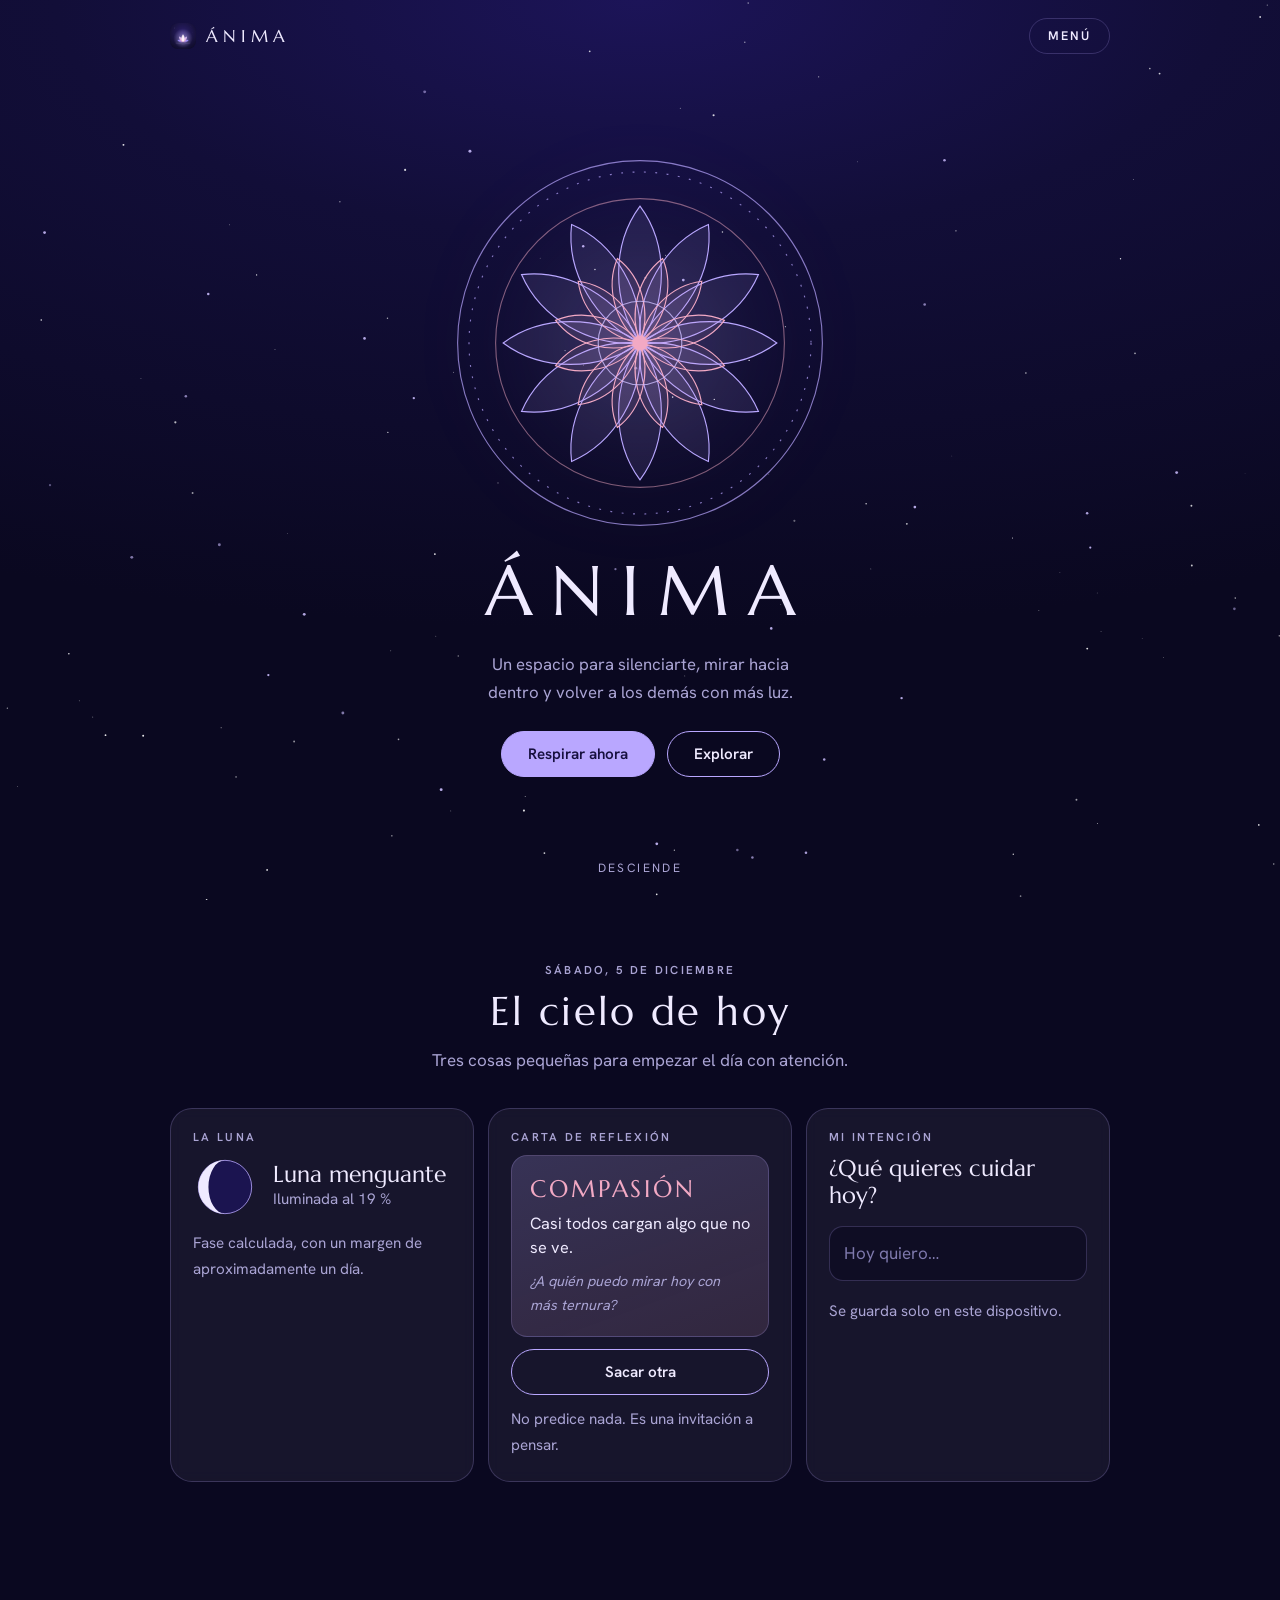
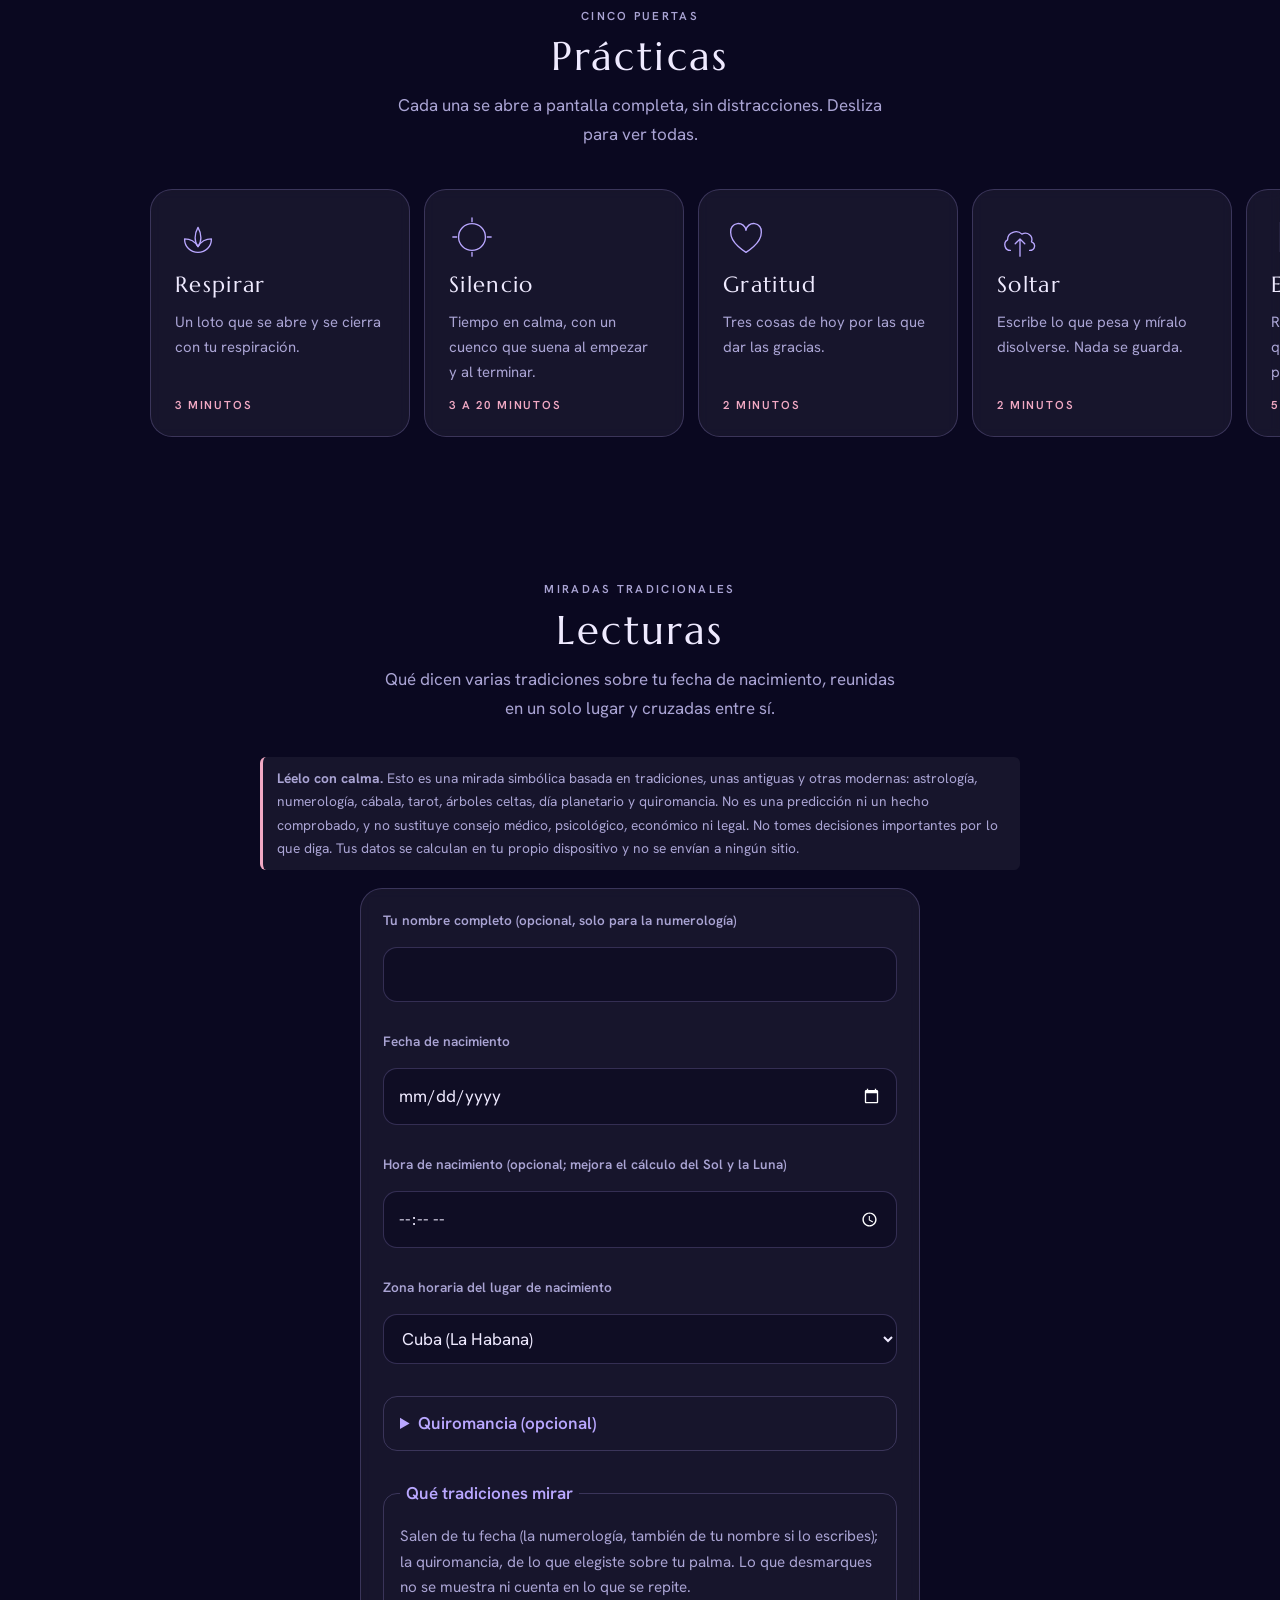
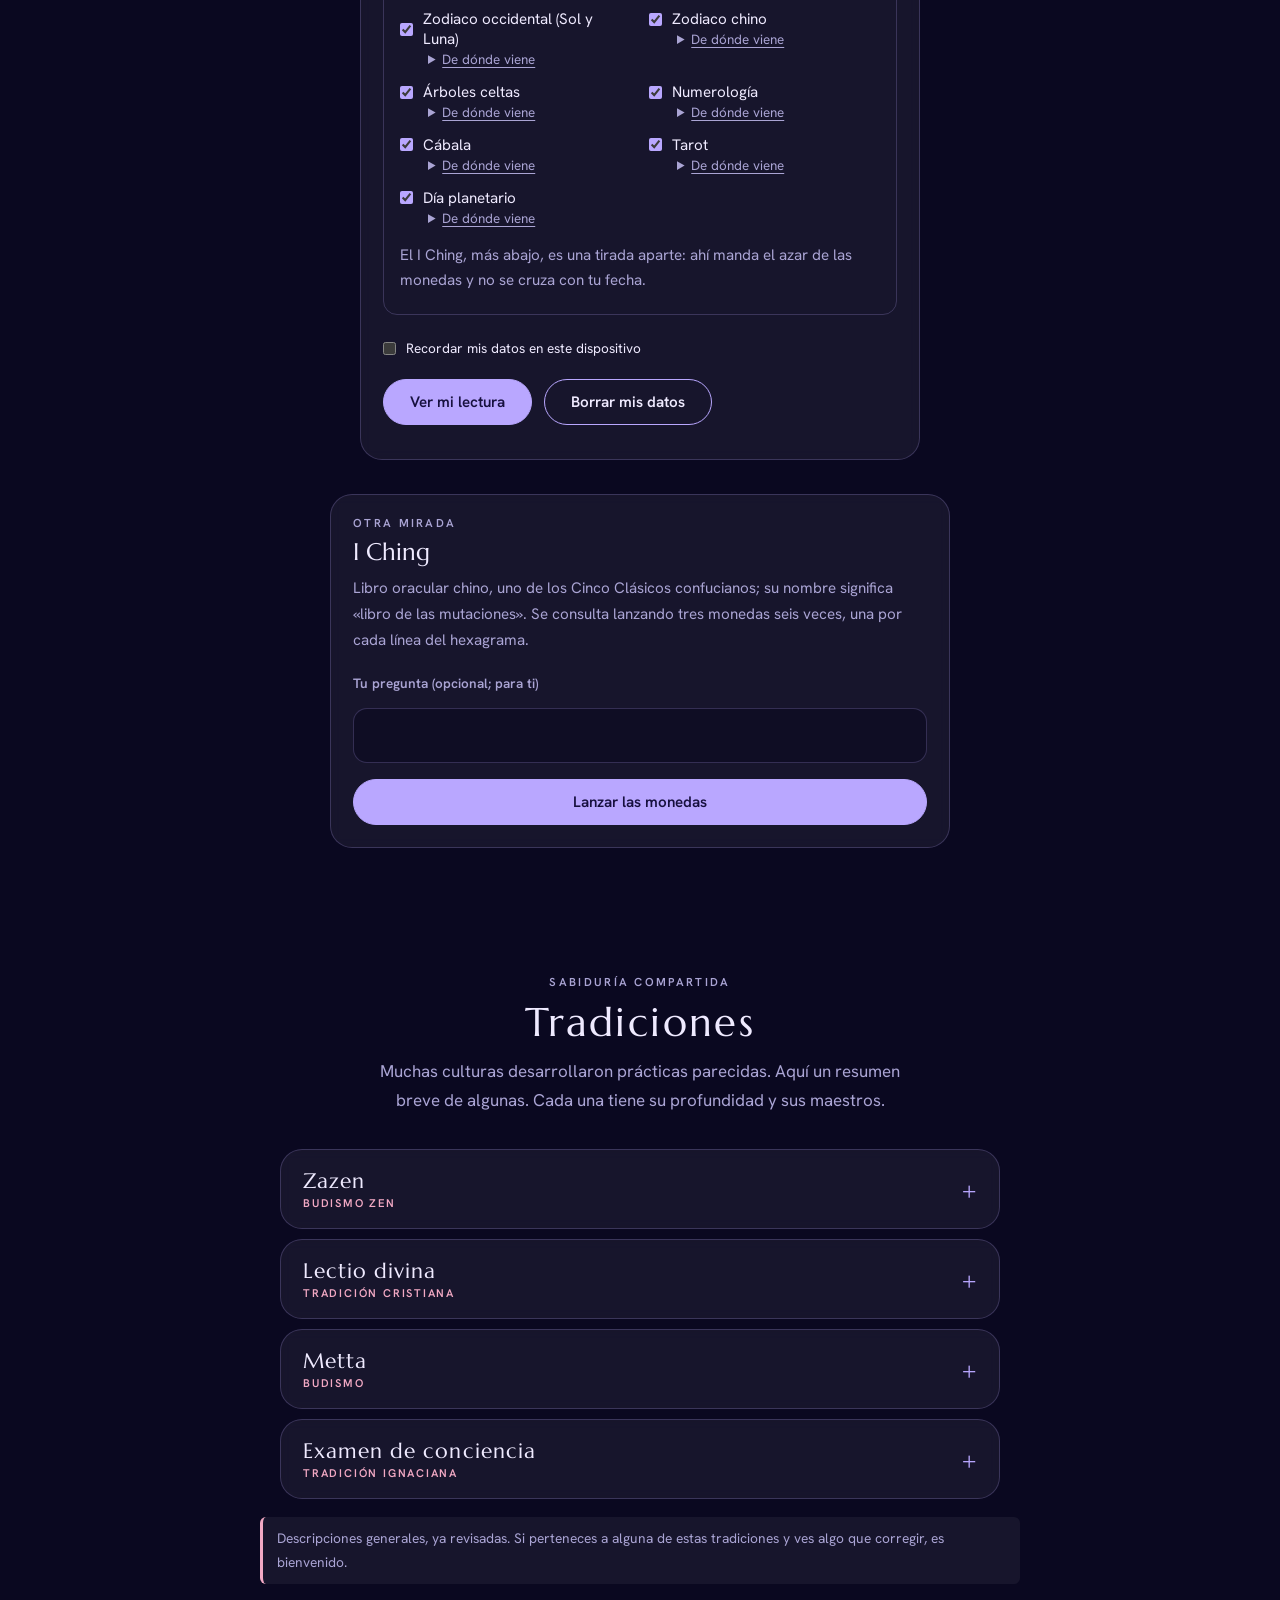
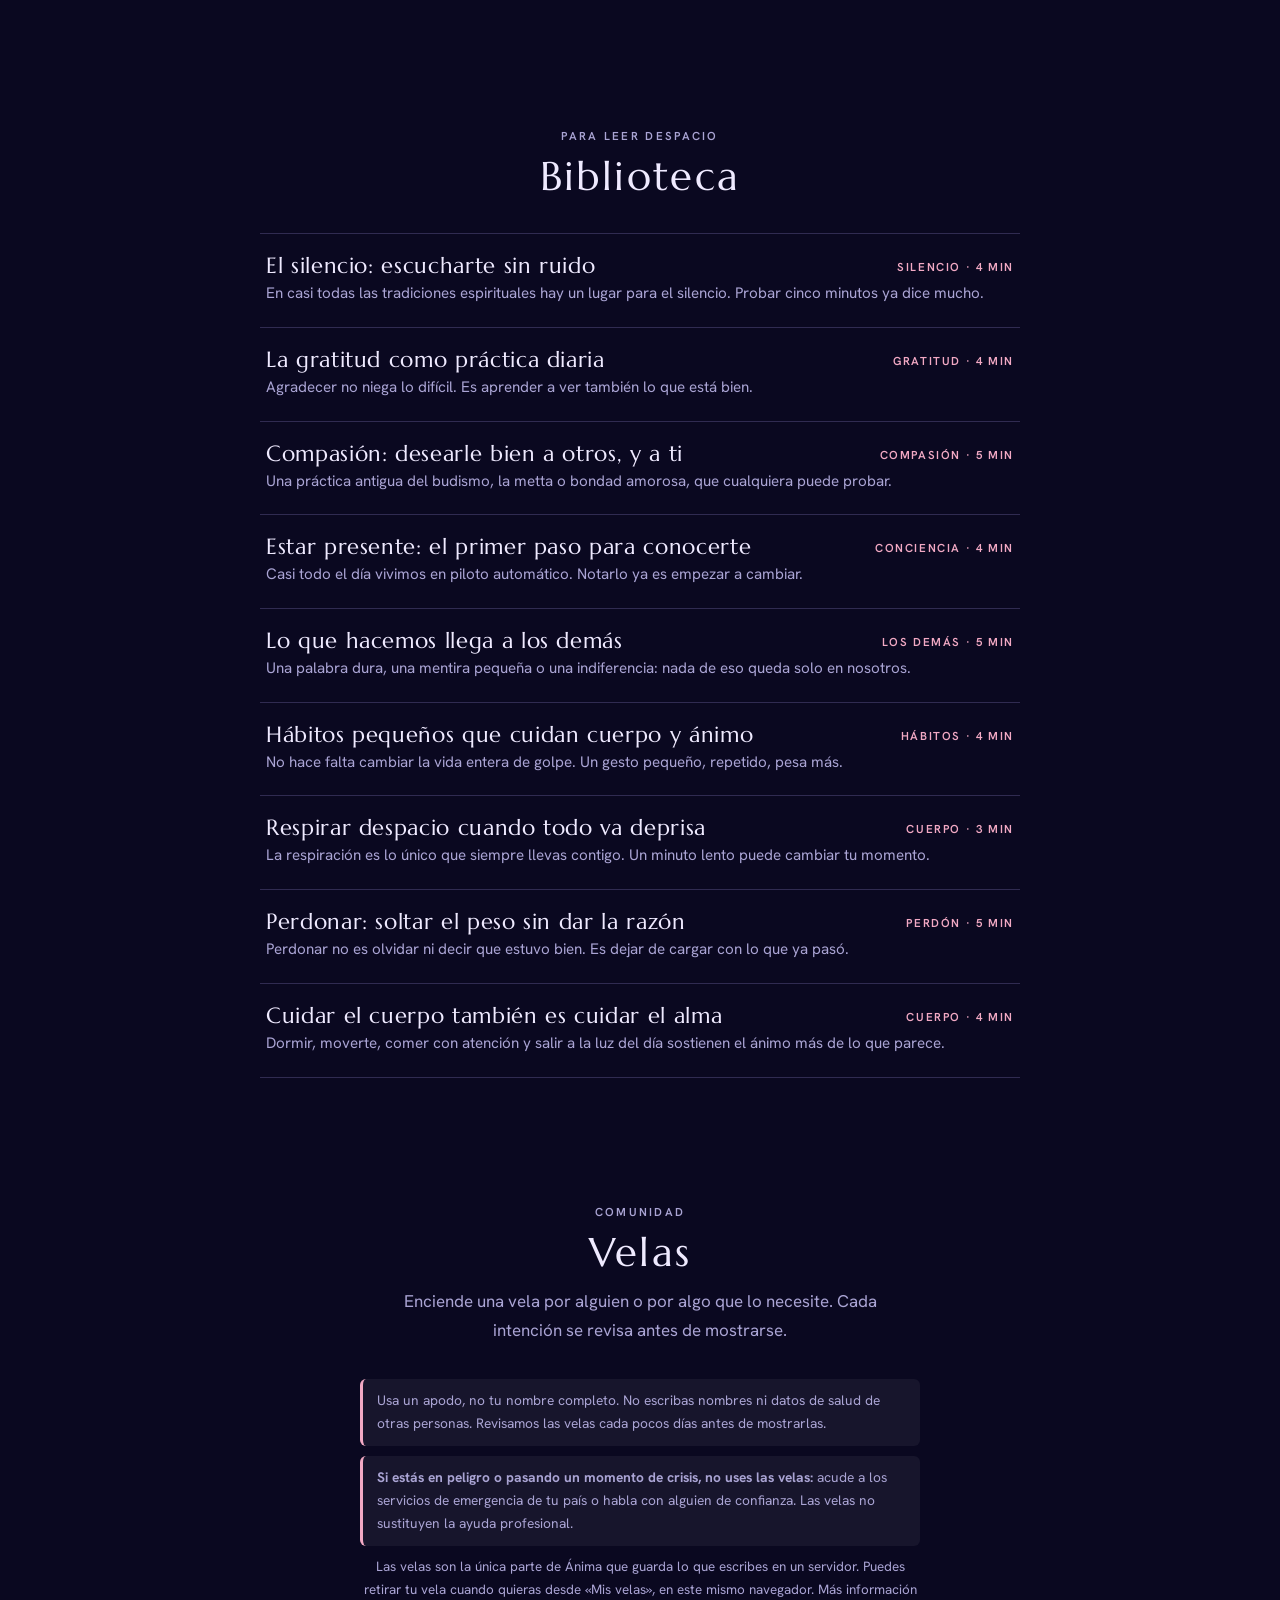
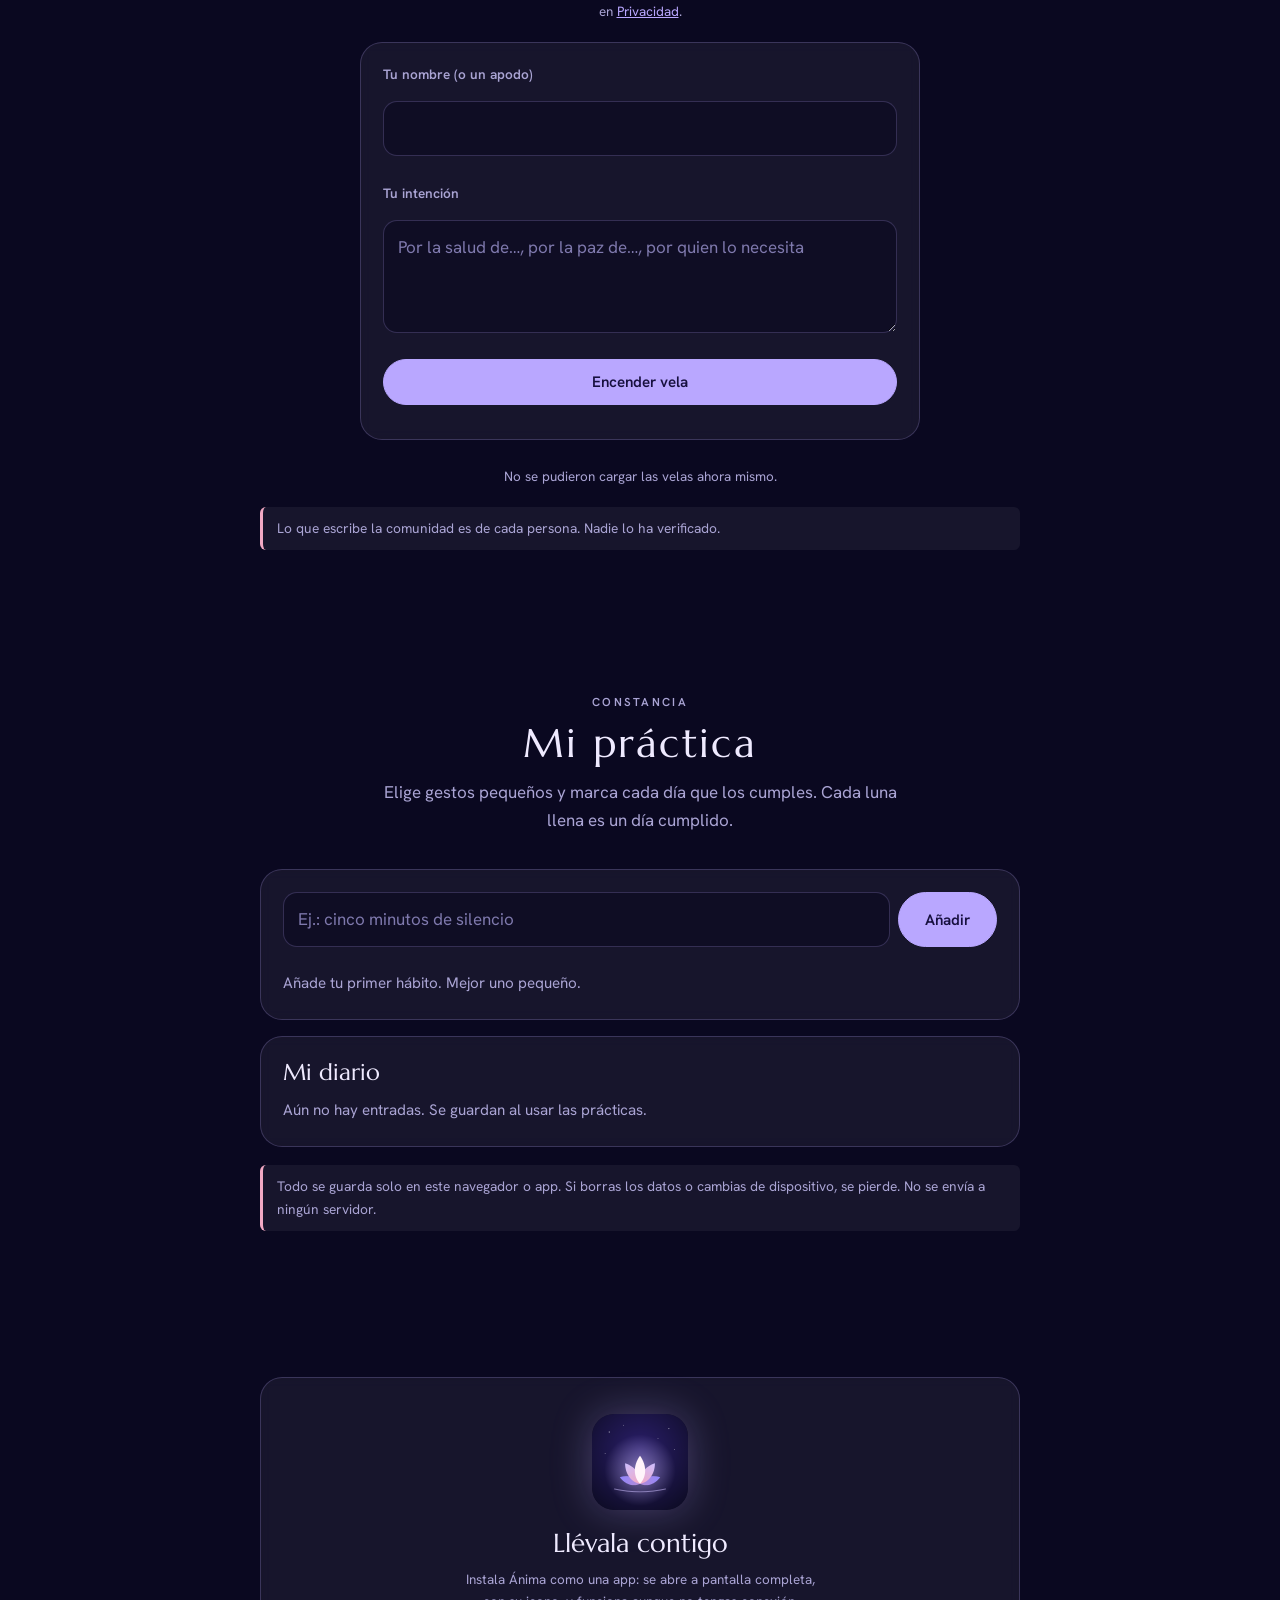
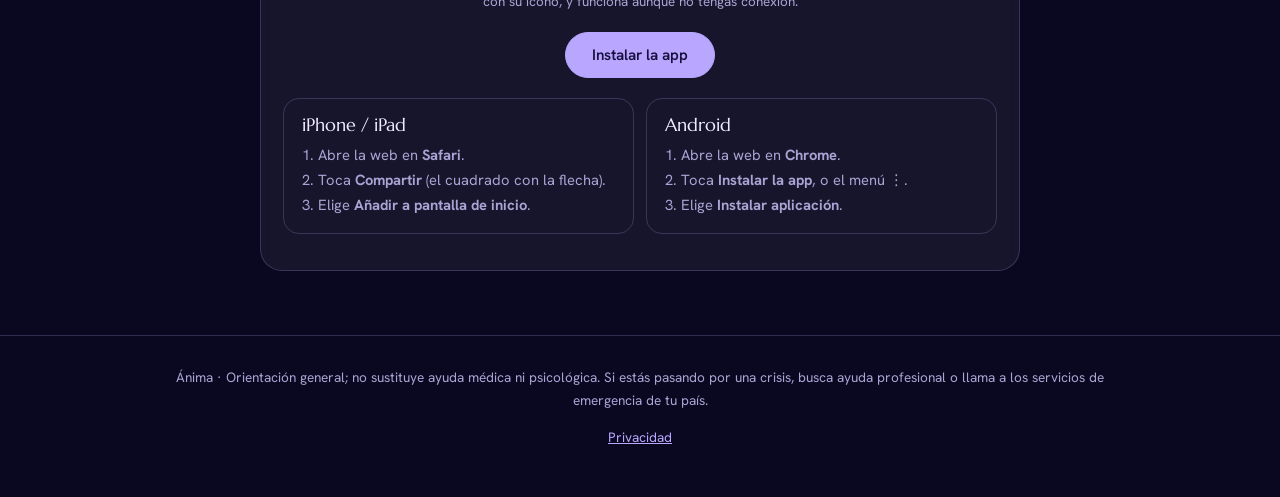
<file: index.html>
<!DOCTYPE html>
<html lang="es">
<head>
<meta charset="utf-8">
<meta name="viewport" content="width=device-width,initial-scale=1,viewport-fit=cover">
<title>Ánima · silencio, conciencia y espíritu</title>
<meta name="description" content="Un espacio para silenciarte, mirar hacia dentro y volver a los demás con más luz: prácticas, lecturas y comunidad.">
<link rel="canonical" href="https://animaquieta.app/">
<meta property="og:title" content="Ánima"><meta property="og:description" content="Un espacio para silenciarte, mirar hacia dentro y volver a los demás con más luz."><meta property="og:type" content="website"><meta property="og:url" content="https://animaquieta.app/"><meta property="og:image" content="https://animaquieta.app/icons/icon-512.png">
<meta name="theme-color" content="#0a0820">
<meta name="apple-mobile-web-app-capable" content="yes"><meta name="mobile-web-app-capable" content="yes">
<meta name="apple-mobile-web-app-title" content="Ánima"><meta name="apple-mobile-web-app-status-bar-style" content="black-translucent">
<link rel="manifest" href="/manifest.webmanifest">
<link rel="icon" type="image/png" href="/icons/favicon-32.png">
<link rel="apple-touch-icon" href="/icons/apple-touch-icon.png">
<link rel="preload" href="/fuentes/Marcellus-400.woff2" as="font" type="font/woff2" crossorigin>
<link rel="stylesheet" href="/estilo.css">
</head>
<body>
<canvas class="estrellas" id="estrellas" aria-hidden="true"></canvas>

<header class="cab"><div class="ancho">
  <a class="marca" href="#inicio"><img src="/icons/favicon-32.png" alt="" width="26" height="26">Ánima</a>
  <button class="btn-menu" id="abrir-menu" type="button" aria-expanded="false" aria-controls="menu">Menú</button>
</div></header>

<div class="vidrio capa-banner oculto" id="capa-banner" role="region" aria-label="Capa Cuba">
  <p>¿Quieres ver la capa de Cuba? Reúne información sobre los orishas, el sincretismo y las formas de adivinación afrocubanas, con la fuente de cada dato.</p>
  <button class="boton lleno" id="capa-si" type="button">Activar</button><button class="boton" id="capa-no" type="button">Ahora no</button>
</div>

<nav class="menu" id="menu" aria-label="Principal" aria-hidden="true">
  <button class="btn-menu cerrar" id="cerrar-menu" type="button">Cerrar</button>
  <a href="#hoy">Hoy</a><a href="#practicas">Prácticas</a><a href="#lecturas">Lecturas</a><a href="#tradiciones">Tradiciones</a><a href="#biblioteca">Biblioteca</a><a href="#velas">Velas</a><a href="#mi-practica">Mi práctica</a><a href="#instalar">Instalar</a><a id="menu-cuba" class="oculto" href="/cuba/">Cuba</a>
  <button class="btn-menu capa-estado" id="capa-toggle" type="button" aria-pressed="false">Capa Cuba: desactivada</button>
</nav>

<main>
<div class="hero" id="inicio">
  <svg class="mandala" id="mandala" viewBox="-100 -100 200 200" aria-hidden="true"></svg>
  <h1>Ánima</h1>
  <p>Un espacio para silenciarte, mirar hacia dentro y volver a los demás con más luz.</p>
  <div class="botones">
    <button class="boton lleno" type="button" data-abrir="resp">Respirar ahora</button>
    <a class="boton" href="#hoy">Explorar</a>
  </div>
  <a class="baja" href="#hoy">Desciende</a>
</div>

<section id="hoy"><div class="ancho">
  <div class="enc aparece"><span class="etq" id="fecha-hoy">Hoy</span><h2>El cielo de hoy</h2><p>Tres cosas pequeñas para empezar el día con atención.</p></div>
  <div class="hoy">
    <div class="vidrio tile aparece">
      <span class="etq">La luna</span>
      <div class="luna-fila"><svg id="luna-svg" viewBox="-24 -24 48 48" aria-hidden="true"></svg><div><h3 id="luna-nombre">…</h3><p id="luna-info"></p></div></div>
      <p class="nota">Fase calculada, con un margen de aproximadamente un día.</p>
    </div>
    <div class="vidrio tile aparece">
      <span class="etq">Carta de reflexión</span>
      <div class="carta"><div class="carta-i" id="carta"></div></div>
      <button class="boton" type="button" id="otra-carta">Sacar otra</button>
      <p class="nota">No predice nada. Es una invitación a pensar.</p>
    </div>
    <div class="vidrio tile aparece">
      <span class="etq">Mi intención</span>
      <h3 id="intencion-titulo">¿Qué quieres cuidar hoy?</h3>
      <input id="intencion" maxlength="120" placeholder="Hoy quiero…" aria-label="Mi intención de hoy" autocomplete="off">
      <p class="nota" id="intencion-nota">Se guarda solo en este dispositivo.</p>
    </div>
  </div>
</div></section>

<section id="practicas"><div class="ancho">
  <div class="enc aparece"><span class="etq">Cinco puertas</span><h2>Prácticas</h2><p>Cada una se abre a pantalla completa, sin distracciones. Desliza para ver todas.</p></div>
</div>
<div class="tiras" tabindex="0" aria-label="Prácticas">
  <button class="vidrio prac" type="button" data-abrir="resp"><svg viewBox="0 0 48 48"><path d="M24 40c-8 0-14-6-14-14 6 0 11 3 14 8 3-5 8-8 14-8 0 8-6 14-14 14Z"/><path d="M24 34c-4-5-4-13 0-20 4 7 4 15 0 20Z"/></svg><h3>Respirar</h3><p>Un loto que se abre y se cierra con tu respiración.</p><span class="dur">3 minutos</span></button>
  <button class="vidrio prac" type="button" data-abrir="silencio"><svg viewBox="0 0 48 48"><circle cx="24" cy="24" r="14"/><path d="M24 4v4M24 40v4M4 24h4M40 24h4"/></svg><h3>Silencio</h3><p>Tiempo en calma, con un cuenco que suena al empezar y al terminar.</p><span class="dur">3 a 20 minutos</span></button>
  <button class="vidrio prac" type="button" data-abrir="gratitud"><svg viewBox="0 0 48 48"><path d="M24 40S8 31 8 19a8 8 0 0 1 16-2 8 8 0 0 1 16 2c0 12-16 21-16 21Z"/></svg><h3>Gratitud</h3><p>Tres cosas de hoy por las que dar las gracias.</p><span class="dur">2 minutos</span></button>
  <button class="vidrio prac" type="button" data-abrir="soltar"><svg viewBox="0 0 48 48"><path d="M14 38c-6 0-8-8-3-11 0-8 10-11 15-6 6-3 12 2 10 8 5 2 4 9-2 9"/><path d="M24 44V26M19 31l5-5 5 5"/></svg><h3>Soltar</h3><p>Escribe lo que pesa y míralo disolverse. Nada se guarda.</p><span class="dur">2 minutos</span></button>
  <button class="vidrio prac" type="button" data-abrir="examen"><svg viewBox="0 0 48 48"><path d="M10 8h28v32H10z"/><path d="M16 17h16M16 24h16M16 31h9"/></svg><h3>Examen del día</h3><p>Repasar con honestidad a quién ayudaste y a quién pudiste herir.</p><span class="dur">5 minutos</span></button>
</div></section>

<section id="lecturas"><div class="ancho">
  <div class="enc aparece"><span class="etq">Miradas tradicionales</span><h2>Lecturas</h2><p>Qué dicen varias tradiciones sobre tu fecha de nacimiento, reunidas en un solo lugar y cruzadas entre sí.</p></div>
  <div class="aviso lec-aviso"><b>Léelo con calma.</b> Esto es una mirada simbólica basada en tradiciones, unas antiguas y otras modernas: astrología, numerología, cábala, tarot, árboles celtas, día planetario y quiromancia. No es una predicción ni un hecho comprobado, y no sustituye consejo médico, psicológico, económico ni legal. No tomes decisiones importantes por lo que diga. Tus datos se calculan en tu propio dispositivo y no se envían a ningún sitio.</div>
  <form class="vidrio tile lec-form" id="lec-form" novalidate>
    <label for="lec-nombre" style="margin-top:0">Tu nombre completo <span class="nota">(opcional, solo para la numerología)</span></label>
    <input id="lec-nombre" maxlength="80" autocomplete="name">
    <label for="lec-fecha">Fecha de nacimiento</label>
    <input id="lec-fecha" type="date" required>
    <label for="lec-hora">Hora de nacimiento <span class="nota">(opcional; mejora el cálculo del Sol y la Luna)</span></label>
    <input id="lec-hora" type="time">
    <label for="lec-tz">Zona horaria del lugar de nacimiento</label>
    <select id="lec-tz"></select>
    <details class="lec-palma"><summary>Quiromancia (opcional)</summary>
      <p class="nota">Mira la palma de tu mano dominante y elige lo que más se parezca. Si no estás seguro, déjalo como está.</p>
      <label for="lec-corazon">Línea del corazón (la de arriba)</label>
      <select id="lec-corazon"><option value="">No lo sé</option><option value="curva">Curva, sube hacia los dedos</option><option value="recta">Recta, casi horizontal</option></select>
      <label for="lec-cabeza">Línea de la cabeza (la del medio)</label>
      <select id="lec-cabeza"><option value="">No lo sé</option><option value="recta">Recta, cruza la palma</option><option value="curva">Curva, baja hacia la muñeca</option></select>
      <label for="lec-vida">Línea de la vida (rodea el pulgar)</label>
      <select id="lec-vida"><option value="">No lo sé</option><option value="amplia">Amplia y curva</option><option value="cerrada">Pegada al pulgar</option></select>
    </details>
    <fieldset class="lec-trads" id="lec-trads">
      <legend id="lec-trads-titulo">Qué tradiciones mirar</legend>
      <p class="nota" id="lec-trads-nota"></p>
      <div class="lec-trads-lista" id="lec-trads-lista"></div>
      <p class="nota" id="lec-trads-iching"></p>
    </fieldset>
    <label class="lec-check"><input type="checkbox" id="lec-recordar"> Recordar mis datos en este dispositivo</label>
    <div class="botones" style="justify-content:flex-start"><button class="boton lleno" type="submit">Ver mi lectura</button><button class="boton" type="button" id="lec-borrar">Borrar mis datos</button></div>
    <p class="nota" id="lec-error" role="alert"></p>
  </form>
  <div id="lec-resultado" hidden>
    <div id="lec-resumen" class="lec-resumen"></div>
    <div class="selector" id="lec-tabs" role="tablist" aria-label="Periodo de la lectura">
      <button class="chip" role="tab" id="lec-tab-nacimiento" aria-controls="lec-panel" data-t="nacimiento" aria-selected="true" tabindex="0" type="button">Tu base</button>
      <button class="chip" role="tab" id="lec-tab-hoy" aria-controls="lec-panel" data-t="hoy" aria-selected="false" tabindex="-1" type="button">Hoy</button>
      <button class="chip" role="tab" id="lec-tab-mes" aria-controls="lec-panel" data-t="mes" aria-selected="false" tabindex="-1" type="button">Este mes</button>
      <button class="chip" role="tab" id="lec-tab-ano" aria-controls="lec-panel" data-t="ano" aria-selected="false" tabindex="-1" type="button">Este año</button>
    </div>
    <div id="lec-panel" role="tabpanel" aria-labelledby="lec-tab-nacimiento">
      <div class="lec-cuerpo" id="lec-cuerpo"></div>
      <section class="vidrio lec-coin" id="lec-repite" aria-labelledby="lec-repite-titulo">
        <h3 id="lec-repite-titulo">Lo que se repite y lo que te dice algo</h3>
        <div id="lec-repite-vivo" aria-live="polite">
          <div class="lec-parte" id="lec-parte-a"></div>
          <div class="lec-parte" id="lec-parte-b"></div>
          <div id="lec-parte-c"></div>
        </div>
        <div id="lec-parte-azar"></div>
      </section>
    </div>
  </div>
  <div class="vidrio tile lec-iching" id="iching">
    <span class="etq">Otra mirada</span><h3>I Ching</h3>
    <p class="nota">Libro oracular chino, uno de los Cinco Clásicos confucianos; su nombre significa «libro de las mutaciones». Se consulta lanzando tres monedas seis veces, una por cada línea del hexagrama.</p>
    <label for="ic-pregunta">Tu pregunta <span class="nota">(opcional; para ti)</span></label>
    <input id="ic-pregunta" maxlength="160" autocomplete="off">
    <button class="boton lleno" id="ic-lanzar" type="button">Lanzar las monedas</button>
    <div id="ic-resultado" hidden></div>
  </div>
</div></section>


<section id="tradiciones"><div class="ancho">
  <div class="enc aparece"><span class="etq">Sabiduría compartida</span><h2>Tradiciones</h2><p>Muchas culturas desarrollaron prácticas parecidas. Aquí un resumen breve de algunas. Cada una tiene su profundidad y sus maestros.</p></div>
  <div class="trad">
    <details class="vidrio"><summary><span>Zazen<small>Budismo zen</small></span></summary><div class="c"><p>Meditación sentada propia del budismo zen. Se practica con la espalda erguida, en silencio, atendiendo a la respiración y dejando pasar los pensamientos sin perseguirlos.</p><p>Puedes acercarte en la <a href="#practicas">sala de silencio</a>.</p></div></details>
    <details class="vidrio"><summary><span>Lectio divina<small>Tradición cristiana</small></span></summary><div class="c"><p>Lectura lenta y orante de un texto sagrado. Se lee despacio, se medita lo que resuena, se responde con la oración y se descansa en silencio.</p></div></details>
    <details class="vidrio"><summary><span>Metta<small>Budismo</small></span></summary><div class="c"><p>«Bondad amorosa». Consiste en repetir en silencio deseos de bienestar, primero hacia uno mismo y luego hacia otras personas, ampliando poco a poco el círculo.</p><p data-articulo="compasion-metta">Hay un <a href="/articulos/compasion-metta/">artículo</a> con una versión sencilla.</p></div></details>
    <details class="vidrio"><summary><span>Examen de conciencia<small>Tradición ignaciana</small></span></summary><div class="c"><p>Un repaso breve del día en la tradición cristiana ignaciana: agradecer, mirar con honestidad lo vivido, pedir perdón y mirar al día siguiente.</p><p>Es la base del <a href="#practicas">examen del día</a> de esta web.</p></div></details>
  </div>
  <p class="aviso">Descripciones generales, ya revisadas. Si perteneces a alguna de estas tradiciones y ves algo que corregir, es bienvenido.</p>
</div></section>

<section id="cuba" class="oculto"><div class="ancho">
  <div class="vidrio cuba-teaser">
    <span class="etq">Capa Cuba</span><h2>Tradiciones afrocubanas</h2>
    <p>Los orishas y sus santos católicos, el sincretismo, y cómo adivinan la Regla de Ocha (caracoles), Ifá (tablero de Orula) y Palo Monte. Cada dato indica de qué fuente sale.</p>
    <a class="boton lleno" href="/cuba/">Entrar a la capa Cuba</a>
    <p class="nota">Información cultural, no una consulta. Contenido revisado por practicantes. Las prácticas y su interpretación varían según la región de Cuba: aquí se recoge una versión general, y hay otras versiones.</p>
  </div>
</div></section>

<section id="biblioteca"><div class="ancho">
  <div class="enc aparece"><span class="etq">Para leer despacio</span><h2>Biblioteca</h2></div>
  <div class="lista" id="lista-articulos"></div>
</div></section>

<section id="velas"><div class="ancho">
  <div class="enc aparece"><span class="etq">Comunidad</span><h2>Velas</h2><p>Enciende una vela por alguien o por algo que lo necesite. Cada intención se revisa antes de mostrarse.</p></div>
  <div class="com-avisos">
    <p class="aviso">Usa un apodo, no tu nombre completo. No escribas nombres ni datos de salud de otras personas. Revisamos las velas cada pocos días antes de mostrarlas.</p>
    <p class="aviso"><b>Si estás en peligro o pasando un momento de crisis, no uses las velas:</b> acude a los servicios de emergencia de tu país o habla con alguien de confianza. Las velas no sustituyen la ayuda profesional.</p>
    <p class="nota">Las velas son la única parte de Ánima que guarda lo que escribes en un servidor. Puedes retirar tu vela cuando quieras desde «Mis velas», en este mismo navegador. Más información en <a href="/privacidad/">Privacidad</a>.</p>
  </div>
  <div class="vidrio tile" id="com-activa" style="max-width:560px;margin:0 auto">
    <label for="com-nombre" style="margin-top:0">Tu nombre (o un apodo)</label><input id="com-nombre" maxlength="40" autocomplete="nickname">
    <label for="com-texto">Tu intención</label><textarea id="com-texto" rows="3" maxlength="300" placeholder="Por la salud de…, por la paz de…, por quien lo necesita"></textarea>
    <button class="boton lleno" id="com-enviar" type="button" style="margin-top:8px">Encender vela</button><span id="com-ok" class="nota" role="status"></span>
  </div>
  <div class="vidrio tile mis-velas oculto" id="mis-velas">
    <h3>Mis velas</h3>
    <p>Las velas que enviaste desde este navegador. Puedes retirarlas cuando quieras: se borran de verdad, estén aprobadas o no.</p>
    <div id="mis-lista"></div>
  </div>
  <p class="nota mis-ok" id="mis-ok" role="status"></p>
  <p class="aviso oculto" id="com-inactiva">Las velas todavía no están conectadas. Cuando se active, podrás encender una y ver las de otras personas.</p>
  <div class="velas" id="com-lista"></div>
  <p class="aviso">Lo que escribe la comunidad es de cada persona. Nadie lo ha verificado.</p>
</div></section>

<section id="mi-practica"><div class="ancho">
  <div class="enc aparece"><span class="etq">Constancia</span><h2>Mi práctica</h2><p>Elige gestos pequeños y marca cada día que los cumples. Cada luna llena es un día cumplido.</p></div>
  <div class="practica">
    <div class="vidrio tile">
      <div class="fila"><input id="nuevo-habito" placeholder="Ej.: cinco minutos de silencio" maxlength="80" aria-label="Nuevo hábito"><button class="boton lleno" id="add-habito" type="button">Añadir</button></div>
      <div id="lista-habitos"></div>
    </div>
    <div class="vidrio tile"><h3>Mi diario</h3><div id="lista-diario"><p class="nota">Aún no hay entradas. Se guardan al usar las prácticas.</p></div></div>
  </div>
  <p class="aviso">Todo se guarda solo en este navegador o app. Si borras los datos o cambias de dispositivo, se pierde. No se envía a ningún servidor.</p>
</div></section>

<section id="instalar"><div class="ancho">
  <div class="vidrio instalar aparece">
    <img src="/icons/icon-192.png" alt="" width="96" height="96">
    <h2>Llévala contigo</h2>
    <p class="nota" style="max-width:46ch;margin:10px auto 18px">Instala Ánima como una app: se abre a pantalla completa, con su icono, y funciona aunque no tengas conexión.</p>
    <button class="boton lleno" id="instalar-btn" type="button" hidden>Instalar la app</button>
    <div class="pasos">
      <div><h3>iPhone / iPad</h3><p>1. Abre la web en <b>Safari</b>.<br>2. Toca <b>Compartir</b> (el cuadrado con la flecha).<br>3. Elige <b>Añadir a pantalla de inicio</b>.</p></div>
      <div><h3>Android</h3><p>1. Abre la web en <b>Chrome</b>.<br>2. Toca <b>Instalar la app</b>, o el menú ⋮.<br>3. Elige <b>Instalar aplicación</b>.</p></div>
    </div>
  </div>
</div></section>
</main>

<footer><div class="ancho">Ánima · Orientación general; no sustituye ayuda médica ni psicológica. Si estás pasando por una crisis, busca ayuda profesional o llama a los servicios de emergencia de tu país.</div><div class="ancho pie-enlaces"><a href="/privacidad/">Privacidad</a></div></footer>

<!-- salas de practica -->
<div class="sala" id="sala" role="dialog" aria-modal="true" aria-label="Práctica" aria-hidden="true">
  <button class="btn-menu cerrar" id="cerrar-sala" type="button">Cerrar</button>

  <div class="panel" id="s-resp" hidden>
    <h2>Respirar</h2>
    <div class="selector"><button class="chip" type="button" data-patron="calma" aria-pressed="true">Calma 4·4·6</button><button class="chip" type="button" data-patron="caja" aria-pressed="false">Caja 4·4·4·4</button></div>
    <div class="loto"><svg id="loto" viewBox="-100 -100 200 200" aria-hidden="true"></svg><b id="loto-texto">Listo</b></div>
    <p id="resp-estado">Siéntate cómodo y sigue la flor.</p>
    <button class="boton lleno" id="resp-inicio" type="button">Comenzar</button>
    <p class="nota">Si te mareas o te incomoda, para y respira con normalidad. Es relajación, no un tratamiento.</p>
  </div>

  <div class="panel" id="s-silencio" hidden>
    <h2>Silencio</h2>
    <label for="med-min" style="text-align:center">Duración</label>
    <select id="med-min" style="max-width:240px"><option value="3">3 minutos</option><option value="5" selected>5 minutos</option><option value="10">10 minutos</option><option value="20">20 minutos</option></select>
    <div class="reloj" id="med-reloj">05:00</div>
    <button class="boton lleno" id="med-inicio" type="button">Comenzar</button>
    <p class="nota">Siéntate, cierra los ojos y observa tu respiración. Cuando la mente se vaya, vuelve con suavidad. Un cuenco suena al empezar y al terminar.</p>
  </div>

  <div class="panel" id="s-gratitud" hidden>
    <h2>Gratitud</h2><p>Hoy estoy agradecido por…</p>
    <label for="gr1">Primera</label><input id="gr1" maxlength="200" autocomplete="off">
    <label for="gr2">Segunda</label><input id="gr2" maxlength="200" autocomplete="off">
    <label for="gr3">Tercera</label><input id="gr3" maxlength="200" autocomplete="off">
    <button class="boton lleno" id="gr-guardar" type="button">Guardar en mi diario</button><span id="gr-ok" class="nota" role="status"></span>
  </div>

  <div class="panel" id="s-soltar" hidden>
    <h2>Soltar</h2><p>Escribe lo que te pesa: un rencor, un miedo, una preocupación. Al soltarlo, se disuelve y no se guarda en ninguna parte.</p>
    <div class="suelta"><textarea id="suelta-txt" rows="5" maxlength="600" aria-label="Lo que quiero soltar" placeholder="Suelto…"></textarea></div>
    <button class="boton lleno" id="suelta-btn" type="button">Soltar</button><span id="suelta-ok" class="nota" role="status"></span>
  </div>

  <div class="panel" id="s-examen" hidden>
    <h2>Examen del día</h2><p>Mira atrás con honestidad y sin juzgarte.</p>
    <label for="ex1">¿A quién ayudé hoy?</label><textarea id="ex1" rows="2" maxlength="500"></textarea>
    <label for="ex2">¿A quién pude haber lastimado? ¿Qué puedo reparar?</label><textarea id="ex2" rows="2" maxlength="500"></textarea>
    <label for="ex3">¿Qué quiero hacer distinto mañana?</label><textarea id="ex3" rows="2" maxlength="500"></textarea>
    <button class="boton lleno" id="ex-guardar" type="button">Guardar en mi diario</button><span id="ex-ok" class="nota" role="status"></span>
  </div>
</div>

<script src="/config.js"></script>
<script src="/articulos.js"></script>
<script src="/app.js"></script>
<script src="/lecturas.js"></script>
<script src="/lecturas-ui.js"></script>
<script src="/iching.js"></script>
<script src="/capas.js"></script>
</body>
</html>
</file>
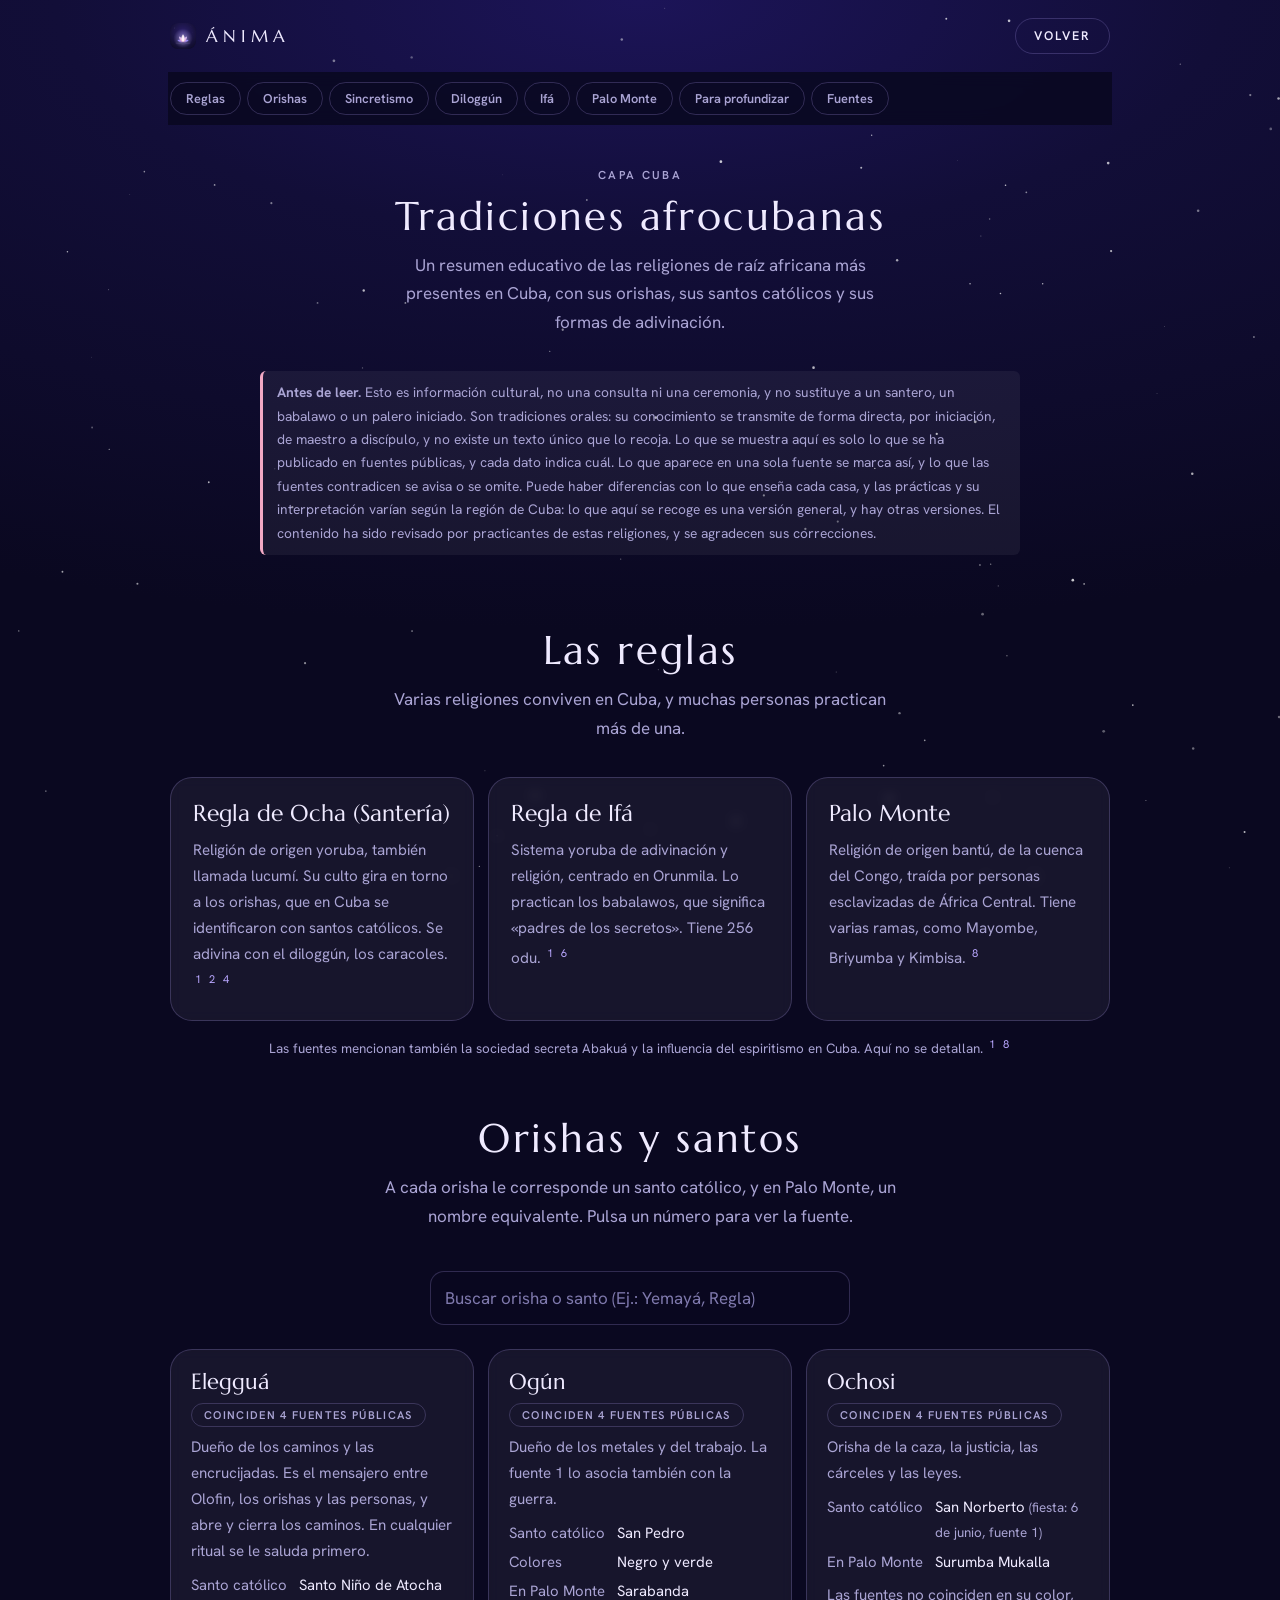
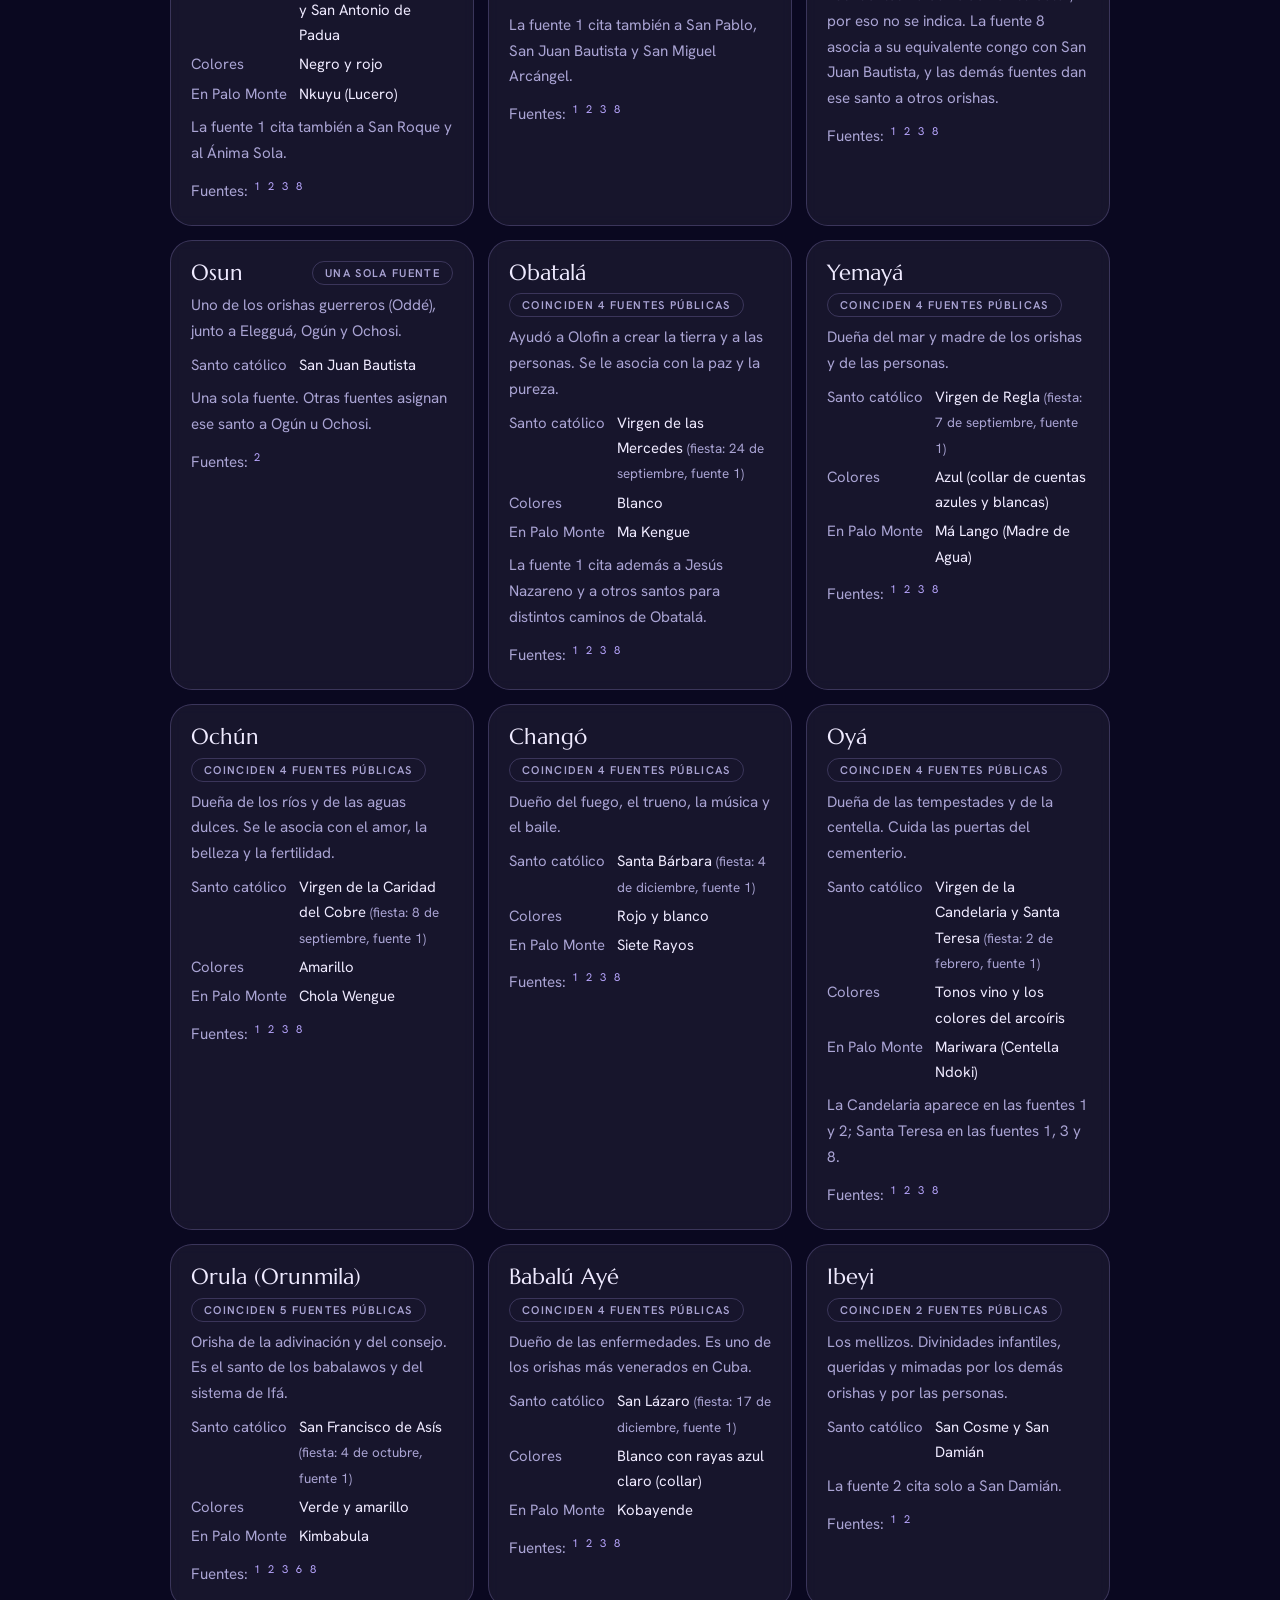
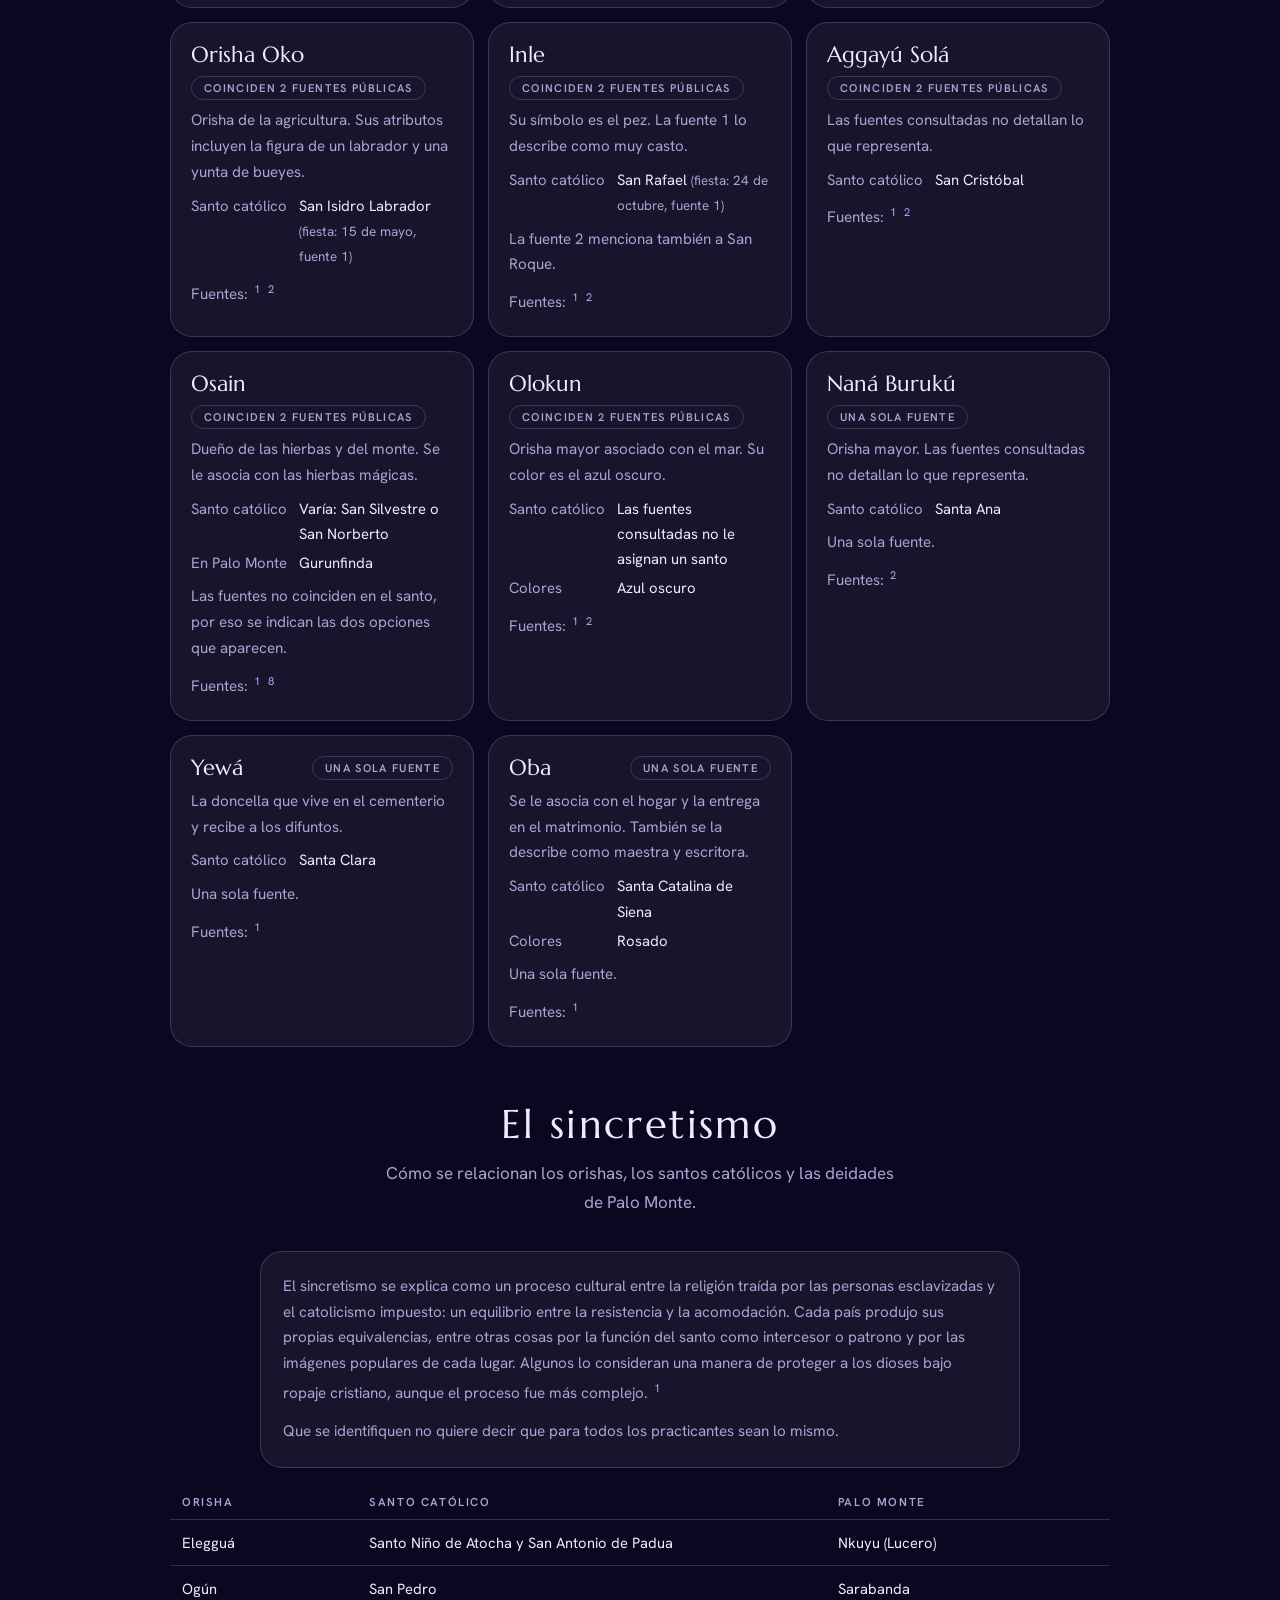
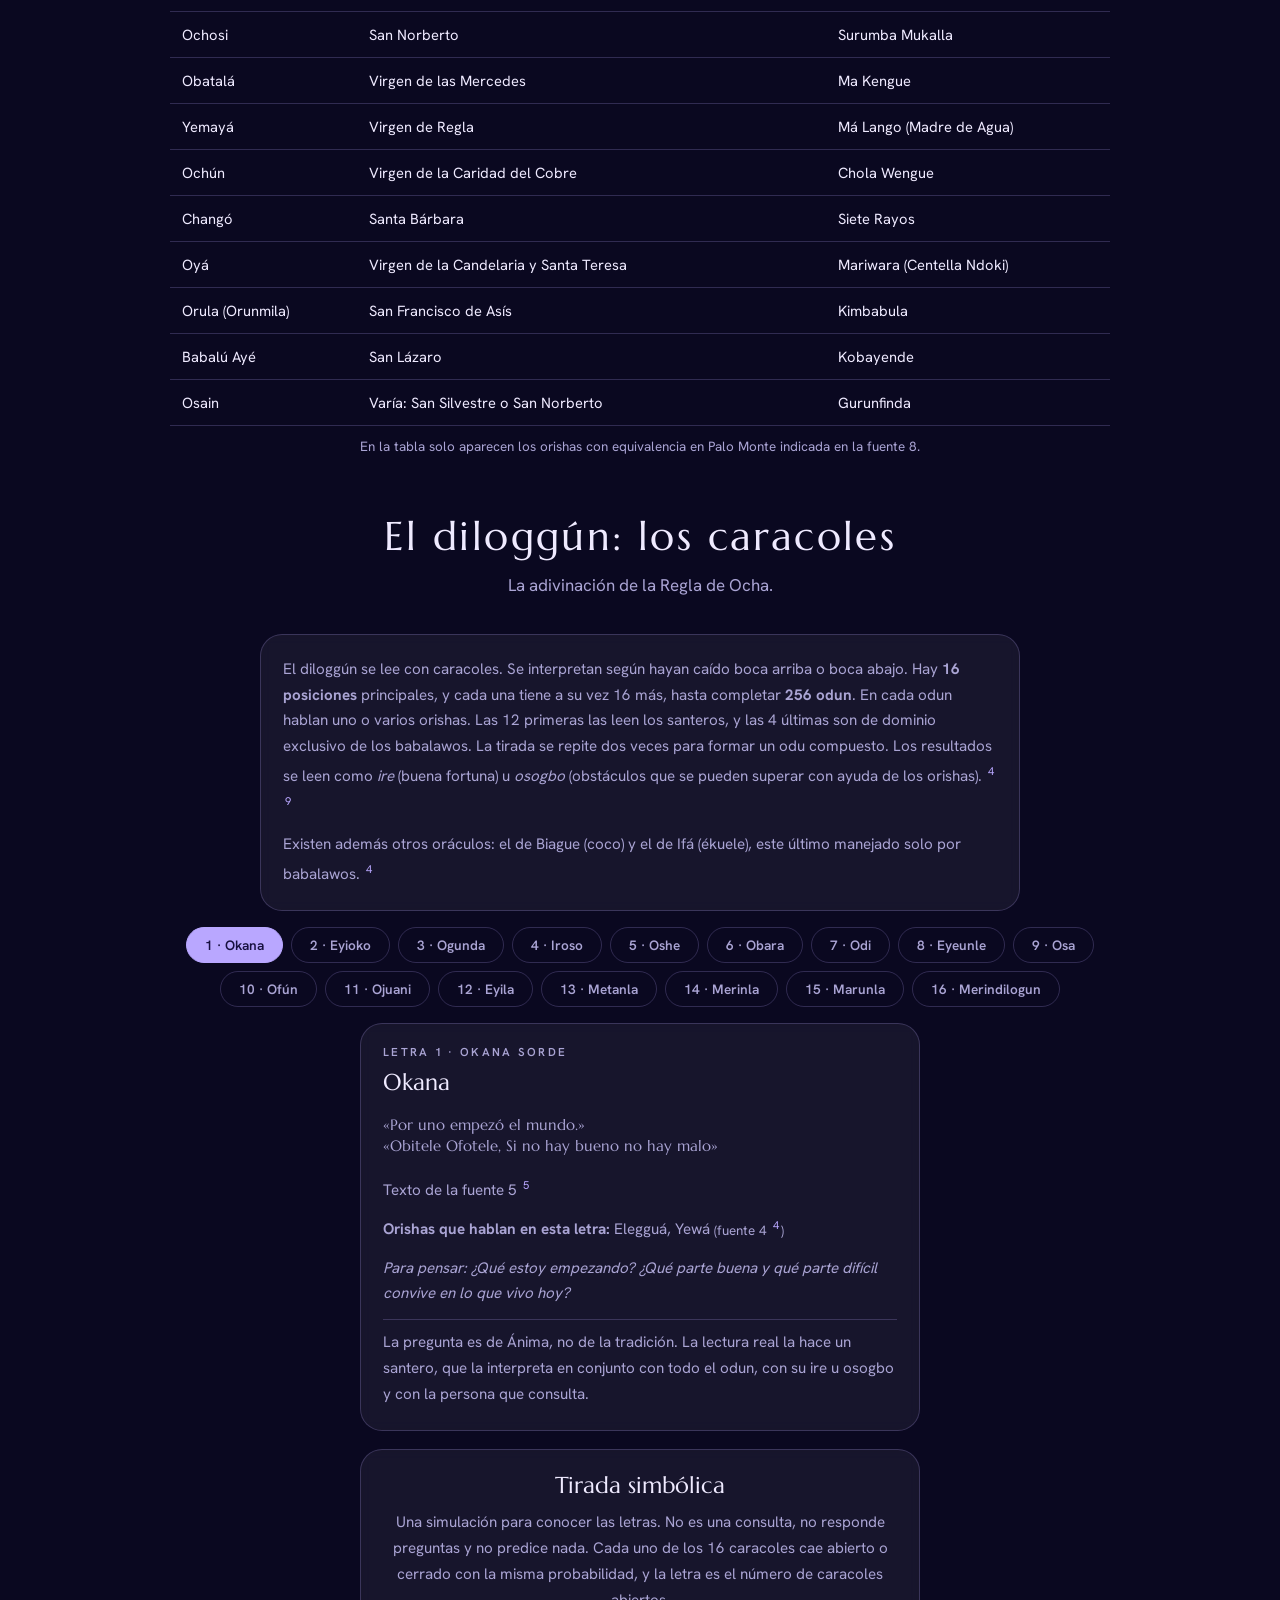
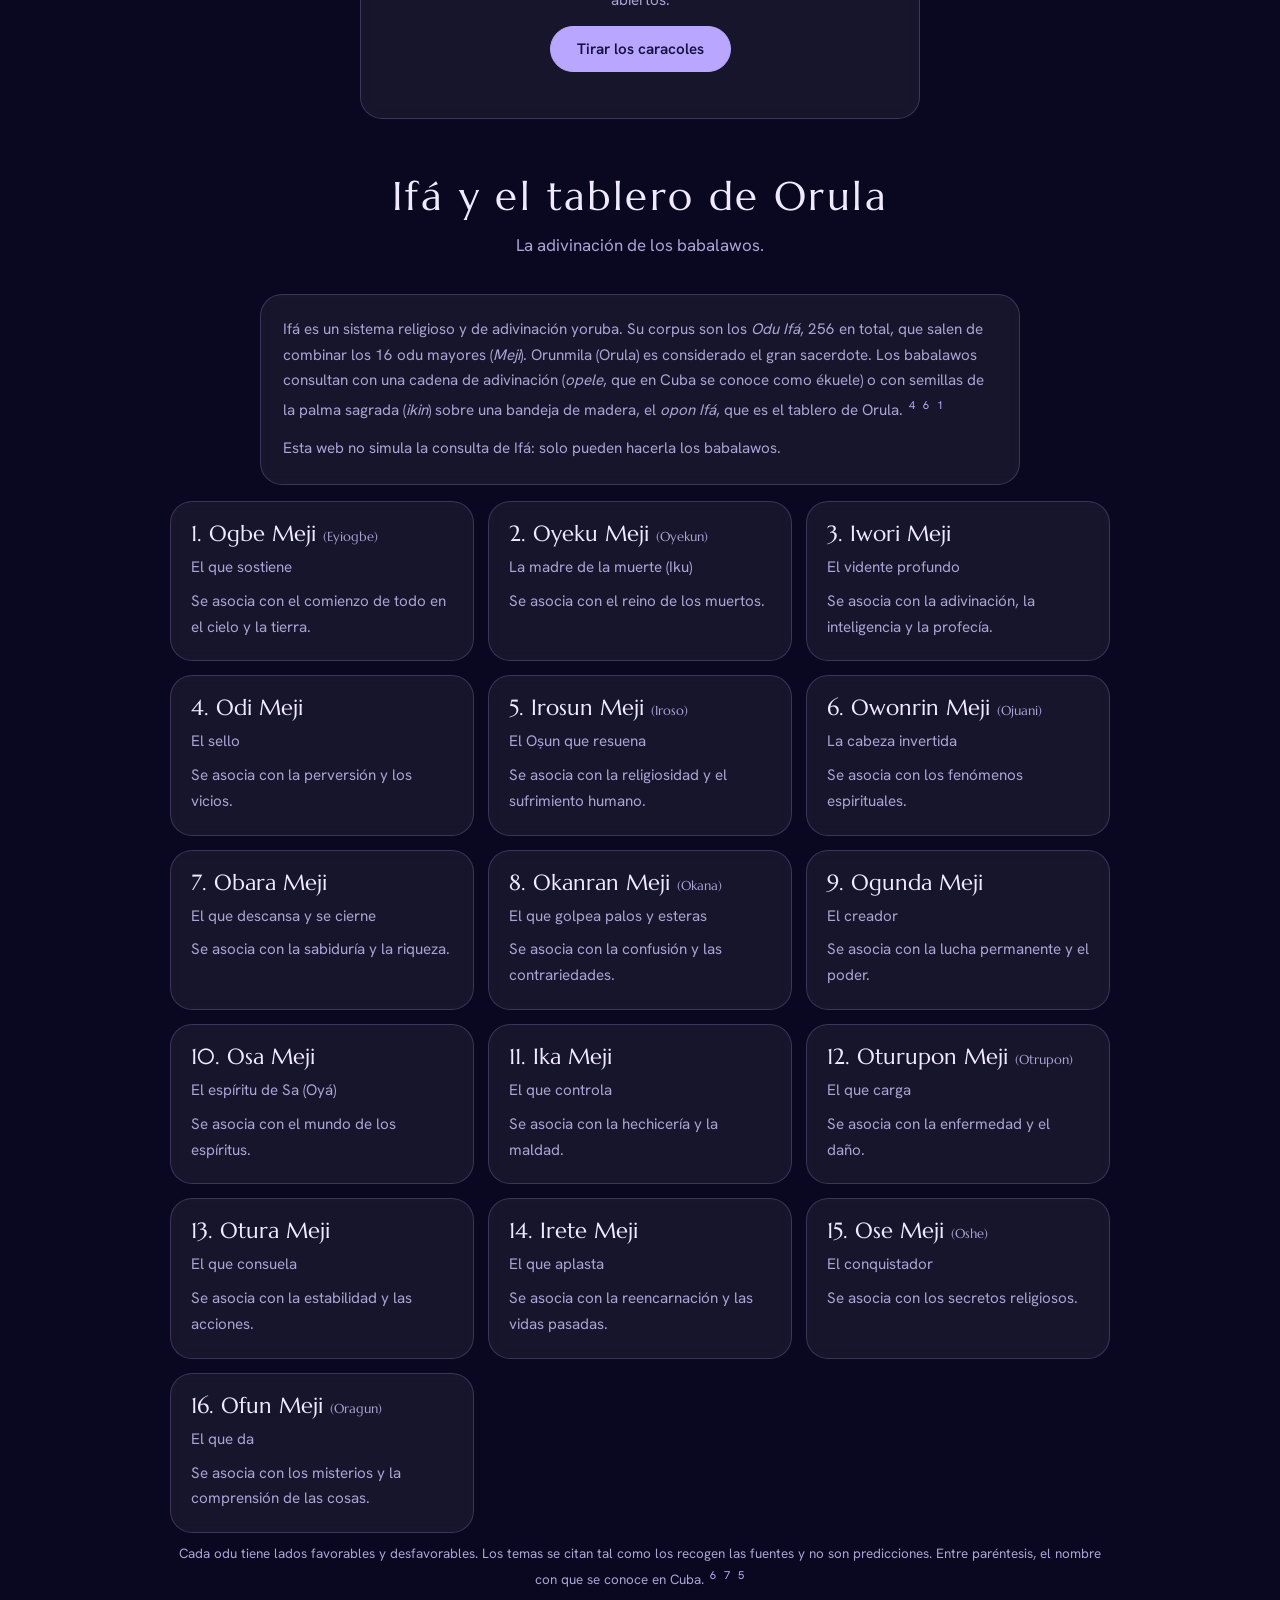
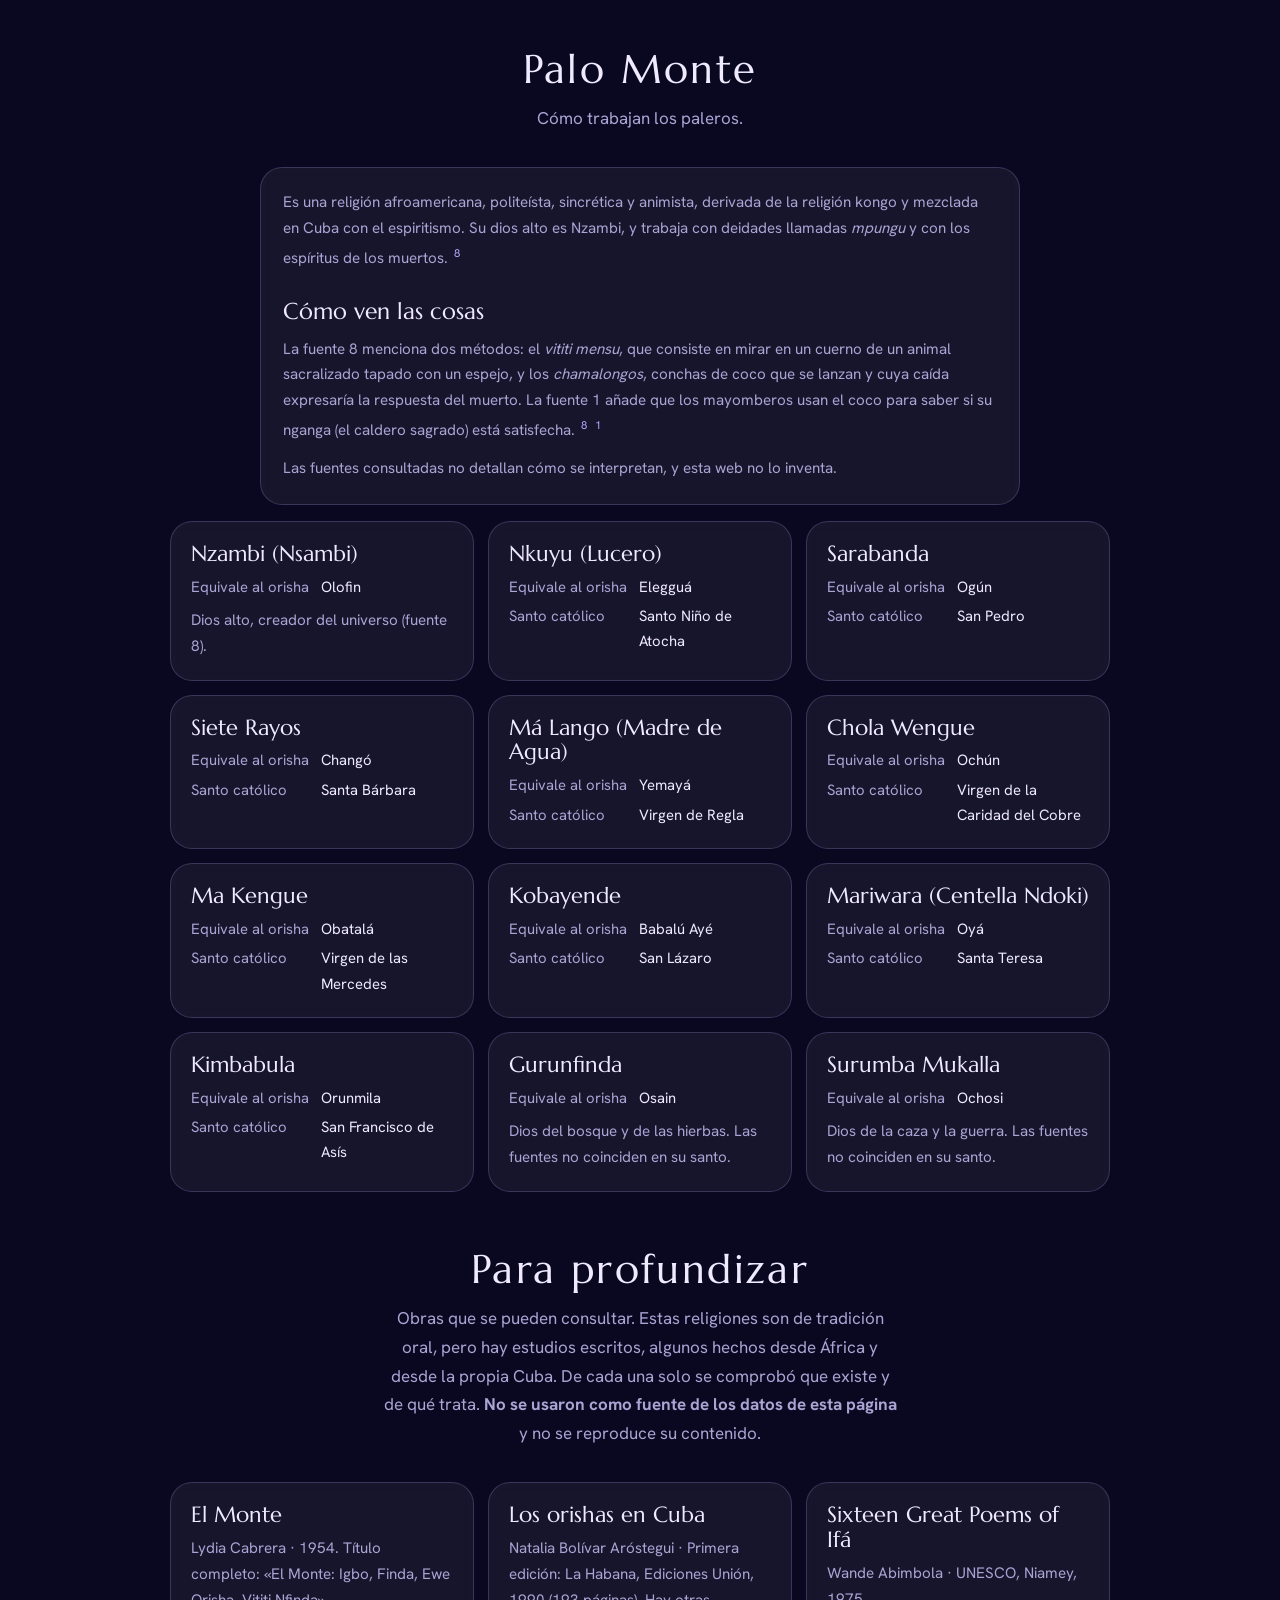
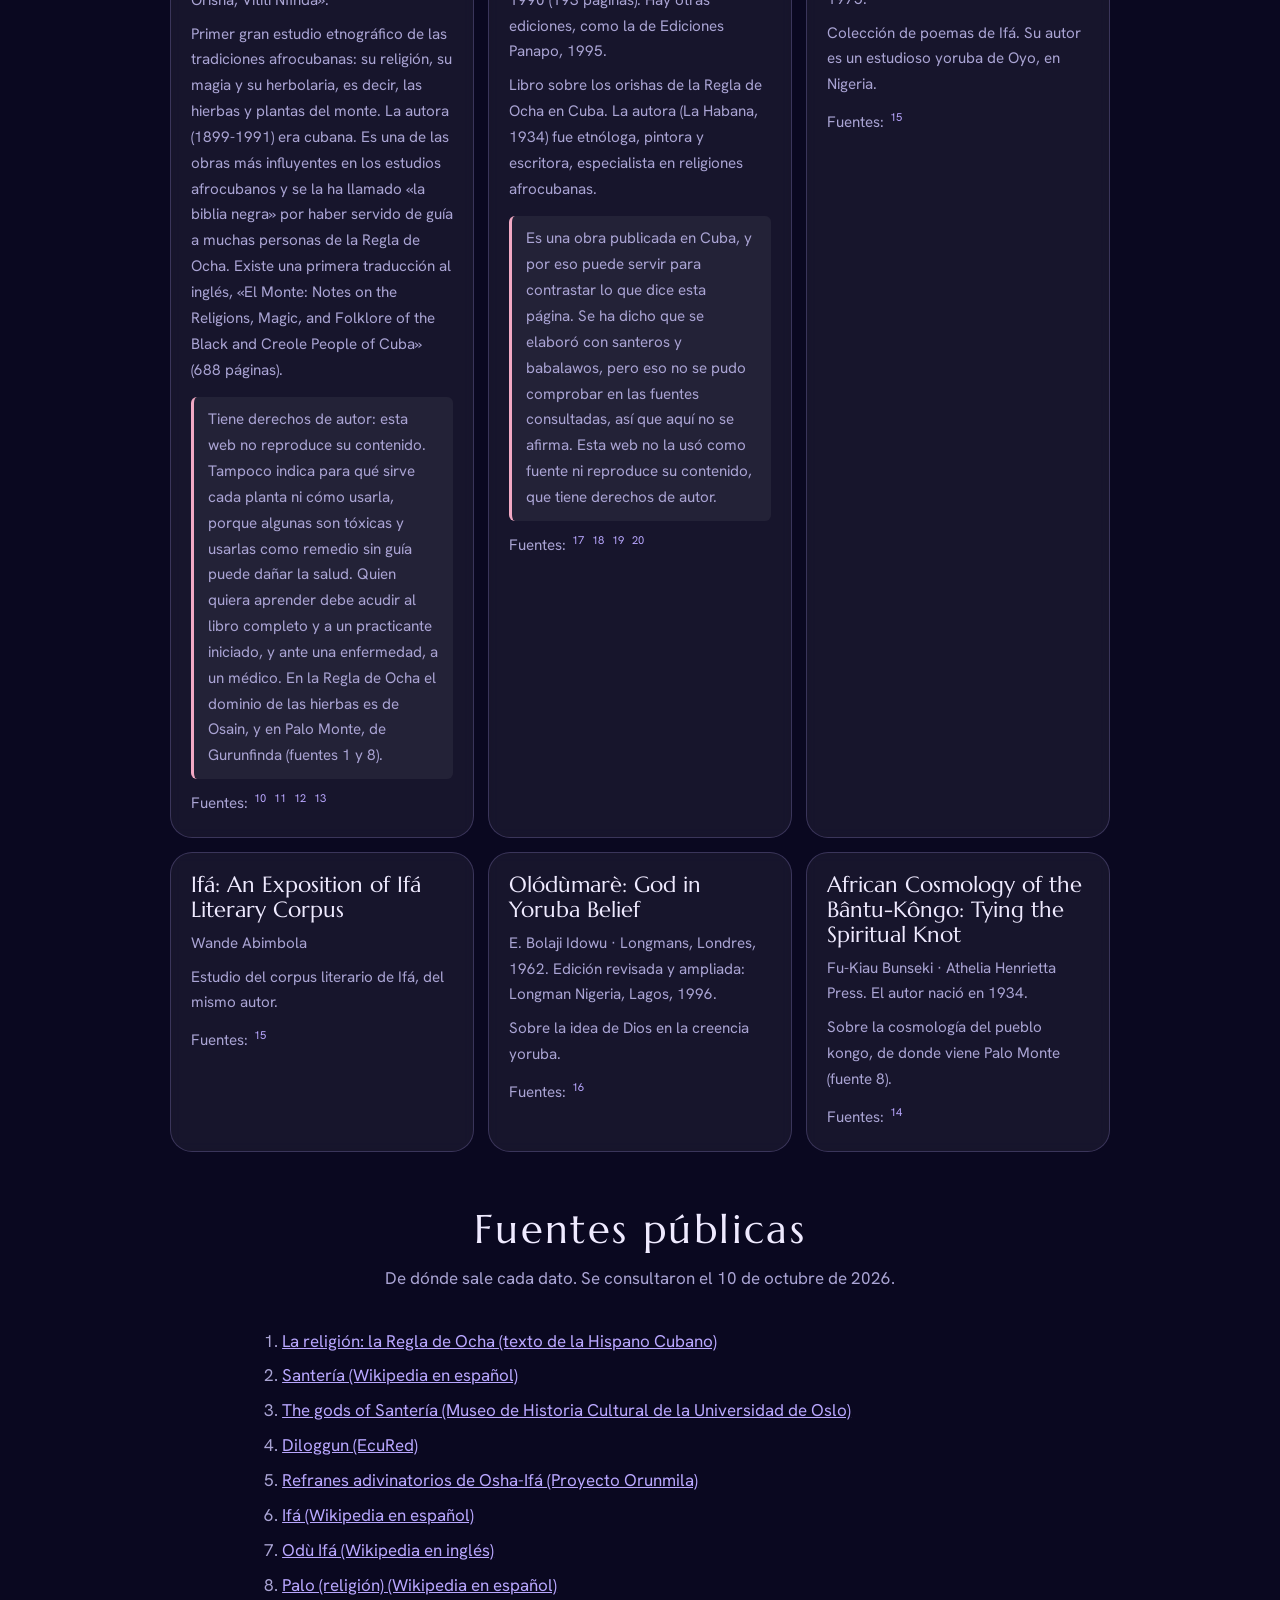
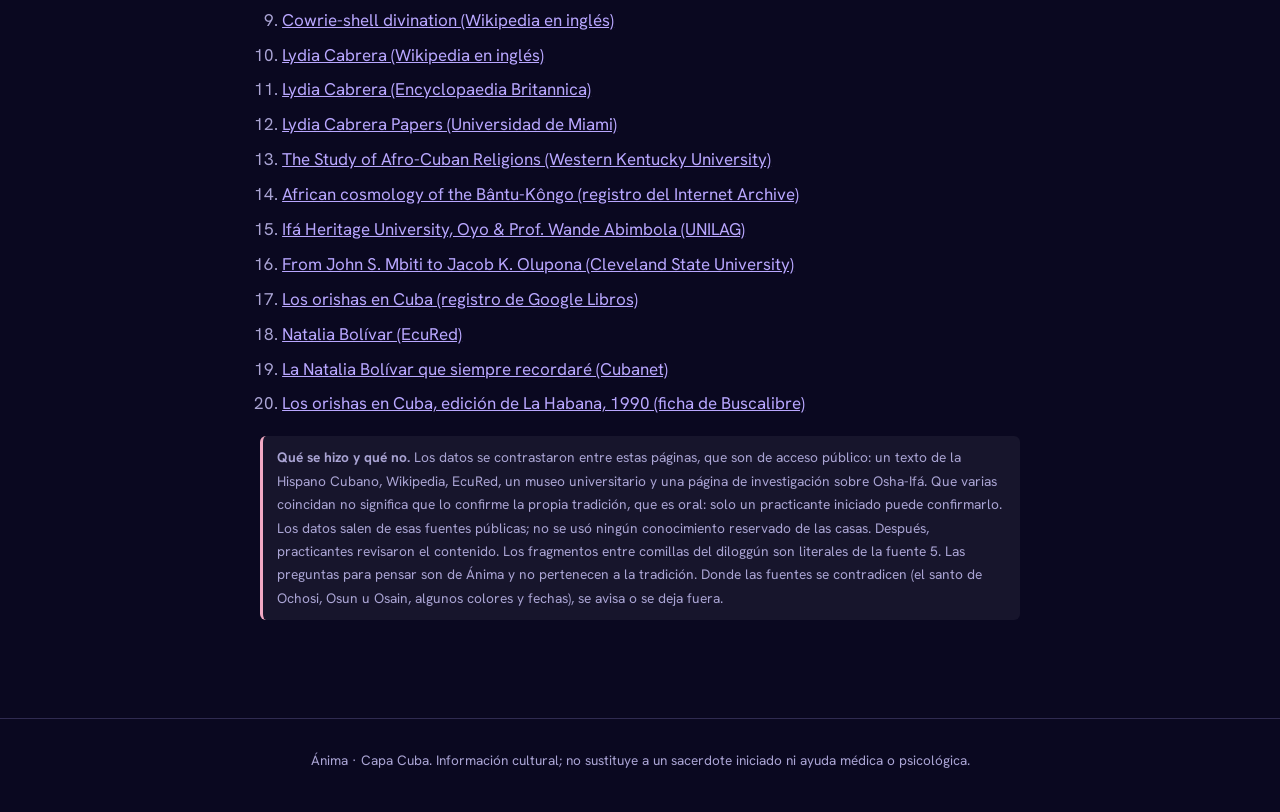
<file: cuba/index.html>
<!DOCTYPE html>
<html lang="es">
<head>
<meta charset="utf-8">
<meta name="viewport" content="width=device-width,initial-scale=1,viewport-fit=cover">
<title>Cuba · tradiciones afrocubanas · Ánima</title>
<meta name="description" content="Orishas, santos, sincretismo y formas de adivinación de la Regla de Ocha, Ifá y Palo Monte, con la fuente de cada dato.">
<link rel="canonical" href="https://animaquieta.app/cuba/">
<meta name="theme-color" content="#0a0820">
<link rel="manifest" href="/manifest.webmanifest">
<link rel="icon" type="image/png" href="/icons/favicon-32.png">
<link rel="apple-touch-icon" href="/icons/apple-touch-icon.png">
<link rel="preload" href="/fuentes/Marcellus-400.woff2" as="font" type="font/woff2" crossorigin>
<link rel="stylesheet" href="/estilo.css">
</head>
<body class="pagina-articulo pagina-cuba">
<canvas class="estrellas" id="estrellas" aria-hidden="true"></canvas>
<header class="cab"><div class="ancho">
  <a class="marca" href="/"><img src="/icons/favicon-32.png" alt="" width="26" height="26">Ánima</a>
  <a class="btn-menu" href="/" style="text-decoration:none">Volver</a>
</div></header>
<main class="ancho" id="cuba"></main>
<footer><div class="ancho">Ánima · Capa Cuba. Información cultural; no sustituye a un sacerdote iniciado ni ayuda médica o psicológica.</div></footer>
<script src="/cuba-datos.js"></script>
<script src="/cuba.js"></script>
<script>
CubaApp.render(document.getElementById('cuba'));
(function(){var c=document.getElementById('estrellas'),x=c.getContext('2d');if(!x)return;var D=Math.min(devicePixelRatio||1,2),W=c.width=innerWidth*D,H=c.height=innerHeight*D,n=Math.round(innerWidth*innerHeight/11000);
 x.fillStyle='#fff';for(var i=0;i<n;i++){x.globalAlpha=.3+Math.random()*.5;x.beginPath();x.arc(Math.random()*W,Math.random()*H,(Math.random()*1.1+.3)*D,0,6.3);x.fill()}})();
if('serviceWorker' in navigator)navigator.serviceWorker.register('/sw.js').catch(function(){});
</script>
</body>
</html>
</file>
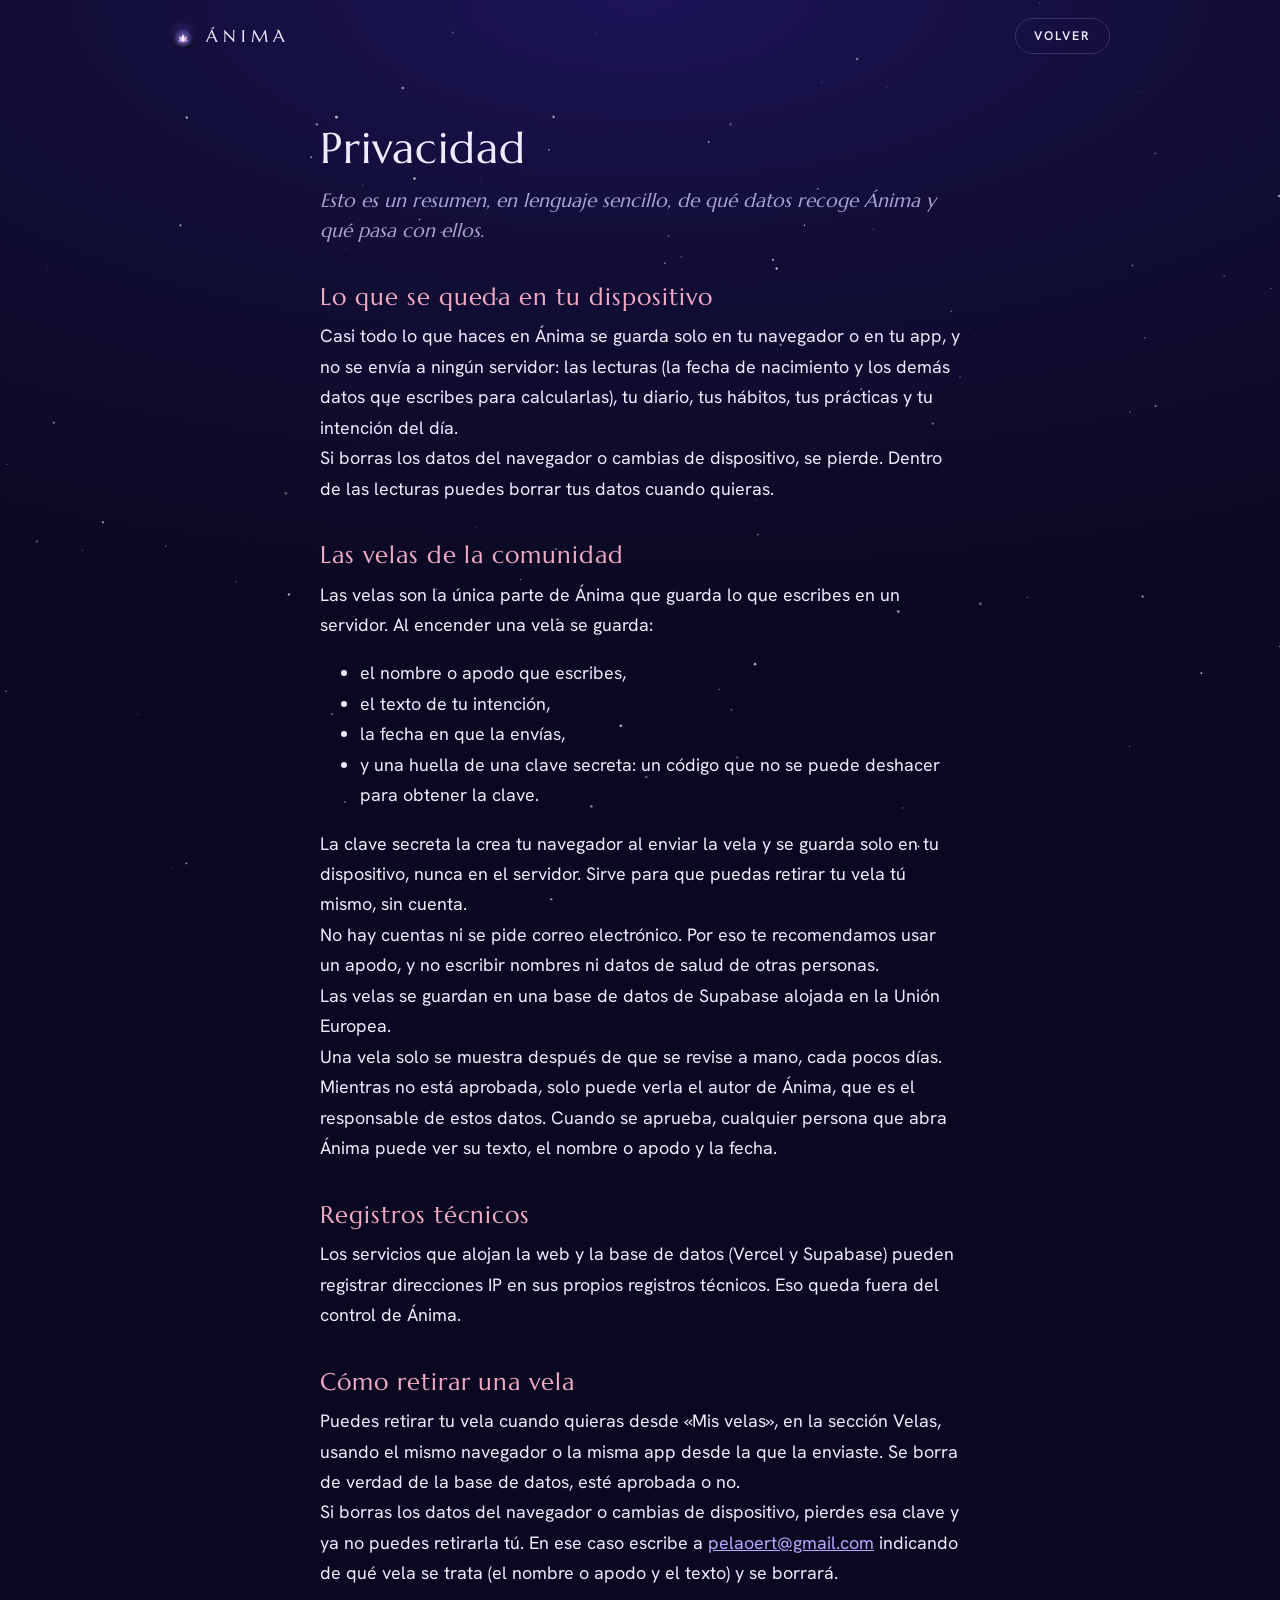
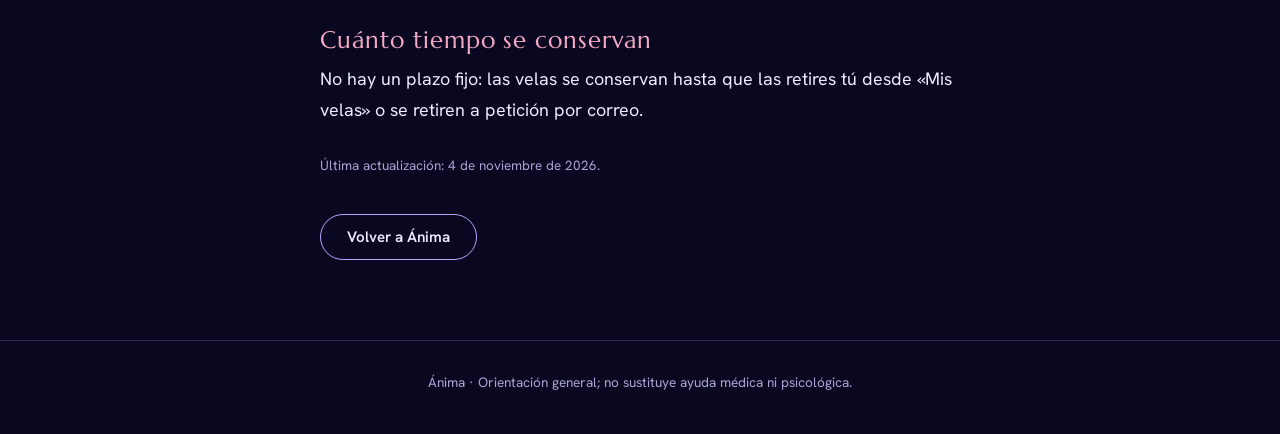
<file: privacidad/index.html>
<!DOCTYPE html>
<html lang="es">
<head>
<meta charset="utf-8">
<meta name="viewport" content="width=device-width,initial-scale=1,viewport-fit=cover">
<title>Privacidad · Ánima</title>
<meta name="description" content="Qué datos recoge Ánima, dónde se guardan y cómo retirar una vela de la comunidad, explicado en lenguaje sencillo.">
<link rel="canonical" href="https://animaquieta.app/privacidad/">
<meta property="og:title" content="Privacidad · Ánima"><meta property="og:description" content="Qué datos recoge Ánima, dónde se guardan y cómo retirar una vela de la comunidad."><meta property="og:type" content="website"><meta property="og:url" content="https://animaquieta.app/privacidad/"><meta property="og:image" content="https://animaquieta.app/icons/icon-512.png">
<meta name="theme-color" content="#0a0820">
<link rel="manifest" href="/manifest.webmanifest">
<link rel="icon" type="image/png" href="/icons/favicon-32.png">
<link rel="apple-touch-icon" href="/icons/apple-touch-icon.png">
<link rel="preload" href="/fuentes/Marcellus-400.woff2" as="font" type="font/woff2" crossorigin>
<link rel="stylesheet" href="/estilo.css">
</head>
<body class="pagina-articulo">
<canvas class="estrellas" id="estrellas" aria-hidden="true"></canvas>
<header class="cab"><div class="ancho">
  <a class="marca" href="/"><img src="/icons/favicon-32.png" alt="" width="26" height="26">Ánima</a>
  <a class="btn-menu" href="/" style="text-decoration:none">Volver</a>
</div></header>
<main><article class="lectura">
  <h1>Privacidad</h1>
  <p class="entradilla">Esto es un resumen, en lenguaje sencillo, de qué datos recoge Ánima y qué pasa con ellos.</p>

  <h2>Lo que se queda en tu dispositivo</h2>
  <p>Casi todo lo que haces en Ánima se guarda solo en tu navegador o en tu app, y no se envía a ningún servidor: las lecturas (la fecha de nacimiento y los demás datos que escribes para calcularlas), tu diario, tus hábitos, tus prácticas y tu intención del día.</p>
  <p>Si borras los datos del navegador o cambias de dispositivo, se pierde. Dentro de las lecturas puedes borrar tus datos cuando quieras.</p>

  <h2>Las velas de la comunidad</h2>
  <p>Las velas son la única parte de Ánima que guarda lo que escribes en un servidor. Al encender una vela se guarda:</p>
  <ul>
    <li>el nombre o apodo que escribes,</li>
    <li>el texto de tu intención,</li>
    <li>la fecha en que la envías,</li>
    <li>y una huella de una clave secreta: un código que no se puede deshacer para obtener la clave.</li>
  </ul>
  <p>La clave secreta la crea tu navegador al enviar la vela y se guarda solo en tu dispositivo, nunca en el servidor. Sirve para que puedas retirar tu vela tú mismo, sin cuenta.</p>
  <p>No hay cuentas ni se pide correo electrónico. Por eso te recomendamos usar un apodo, y no escribir nombres ni datos de salud de otras personas.</p>
  <p>Las velas se guardan en una base de datos de Supabase alojada en la Unión Europea.</p>
  <p>Una vela solo se muestra después de que se revise a mano, cada pocos días. Mientras no está aprobada, solo puede verla el autor de Ánima, que es el responsable de estos datos. Cuando se aprueba, cualquier persona que abra Ánima puede ver su texto, el nombre o apodo y la fecha.</p>

  <h2>Registros técnicos</h2>
  <p>Los servicios que alojan la web y la base de datos (Vercel y Supabase) pueden registrar direcciones IP en sus propios registros técnicos. Eso queda fuera del control de Ánima.</p>

  <h2>Cómo retirar una vela</h2>
  <p>Puedes retirar tu vela cuando quieras desde «Mis velas», en la sección Velas, usando el mismo navegador o la misma app desde la que la enviaste. Se borra de verdad de la base de datos, esté aprobada o no.</p>
  <p>Si borras los datos del navegador o cambias de dispositivo, pierdes esa clave y ya no puedes retirarla tú. En ese caso escribe a <a href="mailto:pelaoert@gmail.com">pelaoert@gmail.com</a> indicando de qué vela se trata (el nombre o apodo y el texto) y se borrará.</p>

  <h2>Cuánto tiempo se conservan</h2>
  <p>No hay un plazo fijo: las velas se conservan hasta que las retires tú desde «Mis velas» o se retiren a petición por correo.</p>

  <p class="nota" style="margin-top:2.2em">Última actualización: 4 de noviembre de 2026.</p>
  <div class="acciones"><a class="boton" href="/">Volver a Ánima</a></div>
</article></main>
<footer><div class="ancho">Ánima · Orientación general; no sustituye ayuda médica ni psicológica.</div></footer>
<script>
(function(){var c=document.getElementById('estrellas'),x=c.getContext('2d');if(!x)return;var D=Math.min(devicePixelRatio||1,2),W=c.width=innerWidth*D,H=c.height=innerHeight*D,n=Math.round(innerWidth*innerHeight/11000);
 x.fillStyle='#fff';for(var i=0;i<n;i++){x.globalAlpha=.3+Math.random()*.5;x.beginPath();x.arc(Math.random()*W,Math.random()*H,(Math.random()*1.1+.3)*D,0,6.3);x.fill()}})();
if('serviceWorker' in navigator)navigator.serviceWorker.register('/sw.js').catch(function(){});
</script>
</body>
</html>
</file>
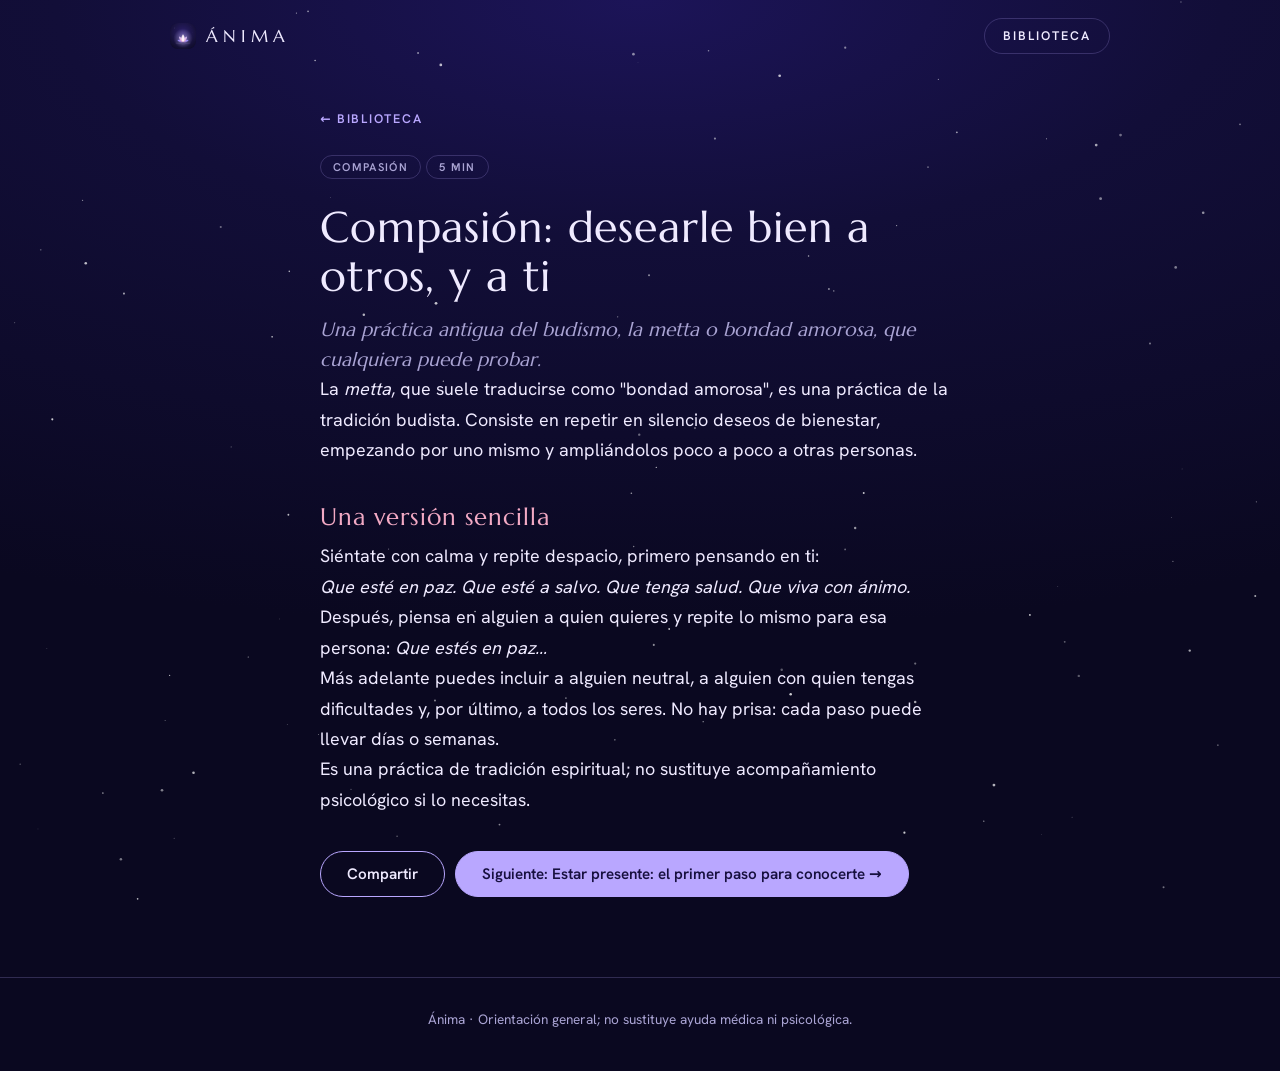
<file: articulos/compasion-metta/index.html>
<!DOCTYPE html>
<html lang="es">
<head>
<meta charset="utf-8">
<meta name="viewport" content="width=device-width,initial-scale=1,viewport-fit=cover">
<title>Compasión: desearle bien a otros, y a ti · Ánima</title>
<meta name="description" content="Una práctica antigua del budismo, la metta o bondad amorosa, que cualquiera puede probar.">
<link rel="canonical" href="https://animaquieta.app/articulos/compasion-metta/">
<meta property="og:title" content="Compasión: desearle bien a otros, y a ti"><meta property="og:description" content="Una práctica antigua del budismo, la metta o bondad amorosa, que cualquiera puede probar."><meta property="og:type" content="article"><meta property="og:url" content="https://animaquieta.app/articulos/compasion-metta/"><meta property="og:image" content="https://animaquieta.app/icons/icon-512.png">
<meta name="theme-color" content="#0a0820">
<link rel="manifest" href="/manifest.webmanifest">
<link rel="icon" type="image/png" href="/icons/favicon-32.png">
<link rel="apple-touch-icon" href="/icons/apple-touch-icon.png">
<link rel="preload" href="/fuentes/Marcellus-400.woff2" as="font" type="font/woff2" crossorigin>
<link rel="stylesheet" href="/estilo.css">
<script type="application/ld+json">{"@context":"https://schema.org","@type":"Article","headline":"Compasión: desearle bien a otros, y a ti","description":"Una práctica antigua del budismo, la metta o bondad amorosa, que cualquiera puede probar.","inLanguage":"es","mainEntityOfPage":"https://animaquieta.app/articulos/compasion-metta/","publisher":{"@type":"Organization","name":"Ánima"}}</script>
</head>
<body class="pagina-articulo">
<canvas class="estrellas" id="estrellas" aria-hidden="true"></canvas>
<header class="cab"><div class="ancho">
  <a class="marca" href="/"><img src="/icons/favicon-32.png" alt="" width="26" height="26">Ánima</a>
  <a class="btn-menu" href="/#biblioteca" style="text-decoration:none">Biblioteca</a>
</div></header>
<main><article class="lectura">
  <a href="/#biblioteca" class="volver">← Biblioteca</a>
  <p style="margin-top:18px"><span class="etiqueta">Compasión</span> <span class="etiqueta">5 min</span> </p>
  <h1>Compasión: desearle bien a otros, y a ti</h1>
  <p class="entradilla">Una práctica antigua del budismo, la metta o bondad amorosa, que cualquiera puede probar.</p>
  <p>La <em>metta</em>, que suele traducirse como "bondad amorosa", es una práctica de la tradición budista. Consiste en repetir en silencio deseos de bienestar, empezando por uno mismo y ampliándolos poco a poco a otras personas.</p>
<h2>Una versión sencilla</h2>
<p>Siéntate con calma y repite despacio, primero pensando en ti:<br><em>Que esté en paz. Que esté a salvo. Que tenga salud. Que viva con ánimo.</em></p>
<p>Después, piensa en alguien a quien quieres y repite lo mismo para esa persona: <em>Que estés en paz…</em></p>
<p>Más adelante puedes incluir a alguien neutral, a alguien con quien tengas dificultades y, por último, a todos los seres. No hay prisa: cada paso puede llevar días o semanas.</p>
<p>Es una práctica de tradición espiritual; no sustituye acompañamiento psicológico si lo necesitas.</p>
  <div class="acciones"><button class="boton" id="compartir" type="button">Compartir</button> <a class="boton lleno" href="/articulos/estar-presente/">Siguiente: Estar presente: el primer paso para conocerte →</a></div>
</article></main>
<footer><div class="ancho">Ánima · Orientación general; no sustituye ayuda médica ni psicológica.</div></footer>
<script>
document.getElementById('compartir').onclick=function(){var d={title:document.title,url:location.href};
 if(navigator.share){navigator.share(d).catch(function(){})}else if(navigator.clipboard){navigator.clipboard.writeText(d.url);this.textContent='Enlace copiado'}};
(function(){var c=document.getElementById('estrellas'),x=c.getContext('2d');if(!x)return;var D=Math.min(devicePixelRatio||1,2),W=c.width=innerWidth*D,H=c.height=innerHeight*D,n=Math.round(innerWidth*innerHeight/11000);
 x.fillStyle='#fff';for(var i=0;i<n;i++){x.globalAlpha=.3+Math.random()*.5;x.beginPath();x.arc(Math.random()*W,Math.random()*H,(Math.random()*1.1+.3)*D,0,6.3);x.fill()}})();
if('serviceWorker' in navigator)navigator.serviceWorker.register('/sw.js').catch(function(){});
</script>
</body>
</html>
</file>
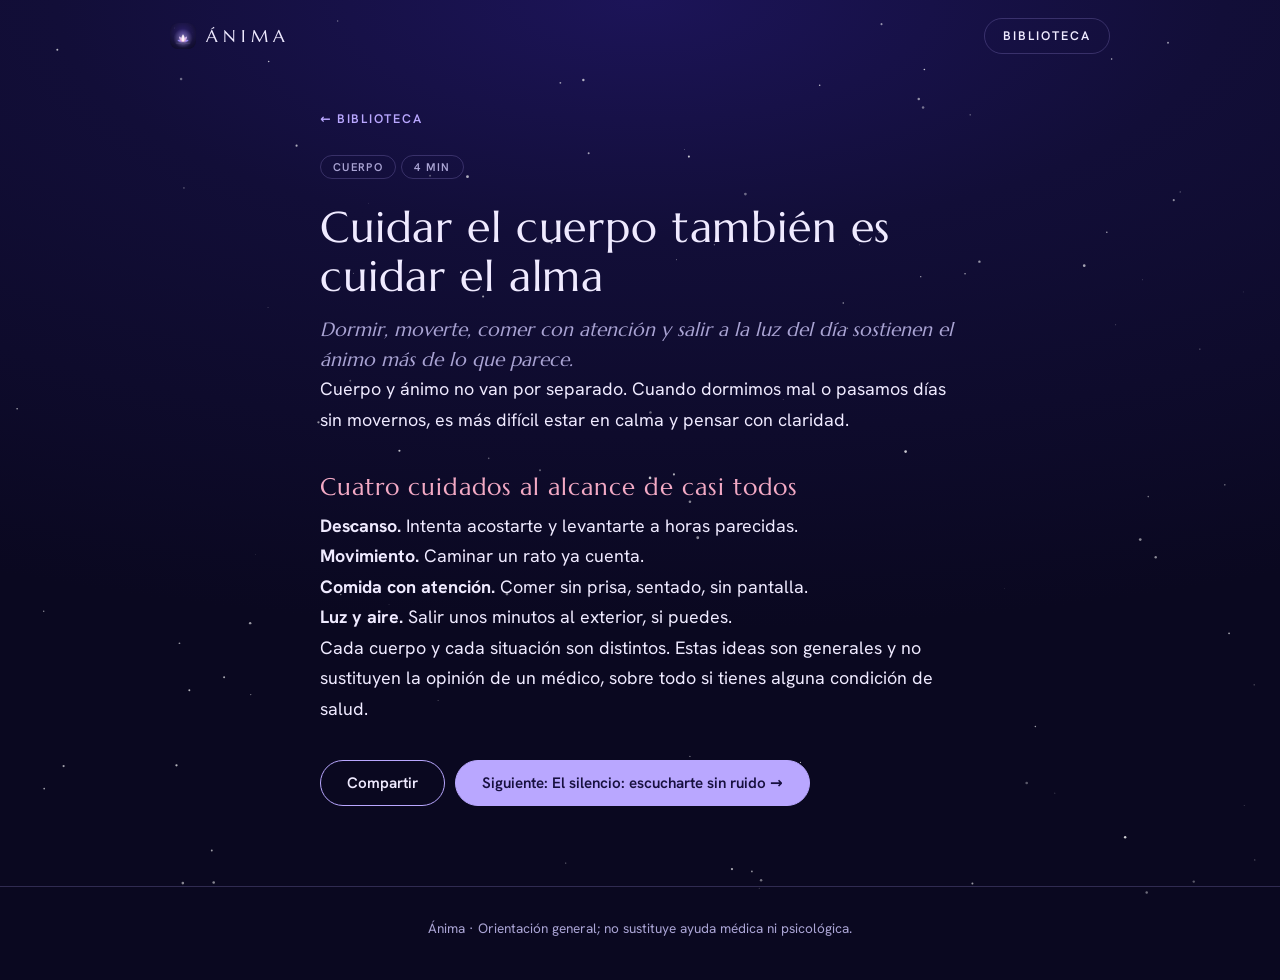
<file: articulos/cuidar-el-cuerpo/index.html>
<!DOCTYPE html>
<html lang="es">
<head>
<meta charset="utf-8">
<meta name="viewport" content="width=device-width,initial-scale=1,viewport-fit=cover">
<title>Cuidar el cuerpo también es cuidar el alma · Ánima</title>
<meta name="description" content="Dormir, moverte, comer con atención y salir a la luz del día sostienen el ánimo más de lo que parece.">
<link rel="canonical" href="https://animaquieta.app/articulos/cuidar-el-cuerpo/">
<meta property="og:title" content="Cuidar el cuerpo también es cuidar el alma"><meta property="og:description" content="Dormir, moverte, comer con atención y salir a la luz del día sostienen el ánimo más de lo que parece."><meta property="og:type" content="article"><meta property="og:url" content="https://animaquieta.app/articulos/cuidar-el-cuerpo/"><meta property="og:image" content="https://animaquieta.app/icons/icon-512.png">
<meta name="theme-color" content="#0a0820">
<link rel="manifest" href="/manifest.webmanifest">
<link rel="icon" type="image/png" href="/icons/favicon-32.png">
<link rel="apple-touch-icon" href="/icons/apple-touch-icon.png">
<link rel="preload" href="/fuentes/Marcellus-400.woff2" as="font" type="font/woff2" crossorigin>
<link rel="stylesheet" href="/estilo.css">
<script type="application/ld+json">{"@context":"https://schema.org","@type":"Article","headline":"Cuidar el cuerpo también es cuidar el alma","description":"Dormir, moverte, comer con atención y salir a la luz del día sostienen el ánimo más de lo que parece.","inLanguage":"es","mainEntityOfPage":"https://animaquieta.app/articulos/cuidar-el-cuerpo/","publisher":{"@type":"Organization","name":"Ánima"}}</script>
</head>
<body class="pagina-articulo">
<canvas class="estrellas" id="estrellas" aria-hidden="true"></canvas>
<header class="cab"><div class="ancho">
  <a class="marca" href="/"><img src="/icons/favicon-32.png" alt="" width="26" height="26">Ánima</a>
  <a class="btn-menu" href="/#biblioteca" style="text-decoration:none">Biblioteca</a>
</div></header>
<main><article class="lectura">
  <a href="/#biblioteca" class="volver">← Biblioteca</a>
  <p style="margin-top:18px"><span class="etiqueta">Cuerpo</span> <span class="etiqueta">4 min</span> </p>
  <h1>Cuidar el cuerpo también es cuidar el alma</h1>
  <p class="entradilla">Dormir, moverte, comer con atención y salir a la luz del día sostienen el ánimo más de lo que parece.</p>
  <p>Cuerpo y ánimo no van por separado. Cuando dormimos mal o pasamos días sin movernos, es más difícil estar en calma y pensar con claridad.</p>
<h2>Cuatro cuidados al alcance de casi todos</h2>
<p><b>Descanso.</b> Intenta acostarte y levantarte a horas parecidas.<br><b>Movimiento.</b> Caminar un rato ya cuenta.<br><b>Comida con atención.</b> Comer sin prisa, sentado, sin pantalla.<br><b>Luz y aire.</b> Salir unos minutos al exterior, si puedes.</p>
<p>Cada cuerpo y cada situación son distintos. Estas ideas son generales y no sustituyen la opinión de un médico, sobre todo si tienes alguna condición de salud.</p>
  <div class="acciones"><button class="boton" id="compartir" type="button">Compartir</button> <a class="boton lleno" href="/articulos/el-silencio/">Siguiente: El silencio: escucharte sin ruido →</a></div>
</article></main>
<footer><div class="ancho">Ánima · Orientación general; no sustituye ayuda médica ni psicológica.</div></footer>
<script>
document.getElementById('compartir').onclick=function(){var d={title:document.title,url:location.href};
 if(navigator.share){navigator.share(d).catch(function(){})}else if(navigator.clipboard){navigator.clipboard.writeText(d.url);this.textContent='Enlace copiado'}};
(function(){var c=document.getElementById('estrellas'),x=c.getContext('2d');if(!x)return;var D=Math.min(devicePixelRatio||1,2),W=c.width=innerWidth*D,H=c.height=innerHeight*D,n=Math.round(innerWidth*innerHeight/11000);
 x.fillStyle='#fff';for(var i=0;i<n;i++){x.globalAlpha=.3+Math.random()*.5;x.beginPath();x.arc(Math.random()*W,Math.random()*H,(Math.random()*1.1+.3)*D,0,6.3);x.fill()}})();
if('serviceWorker' in navigator)navigator.serviceWorker.register('/sw.js').catch(function(){});
</script>
</body>
</html>
</file>
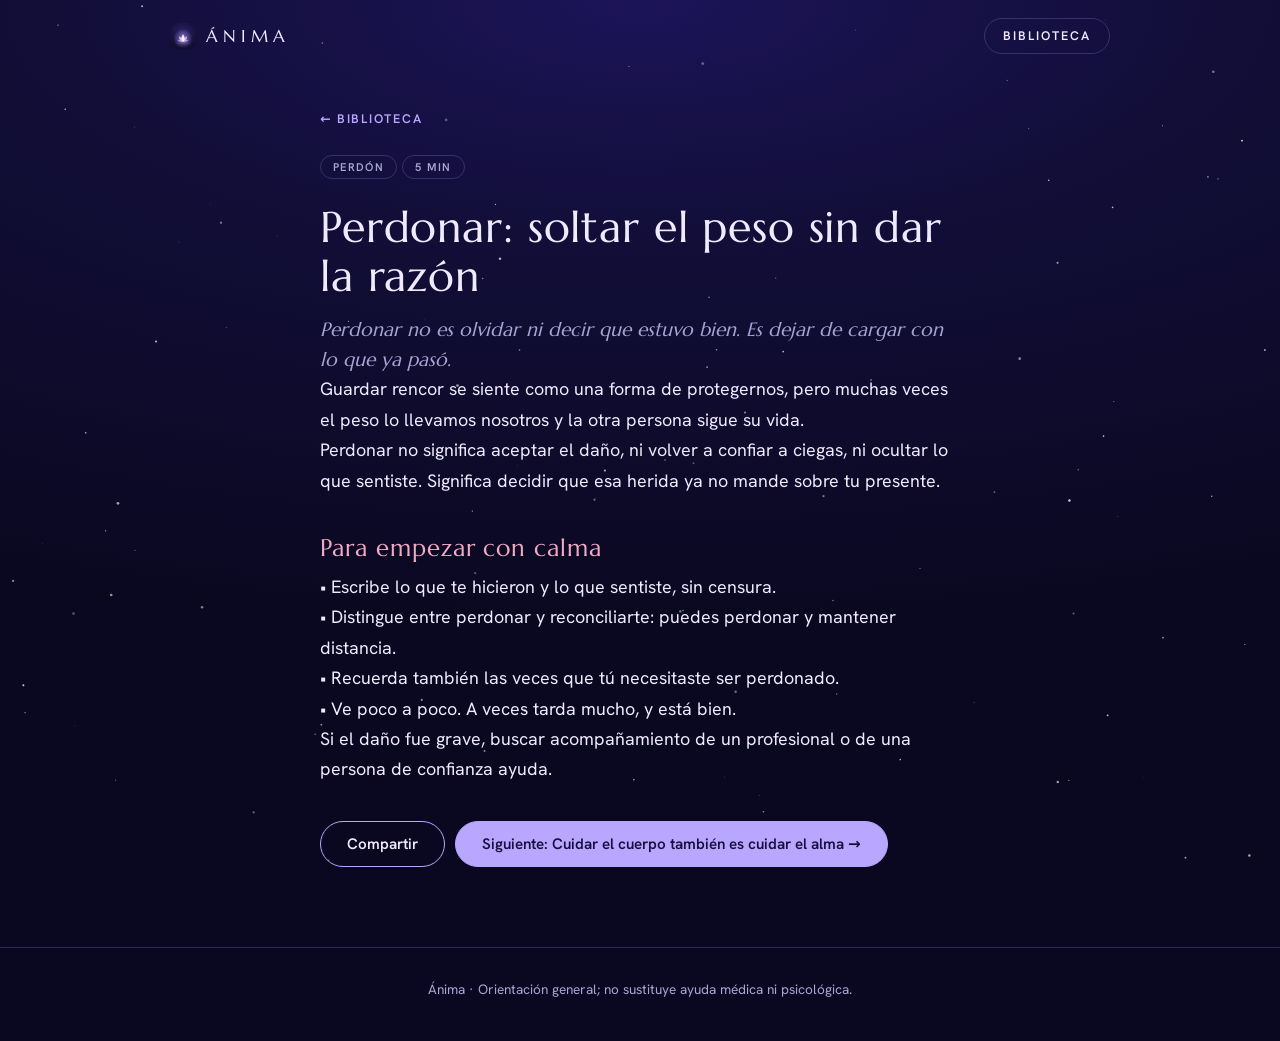
<file: articulos/el-perdon/index.html>
<!DOCTYPE html>
<html lang="es">
<head>
<meta charset="utf-8">
<meta name="viewport" content="width=device-width,initial-scale=1,viewport-fit=cover">
<title>Perdonar: soltar el peso sin dar la razón · Ánima</title>
<meta name="description" content="Perdonar no es olvidar ni decir que estuvo bien. Es dejar de cargar con lo que ya pasó.">
<link rel="canonical" href="https://animaquieta.app/articulos/el-perdon/">
<meta property="og:title" content="Perdonar: soltar el peso sin dar la razón"><meta property="og:description" content="Perdonar no es olvidar ni decir que estuvo bien. Es dejar de cargar con lo que ya pasó."><meta property="og:type" content="article"><meta property="og:url" content="https://animaquieta.app/articulos/el-perdon/"><meta property="og:image" content="https://animaquieta.app/icons/icon-512.png">
<meta name="theme-color" content="#0a0820">
<link rel="manifest" href="/manifest.webmanifest">
<link rel="icon" type="image/png" href="/icons/favicon-32.png">
<link rel="apple-touch-icon" href="/icons/apple-touch-icon.png">
<link rel="preload" href="/fuentes/Marcellus-400.woff2" as="font" type="font/woff2" crossorigin>
<link rel="stylesheet" href="/estilo.css">
<script type="application/ld+json">{"@context":"https://schema.org","@type":"Article","headline":"Perdonar: soltar el peso sin dar la razón","description":"Perdonar no es olvidar ni decir que estuvo bien. Es dejar de cargar con lo que ya pasó.","inLanguage":"es","mainEntityOfPage":"https://animaquieta.app/articulos/el-perdon/","publisher":{"@type":"Organization","name":"Ánima"}}</script>
</head>
<body class="pagina-articulo">
<canvas class="estrellas" id="estrellas" aria-hidden="true"></canvas>
<header class="cab"><div class="ancho">
  <a class="marca" href="/"><img src="/icons/favicon-32.png" alt="" width="26" height="26">Ánima</a>
  <a class="btn-menu" href="/#biblioteca" style="text-decoration:none">Biblioteca</a>
</div></header>
<main><article class="lectura">
  <a href="/#biblioteca" class="volver">← Biblioteca</a>
  <p style="margin-top:18px"><span class="etiqueta">Perdón</span> <span class="etiqueta">5 min</span> </p>
  <h1>Perdonar: soltar el peso sin dar la razón</h1>
  <p class="entradilla">Perdonar no es olvidar ni decir que estuvo bien. Es dejar de cargar con lo que ya pasó.</p>
  <p>Guardar rencor se siente como una forma de protegernos, pero muchas veces el peso lo llevamos nosotros y la otra persona sigue su vida.</p>
<p>Perdonar no significa aceptar el daño, ni volver a confiar a ciegas, ni ocultar lo que sentiste. Significa decidir que esa herida ya no mande sobre tu presente.</p>
<h2>Para empezar con calma</h2>
<p>• Escribe lo que te hicieron y lo que sentiste, sin censura.<br>• Distingue entre perdonar y reconciliarte: puedes perdonar y mantener distancia.<br>• Recuerda también las veces que tú necesitaste ser perdonado.<br>• Ve poco a poco. A veces tarda mucho, y está bien.</p>
<p>Si el daño fue grave, buscar acompañamiento de un profesional o de una persona de confianza ayuda.</p>
  <div class="acciones"><button class="boton" id="compartir" type="button">Compartir</button> <a class="boton lleno" href="/articulos/cuidar-el-cuerpo/">Siguiente: Cuidar el cuerpo también es cuidar el alma →</a></div>
</article></main>
<footer><div class="ancho">Ánima · Orientación general; no sustituye ayuda médica ni psicológica.</div></footer>
<script>
document.getElementById('compartir').onclick=function(){var d={title:document.title,url:location.href};
 if(navigator.share){navigator.share(d).catch(function(){})}else if(navigator.clipboard){navigator.clipboard.writeText(d.url);this.textContent='Enlace copiado'}};
(function(){var c=document.getElementById('estrellas'),x=c.getContext('2d');if(!x)return;var D=Math.min(devicePixelRatio||1,2),W=c.width=innerWidth*D,H=c.height=innerHeight*D,n=Math.round(innerWidth*innerHeight/11000);
 x.fillStyle='#fff';for(var i=0;i<n;i++){x.globalAlpha=.3+Math.random()*.5;x.beginPath();x.arc(Math.random()*W,Math.random()*H,(Math.random()*1.1+.3)*D,0,6.3);x.fill()}})();
if('serviceWorker' in navigator)navigator.serviceWorker.register('/sw.js').catch(function(){});
</script>
</body>
</html>
</file>
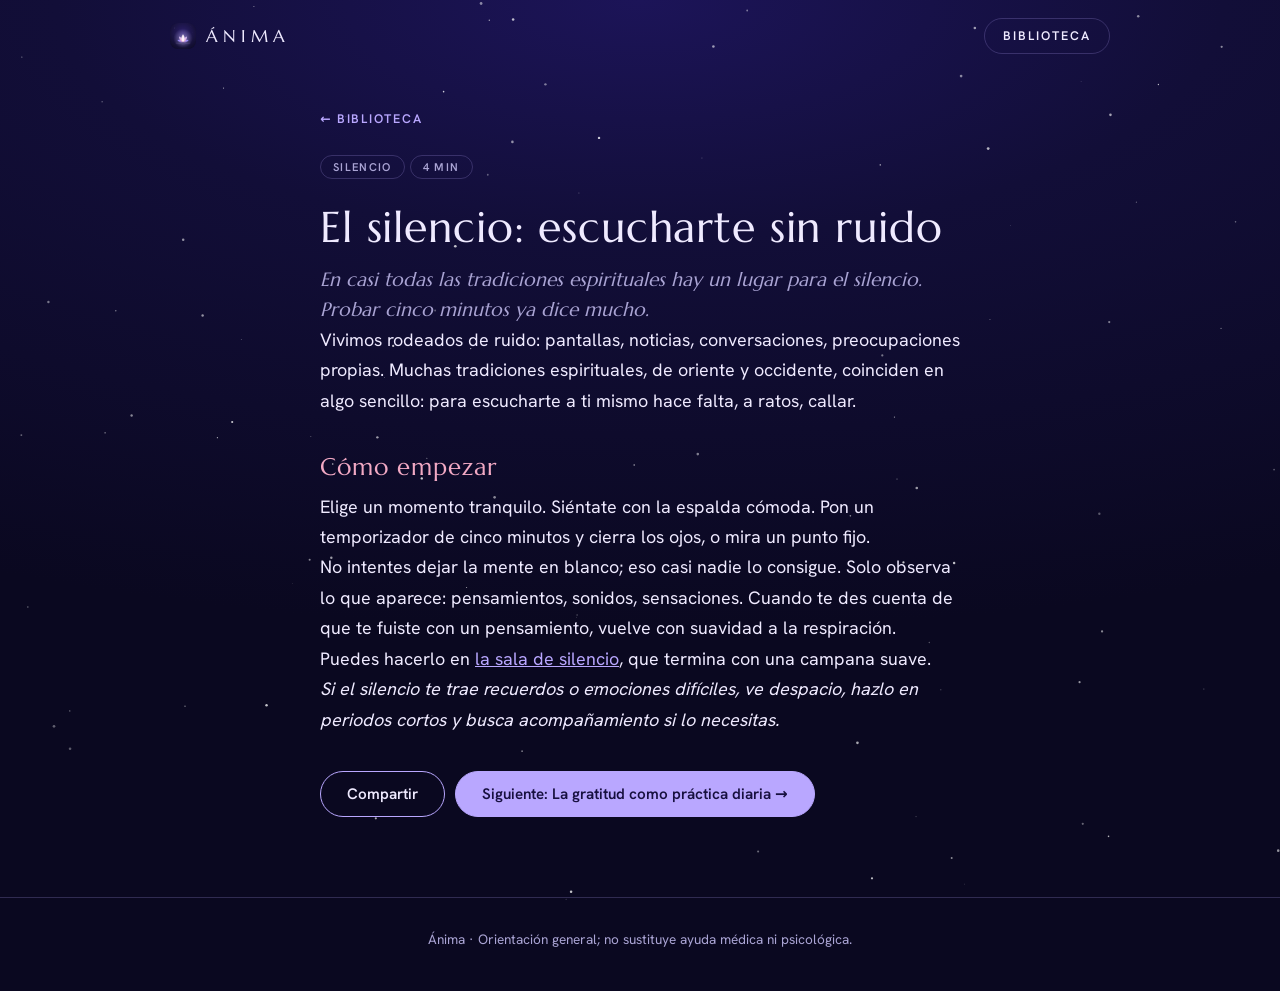
<file: articulos/el-silencio/index.html>
<!DOCTYPE html>
<html lang="es">
<head>
<meta charset="utf-8">
<meta name="viewport" content="width=device-width,initial-scale=1,viewport-fit=cover">
<title>El silencio: escucharte sin ruido · Ánima</title>
<meta name="description" content="En casi todas las tradiciones espirituales hay un lugar para el silencio. Probar cinco minutos ya dice mucho.">
<link rel="canonical" href="https://animaquieta.app/articulos/el-silencio/">
<meta property="og:title" content="El silencio: escucharte sin ruido"><meta property="og:description" content="En casi todas las tradiciones espirituales hay un lugar para el silencio. Probar cinco minutos ya dice mucho."><meta property="og:type" content="article"><meta property="og:url" content="https://animaquieta.app/articulos/el-silencio/"><meta property="og:image" content="https://animaquieta.app/icons/icon-512.png">
<meta name="theme-color" content="#0a0820">
<link rel="manifest" href="/manifest.webmanifest">
<link rel="icon" type="image/png" href="/icons/favicon-32.png">
<link rel="apple-touch-icon" href="/icons/apple-touch-icon.png">
<link rel="preload" href="/fuentes/Marcellus-400.woff2" as="font" type="font/woff2" crossorigin>
<link rel="stylesheet" href="/estilo.css">
<script type="application/ld+json">{"@context":"https://schema.org","@type":"Article","headline":"El silencio: escucharte sin ruido","description":"En casi todas las tradiciones espirituales hay un lugar para el silencio. Probar cinco minutos ya dice mucho.","inLanguage":"es","mainEntityOfPage":"https://animaquieta.app/articulos/el-silencio/","publisher":{"@type":"Organization","name":"Ánima"}}</script>
</head>
<body class="pagina-articulo">
<canvas class="estrellas" id="estrellas" aria-hidden="true"></canvas>
<header class="cab"><div class="ancho">
  <a class="marca" href="/"><img src="/icons/favicon-32.png" alt="" width="26" height="26">Ánima</a>
  <a class="btn-menu" href="/#biblioteca" style="text-decoration:none">Biblioteca</a>
</div></header>
<main><article class="lectura">
  <a href="/#biblioteca" class="volver">← Biblioteca</a>
  <p style="margin-top:18px"><span class="etiqueta">Silencio</span> <span class="etiqueta">4 min</span> </p>
  <h1>El silencio: escucharte sin ruido</h1>
  <p class="entradilla">En casi todas las tradiciones espirituales hay un lugar para el silencio. Probar cinco minutos ya dice mucho.</p>
  <p>Vivimos rodeados de ruido: pantallas, noticias, conversaciones, preocupaciones propias. Muchas tradiciones espirituales, de oriente y occidente, coinciden en algo sencillo: para escucharte a ti mismo hace falta, a ratos, callar.</p>
<h2>Cómo empezar</h2>
<p>Elige un momento tranquilo. Siéntate con la espalda cómoda. Pon un temporizador de cinco minutos y cierra los ojos, o mira un punto fijo.</p>
<p>No intentes dejar la mente en blanco; eso casi nadie lo consigue. Solo observa lo que aparece: pensamientos, sonidos, sensaciones. Cuando te des cuenta de que te fuiste con un pensamiento, vuelve con suavidad a la respiración.</p>
<p>Puedes hacerlo en <a href="/#practicas">la sala de silencio</a>, que termina con una campana suave.</p>
<p><em>Si el silencio te trae recuerdos o emociones difíciles, ve despacio, hazlo en periodos cortos y busca acompañamiento si lo necesitas.</em></p>
  <div class="acciones"><button class="boton" id="compartir" type="button">Compartir</button> <a class="boton lleno" href="/articulos/gratitud-como-practica/">Siguiente: La gratitud como práctica diaria →</a></div>
</article></main>
<footer><div class="ancho">Ánima · Orientación general; no sustituye ayuda médica ni psicológica.</div></footer>
<script>
document.getElementById('compartir').onclick=function(){var d={title:document.title,url:location.href};
 if(navigator.share){navigator.share(d).catch(function(){})}else if(navigator.clipboard){navigator.clipboard.writeText(d.url);this.textContent='Enlace copiado'}};
(function(){var c=document.getElementById('estrellas'),x=c.getContext('2d');if(!x)return;var D=Math.min(devicePixelRatio||1,2),W=c.width=innerWidth*D,H=c.height=innerHeight*D,n=Math.round(innerWidth*innerHeight/11000);
 x.fillStyle='#fff';for(var i=0;i<n;i++){x.globalAlpha=.3+Math.random()*.5;x.beginPath();x.arc(Math.random()*W,Math.random()*H,(Math.random()*1.1+.3)*D,0,6.3);x.fill()}})();
if('serviceWorker' in navigator)navigator.serviceWorker.register('/sw.js').catch(function(){});
</script>
</body>
</html>
</file>
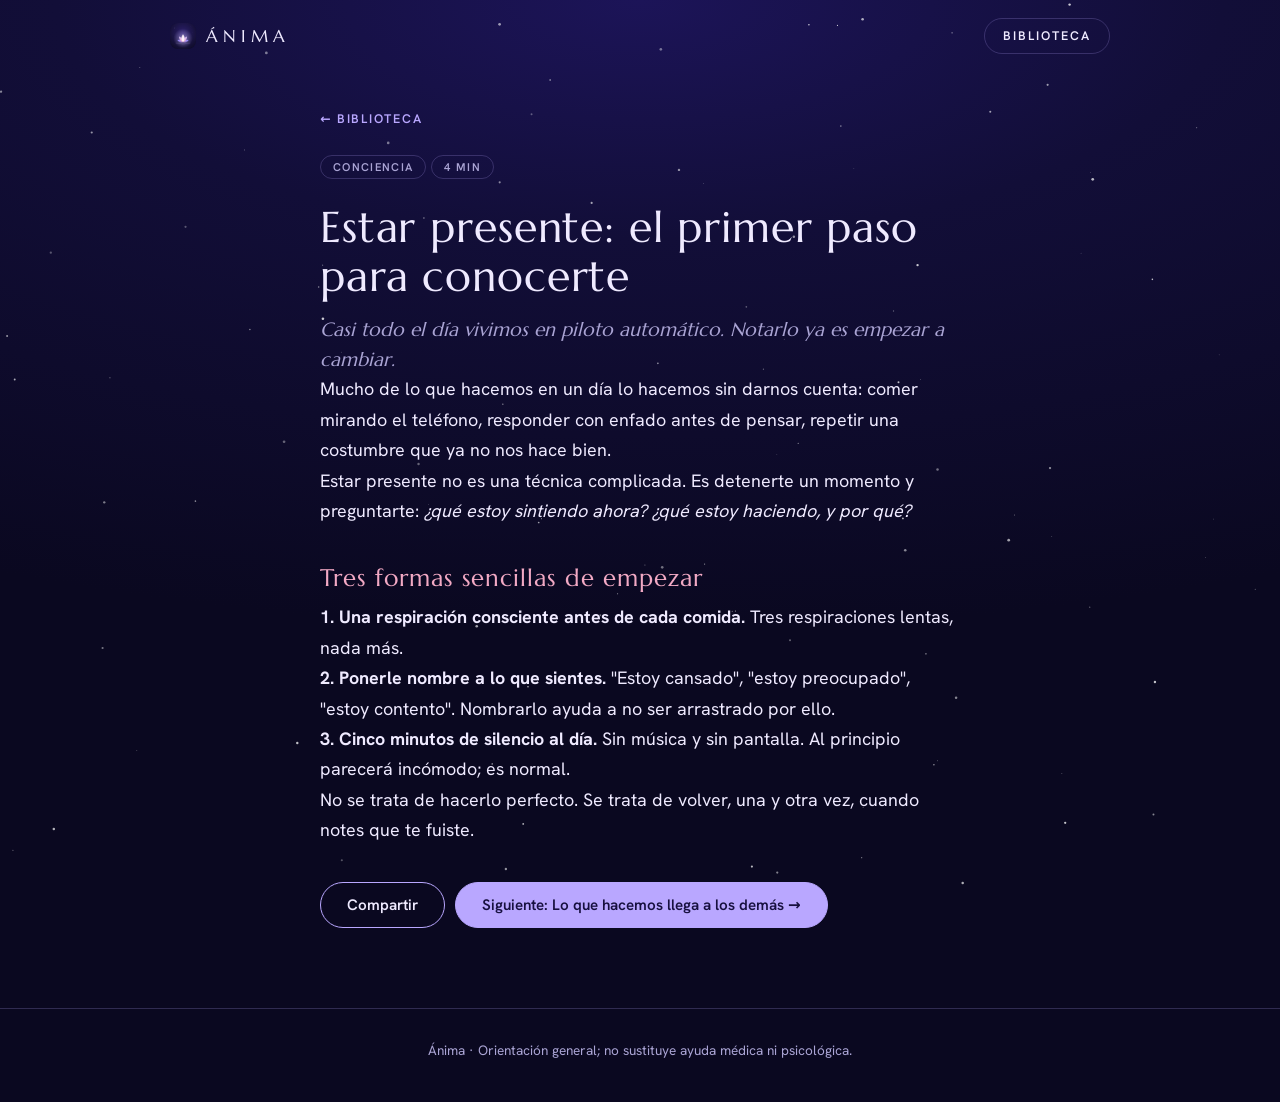
<file: articulos/estar-presente/index.html>
<!DOCTYPE html>
<html lang="es">
<head>
<meta charset="utf-8">
<meta name="viewport" content="width=device-width,initial-scale=1,viewport-fit=cover">
<title>Estar presente: el primer paso para conocerte · Ánima</title>
<meta name="description" content="Casi todo el día vivimos en piloto automático. Notarlo ya es empezar a cambiar.">
<link rel="canonical" href="https://animaquieta.app/articulos/estar-presente/">
<meta property="og:title" content="Estar presente: el primer paso para conocerte"><meta property="og:description" content="Casi todo el día vivimos en piloto automático. Notarlo ya es empezar a cambiar."><meta property="og:type" content="article"><meta property="og:url" content="https://animaquieta.app/articulos/estar-presente/"><meta property="og:image" content="https://animaquieta.app/icons/icon-512.png">
<meta name="theme-color" content="#0a0820">
<link rel="manifest" href="/manifest.webmanifest">
<link rel="icon" type="image/png" href="/icons/favicon-32.png">
<link rel="apple-touch-icon" href="/icons/apple-touch-icon.png">
<link rel="preload" href="/fuentes/Marcellus-400.woff2" as="font" type="font/woff2" crossorigin>
<link rel="stylesheet" href="/estilo.css">
<script type="application/ld+json">{"@context":"https://schema.org","@type":"Article","headline":"Estar presente: el primer paso para conocerte","description":"Casi todo el día vivimos en piloto automático. Notarlo ya es empezar a cambiar.","inLanguage":"es","mainEntityOfPage":"https://animaquieta.app/articulos/estar-presente/","publisher":{"@type":"Organization","name":"Ánima"}}</script>
</head>
<body class="pagina-articulo">
<canvas class="estrellas" id="estrellas" aria-hidden="true"></canvas>
<header class="cab"><div class="ancho">
  <a class="marca" href="/"><img src="/icons/favicon-32.png" alt="" width="26" height="26">Ánima</a>
  <a class="btn-menu" href="/#biblioteca" style="text-decoration:none">Biblioteca</a>
</div></header>
<main><article class="lectura">
  <a href="/#biblioteca" class="volver">← Biblioteca</a>
  <p style="margin-top:18px"><span class="etiqueta">Conciencia</span> <span class="etiqueta">4 min</span> </p>
  <h1>Estar presente: el primer paso para conocerte</h1>
  <p class="entradilla">Casi todo el día vivimos en piloto automático. Notarlo ya es empezar a cambiar.</p>
  <p>Mucho de lo que hacemos en un día lo hacemos sin darnos cuenta: comer mirando el teléfono, responder con enfado antes de pensar, repetir una costumbre que ya no nos hace bien.</p>
<p>Estar presente no es una técnica complicada. Es detenerte un momento y preguntarte: <em>¿qué estoy sintiendo ahora? ¿qué estoy haciendo, y por qué?</em></p>
<h2>Tres formas sencillas de empezar</h2>
<p><b>1. Una respiración consciente antes de cada comida.</b> Tres respiraciones lentas, nada más.</p>
<p><b>2. Ponerle nombre a lo que sientes.</b> "Estoy cansado", "estoy preocupado", "estoy contento". Nombrarlo ayuda a no ser arrastrado por ello.</p>
<p><b>3. Cinco minutos de silencio al día.</b> Sin música y sin pantalla. Al principio parecerá incómodo; es normal.</p>
<p>No se trata de hacerlo perfecto. Se trata de volver, una y otra vez, cuando notes que te fuiste.</p>
  <div class="acciones"><button class="boton" id="compartir" type="button">Compartir</button> <a class="boton lleno" href="/articulos/lo-que-hacemos-llega-a-otros/">Siguiente: Lo que hacemos llega a los demás →</a></div>
</article></main>
<footer><div class="ancho">Ánima · Orientación general; no sustituye ayuda médica ni psicológica.</div></footer>
<script>
document.getElementById('compartir').onclick=function(){var d={title:document.title,url:location.href};
 if(navigator.share){navigator.share(d).catch(function(){})}else if(navigator.clipboard){navigator.clipboard.writeText(d.url);this.textContent='Enlace copiado'}};
(function(){var c=document.getElementById('estrellas'),x=c.getContext('2d');if(!x)return;var D=Math.min(devicePixelRatio||1,2),W=c.width=innerWidth*D,H=c.height=innerHeight*D,n=Math.round(innerWidth*innerHeight/11000);
 x.fillStyle='#fff';for(var i=0;i<n;i++){x.globalAlpha=.3+Math.random()*.5;x.beginPath();x.arc(Math.random()*W,Math.random()*H,(Math.random()*1.1+.3)*D,0,6.3);x.fill()}})();
if('serviceWorker' in navigator)navigator.serviceWorker.register('/sw.js').catch(function(){});
</script>
</body>
</html>
</file>
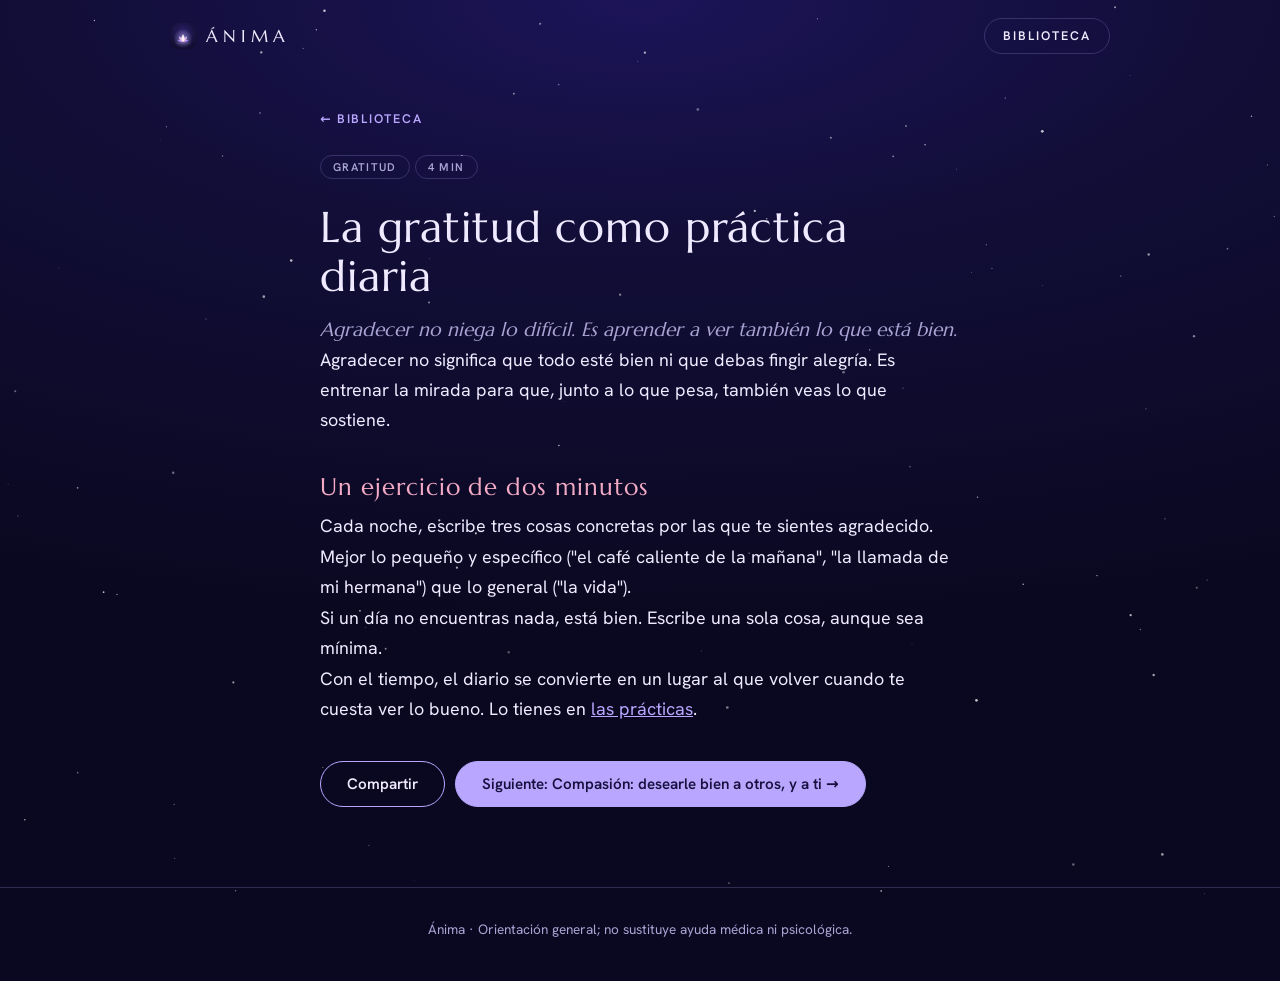
<file: articulos/gratitud-como-practica/index.html>
<!DOCTYPE html>
<html lang="es">
<head>
<meta charset="utf-8">
<meta name="viewport" content="width=device-width,initial-scale=1,viewport-fit=cover">
<title>La gratitud como práctica diaria · Ánima</title>
<meta name="description" content="Agradecer no niega lo difícil. Es aprender a ver también lo que está bien.">
<link rel="canonical" href="https://animaquieta.app/articulos/gratitud-como-practica/">
<meta property="og:title" content="La gratitud como práctica diaria"><meta property="og:description" content="Agradecer no niega lo difícil. Es aprender a ver también lo que está bien."><meta property="og:type" content="article"><meta property="og:url" content="https://animaquieta.app/articulos/gratitud-como-practica/"><meta property="og:image" content="https://animaquieta.app/icons/icon-512.png">
<meta name="theme-color" content="#0a0820">
<link rel="manifest" href="/manifest.webmanifest">
<link rel="icon" type="image/png" href="/icons/favicon-32.png">
<link rel="apple-touch-icon" href="/icons/apple-touch-icon.png">
<link rel="preload" href="/fuentes/Marcellus-400.woff2" as="font" type="font/woff2" crossorigin>
<link rel="stylesheet" href="/estilo.css">
<script type="application/ld+json">{"@context":"https://schema.org","@type":"Article","headline":"La gratitud como práctica diaria","description":"Agradecer no niega lo difícil. Es aprender a ver también lo que está bien.","inLanguage":"es","mainEntityOfPage":"https://animaquieta.app/articulos/gratitud-como-practica/","publisher":{"@type":"Organization","name":"Ánima"}}</script>
</head>
<body class="pagina-articulo">
<canvas class="estrellas" id="estrellas" aria-hidden="true"></canvas>
<header class="cab"><div class="ancho">
  <a class="marca" href="/"><img src="/icons/favicon-32.png" alt="" width="26" height="26">Ánima</a>
  <a class="btn-menu" href="/#biblioteca" style="text-decoration:none">Biblioteca</a>
</div></header>
<main><article class="lectura">
  <a href="/#biblioteca" class="volver">← Biblioteca</a>
  <p style="margin-top:18px"><span class="etiqueta">Gratitud</span> <span class="etiqueta">4 min</span> </p>
  <h1>La gratitud como práctica diaria</h1>
  <p class="entradilla">Agradecer no niega lo difícil. Es aprender a ver también lo que está bien.</p>
  <p>Agradecer no significa que todo esté bien ni que debas fingir alegría. Es entrenar la mirada para que, junto a lo que pesa, también veas lo que sostiene.</p>
<h2>Un ejercicio de dos minutos</h2>
<p>Cada noche, escribe tres cosas concretas por las que te sientes agradecido. Mejor lo pequeño y específico ("el café caliente de la mañana", "la llamada de mi hermana") que lo general ("la vida").</p>
<p>Si un día no encuentras nada, está bien. Escribe una sola cosa, aunque sea mínima.</p>
<p>Con el tiempo, el diario se convierte en un lugar al que volver cuando te cuesta ver lo bueno. Lo tienes en <a href="/#practicas">las prácticas</a>.</p>
  <div class="acciones"><button class="boton" id="compartir" type="button">Compartir</button> <a class="boton lleno" href="/articulos/compasion-metta/">Siguiente: Compasión: desearle bien a otros, y a ti →</a></div>
</article></main>
<footer><div class="ancho">Ánima · Orientación general; no sustituye ayuda médica ni psicológica.</div></footer>
<script>
document.getElementById('compartir').onclick=function(){var d={title:document.title,url:location.href};
 if(navigator.share){navigator.share(d).catch(function(){})}else if(navigator.clipboard){navigator.clipboard.writeText(d.url);this.textContent='Enlace copiado'}};
(function(){var c=document.getElementById('estrellas'),x=c.getContext('2d');if(!x)return;var D=Math.min(devicePixelRatio||1,2),W=c.width=innerWidth*D,H=c.height=innerHeight*D,n=Math.round(innerWidth*innerHeight/11000);
 x.fillStyle='#fff';for(var i=0;i<n;i++){x.globalAlpha=.3+Math.random()*.5;x.beginPath();x.arc(Math.random()*W,Math.random()*H,(Math.random()*1.1+.3)*D,0,6.3);x.fill()}})();
if('serviceWorker' in navigator)navigator.serviceWorker.register('/sw.js').catch(function(){});
</script>
</body>
</html>
</file>
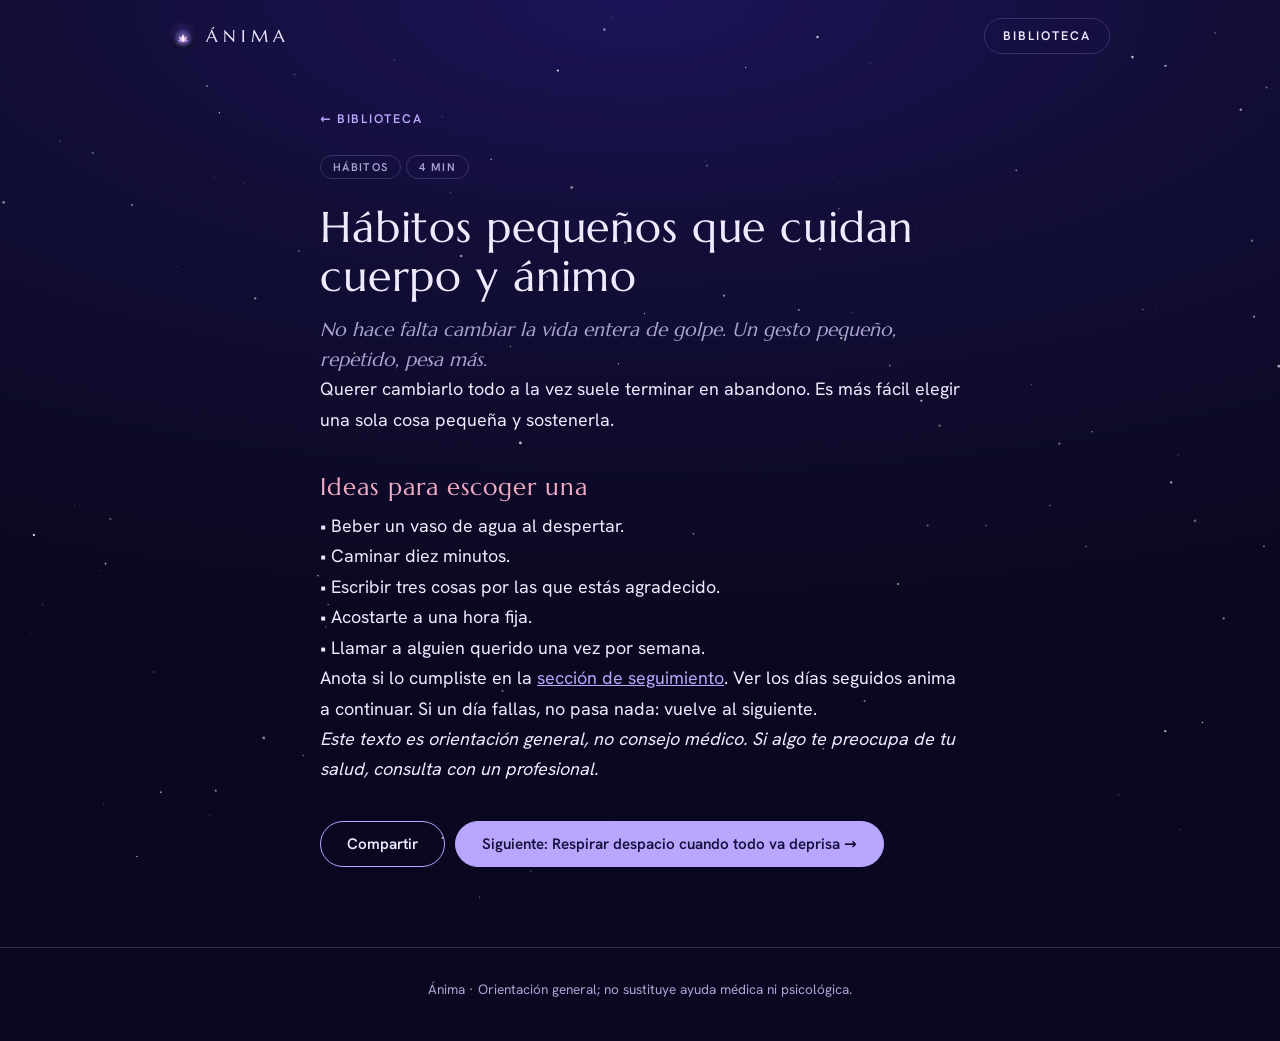
<file: articulos/habitos-pequenos/index.html>
<!DOCTYPE html>
<html lang="es">
<head>
<meta charset="utf-8">
<meta name="viewport" content="width=device-width,initial-scale=1,viewport-fit=cover">
<title>Hábitos pequeños que cuidan cuerpo y ánimo · Ánima</title>
<meta name="description" content="No hace falta cambiar la vida entera de golpe. Un gesto pequeño, repetido, pesa más.">
<link rel="canonical" href="https://animaquieta.app/articulos/habitos-pequenos/">
<meta property="og:title" content="Hábitos pequeños que cuidan cuerpo y ánimo"><meta property="og:description" content="No hace falta cambiar la vida entera de golpe. Un gesto pequeño, repetido, pesa más."><meta property="og:type" content="article"><meta property="og:url" content="https://animaquieta.app/articulos/habitos-pequenos/"><meta property="og:image" content="https://animaquieta.app/icons/icon-512.png">
<meta name="theme-color" content="#0a0820">
<link rel="manifest" href="/manifest.webmanifest">
<link rel="icon" type="image/png" href="/icons/favicon-32.png">
<link rel="apple-touch-icon" href="/icons/apple-touch-icon.png">
<link rel="preload" href="/fuentes/Marcellus-400.woff2" as="font" type="font/woff2" crossorigin>
<link rel="stylesheet" href="/estilo.css">
<script type="application/ld+json">{"@context":"https://schema.org","@type":"Article","headline":"Hábitos pequeños que cuidan cuerpo y ánimo","description":"No hace falta cambiar la vida entera de golpe. Un gesto pequeño, repetido, pesa más.","inLanguage":"es","mainEntityOfPage":"https://animaquieta.app/articulos/habitos-pequenos/","publisher":{"@type":"Organization","name":"Ánima"}}</script>
</head>
<body class="pagina-articulo">
<canvas class="estrellas" id="estrellas" aria-hidden="true"></canvas>
<header class="cab"><div class="ancho">
  <a class="marca" href="/"><img src="/icons/favicon-32.png" alt="" width="26" height="26">Ánima</a>
  <a class="btn-menu" href="/#biblioteca" style="text-decoration:none">Biblioteca</a>
</div></header>
<main><article class="lectura">
  <a href="/#biblioteca" class="volver">← Biblioteca</a>
  <p style="margin-top:18px"><span class="etiqueta">Hábitos</span> <span class="etiqueta">4 min</span> </p>
  <h1>Hábitos pequeños que cuidan cuerpo y ánimo</h1>
  <p class="entradilla">No hace falta cambiar la vida entera de golpe. Un gesto pequeño, repetido, pesa más.</p>
  <p>Querer cambiarlo todo a la vez suele terminar en abandono. Es más fácil elegir una sola cosa pequeña y sostenerla.</p>
<h2>Ideas para escoger una</h2>
<p>• Beber un vaso de agua al despertar.<br>• Caminar diez minutos.<br>• Escribir tres cosas por las que estás agradecido.<br>• Acostarte a una hora fija.<br>• Llamar a alguien querido una vez por semana.</p>
<p>Anota si lo cumpliste en la <a href="/#seguimiento">sección de seguimiento</a>. Ver los días seguidos anima a continuar. Si un día fallas, no pasa nada: vuelve al siguiente.</p>
<p><em>Este texto es orientación general, no consejo médico. Si algo te preocupa de tu salud, consulta con un profesional.</em></p>
  <div class="acciones"><button class="boton" id="compartir" type="button">Compartir</button> <a class="boton lleno" href="/articulos/respirar-para-calmarte/">Siguiente: Respirar despacio cuando todo va deprisa →</a></div>
</article></main>
<footer><div class="ancho">Ánima · Orientación general; no sustituye ayuda médica ni psicológica.</div></footer>
<script>
document.getElementById('compartir').onclick=function(){var d={title:document.title,url:location.href};
 if(navigator.share){navigator.share(d).catch(function(){})}else if(navigator.clipboard){navigator.clipboard.writeText(d.url);this.textContent='Enlace copiado'}};
(function(){var c=document.getElementById('estrellas'),x=c.getContext('2d');if(!x)return;var D=Math.min(devicePixelRatio||1,2),W=c.width=innerWidth*D,H=c.height=innerHeight*D,n=Math.round(innerWidth*innerHeight/11000);
 x.fillStyle='#fff';for(var i=0;i<n;i++){x.globalAlpha=.3+Math.random()*.5;x.beginPath();x.arc(Math.random()*W,Math.random()*H,(Math.random()*1.1+.3)*D,0,6.3);x.fill()}})();
if('serviceWorker' in navigator)navigator.serviceWorker.register('/sw.js').catch(function(){});
</script>
</body>
</html>
</file>
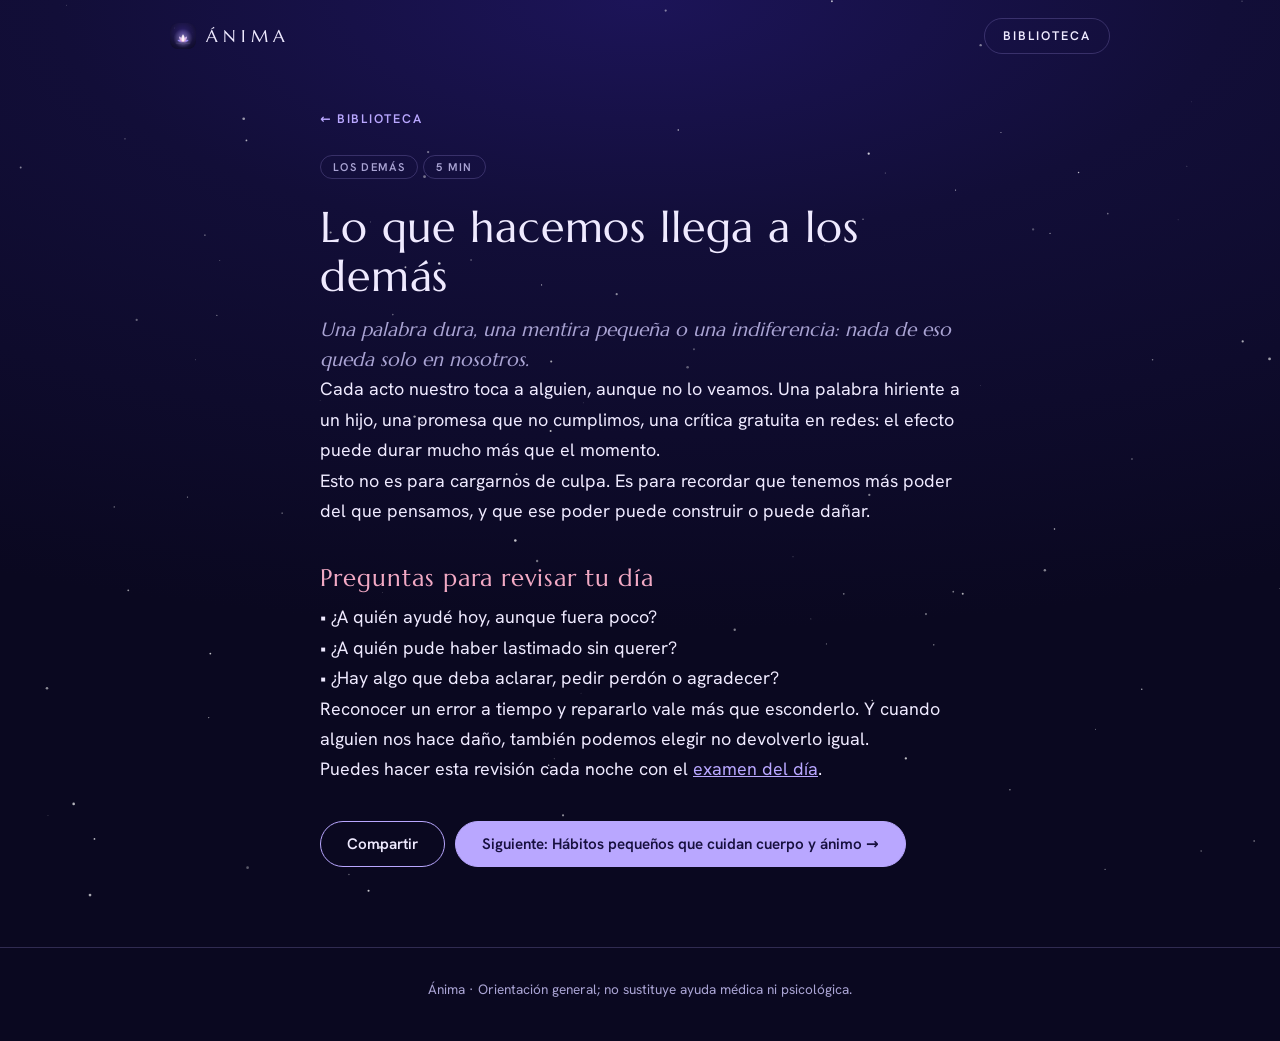
<file: articulos/lo-que-hacemos-llega-a-otros/index.html>
<!DOCTYPE html>
<html lang="es">
<head>
<meta charset="utf-8">
<meta name="viewport" content="width=device-width,initial-scale=1,viewport-fit=cover">
<title>Lo que hacemos llega a los demás · Ánima</title>
<meta name="description" content="Una palabra dura, una mentira pequeña o una indiferencia: nada de eso queda solo en nosotros.">
<link rel="canonical" href="https://animaquieta.app/articulos/lo-que-hacemos-llega-a-otros/">
<meta property="og:title" content="Lo que hacemos llega a los demás"><meta property="og:description" content="Una palabra dura, una mentira pequeña o una indiferencia: nada de eso queda solo en nosotros."><meta property="og:type" content="article"><meta property="og:url" content="https://animaquieta.app/articulos/lo-que-hacemos-llega-a-otros/"><meta property="og:image" content="https://animaquieta.app/icons/icon-512.png">
<meta name="theme-color" content="#0a0820">
<link rel="manifest" href="/manifest.webmanifest">
<link rel="icon" type="image/png" href="/icons/favicon-32.png">
<link rel="apple-touch-icon" href="/icons/apple-touch-icon.png">
<link rel="preload" href="/fuentes/Marcellus-400.woff2" as="font" type="font/woff2" crossorigin>
<link rel="stylesheet" href="/estilo.css">
<script type="application/ld+json">{"@context":"https://schema.org","@type":"Article","headline":"Lo que hacemos llega a los demás","description":"Una palabra dura, una mentira pequeña o una indiferencia: nada de eso queda solo en nosotros.","inLanguage":"es","mainEntityOfPage":"https://animaquieta.app/articulos/lo-que-hacemos-llega-a-otros/","publisher":{"@type":"Organization","name":"Ánima"}}</script>
</head>
<body class="pagina-articulo">
<canvas class="estrellas" id="estrellas" aria-hidden="true"></canvas>
<header class="cab"><div class="ancho">
  <a class="marca" href="/"><img src="/icons/favicon-32.png" alt="" width="26" height="26">Ánima</a>
  <a class="btn-menu" href="/#biblioteca" style="text-decoration:none">Biblioteca</a>
</div></header>
<main><article class="lectura">
  <a href="/#biblioteca" class="volver">← Biblioteca</a>
  <p style="margin-top:18px"><span class="etiqueta">Los demás</span> <span class="etiqueta">5 min</span> </p>
  <h1>Lo que hacemos llega a los demás</h1>
  <p class="entradilla">Una palabra dura, una mentira pequeña o una indiferencia: nada de eso queda solo en nosotros.</p>
  <p>Cada acto nuestro toca a alguien, aunque no lo veamos. Una palabra hiriente a un hijo, una promesa que no cumplimos, una crítica gratuita en redes: el efecto puede durar mucho más que el momento.</p>
<p>Esto no es para cargarnos de culpa. Es para recordar que tenemos más poder del que pensamos, y que ese poder puede construir o puede dañar.</p>
<h2>Preguntas para revisar tu día</h2>
<p>• ¿A quién ayudé hoy, aunque fuera poco?<br>• ¿A quién pude haber lastimado sin querer?<br>• ¿Hay algo que deba aclarar, pedir perdón o agradecer?</p>
<p>Reconocer un error a tiempo y repararlo vale más que esconderlo. Y cuando alguien nos hace daño, también podemos elegir no devolverlo igual.</p>
<p>Puedes hacer esta revisión cada noche con el <a href="/#ejercicios">examen del día</a>.</p>
  <div class="acciones"><button class="boton" id="compartir" type="button">Compartir</button> <a class="boton lleno" href="/articulos/habitos-pequenos/">Siguiente: Hábitos pequeños que cuidan cuerpo y ánimo →</a></div>
</article></main>
<footer><div class="ancho">Ánima · Orientación general; no sustituye ayuda médica ni psicológica.</div></footer>
<script>
document.getElementById('compartir').onclick=function(){var d={title:document.title,url:location.href};
 if(navigator.share){navigator.share(d).catch(function(){})}else if(navigator.clipboard){navigator.clipboard.writeText(d.url);this.textContent='Enlace copiado'}};
(function(){var c=document.getElementById('estrellas'),x=c.getContext('2d');if(!x)return;var D=Math.min(devicePixelRatio||1,2),W=c.width=innerWidth*D,H=c.height=innerHeight*D,n=Math.round(innerWidth*innerHeight/11000);
 x.fillStyle='#fff';for(var i=0;i<n;i++){x.globalAlpha=.3+Math.random()*.5;x.beginPath();x.arc(Math.random()*W,Math.random()*H,(Math.random()*1.1+.3)*D,0,6.3);x.fill()}})();
if('serviceWorker' in navigator)navigator.serviceWorker.register('/sw.js').catch(function(){});
</script>
</body>
</html>
</file>
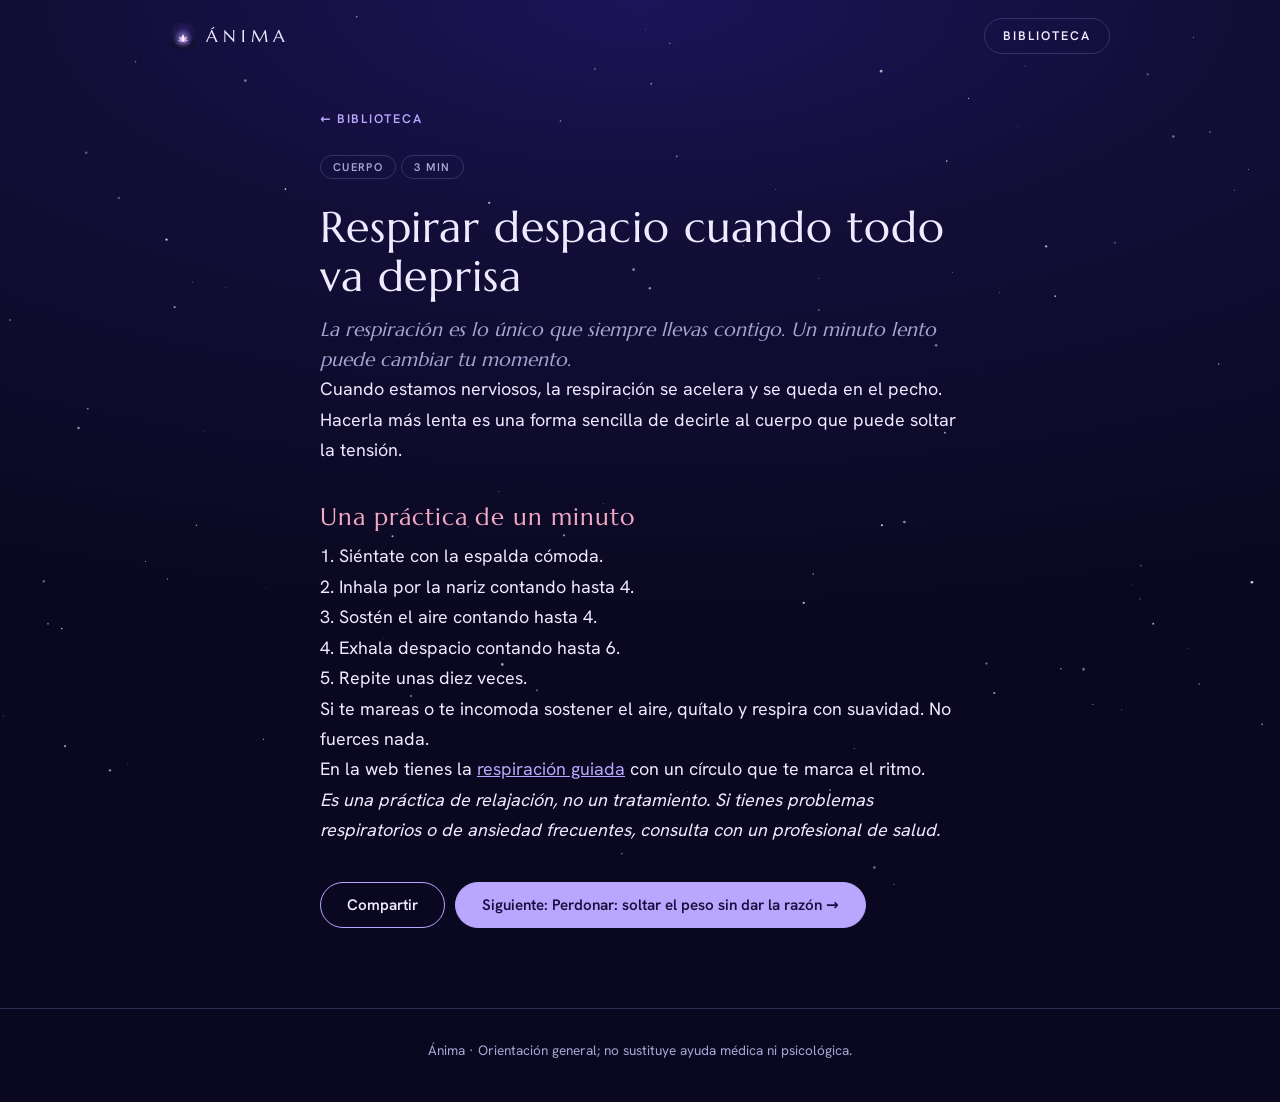
<file: articulos/respirar-para-calmarte/index.html>
<!DOCTYPE html>
<html lang="es">
<head>
<meta charset="utf-8">
<meta name="viewport" content="width=device-width,initial-scale=1,viewport-fit=cover">
<title>Respirar despacio cuando todo va deprisa · Ánima</title>
<meta name="description" content="La respiración es lo único que siempre llevas contigo. Un minuto lento puede cambiar tu momento.">
<link rel="canonical" href="https://animaquieta.app/articulos/respirar-para-calmarte/">
<meta property="og:title" content="Respirar despacio cuando todo va deprisa"><meta property="og:description" content="La respiración es lo único que siempre llevas contigo. Un minuto lento puede cambiar tu momento."><meta property="og:type" content="article"><meta property="og:url" content="https://animaquieta.app/articulos/respirar-para-calmarte/"><meta property="og:image" content="https://animaquieta.app/icons/icon-512.png">
<meta name="theme-color" content="#0a0820">
<link rel="manifest" href="/manifest.webmanifest">
<link rel="icon" type="image/png" href="/icons/favicon-32.png">
<link rel="apple-touch-icon" href="/icons/apple-touch-icon.png">
<link rel="preload" href="/fuentes/Marcellus-400.woff2" as="font" type="font/woff2" crossorigin>
<link rel="stylesheet" href="/estilo.css">
<script type="application/ld+json">{"@context":"https://schema.org","@type":"Article","headline":"Respirar despacio cuando todo va deprisa","description":"La respiración es lo único que siempre llevas contigo. Un minuto lento puede cambiar tu momento.","inLanguage":"es","mainEntityOfPage":"https://animaquieta.app/articulos/respirar-para-calmarte/","publisher":{"@type":"Organization","name":"Ánima"}}</script>
</head>
<body class="pagina-articulo">
<canvas class="estrellas" id="estrellas" aria-hidden="true"></canvas>
<header class="cab"><div class="ancho">
  <a class="marca" href="/"><img src="/icons/favicon-32.png" alt="" width="26" height="26">Ánima</a>
  <a class="btn-menu" href="/#biblioteca" style="text-decoration:none">Biblioteca</a>
</div></header>
<main><article class="lectura">
  <a href="/#biblioteca" class="volver">← Biblioteca</a>
  <p style="margin-top:18px"><span class="etiqueta">Cuerpo</span> <span class="etiqueta">3 min</span> </p>
  <h1>Respirar despacio cuando todo va deprisa</h1>
  <p class="entradilla">La respiración es lo único que siempre llevas contigo. Un minuto lento puede cambiar tu momento.</p>
  <p>Cuando estamos nerviosos, la respiración se acelera y se queda en el pecho. Hacerla más lenta es una forma sencilla de decirle al cuerpo que puede soltar la tensión.</p>
<h2>Una práctica de un minuto</h2>
<p>1. Siéntate con la espalda cómoda.<br>2. Inhala por la nariz contando hasta 4.<br>3. Sostén el aire contando hasta 4.<br>4. Exhala despacio contando hasta 6.<br>5. Repite unas diez veces.</p>
<p>Si te mareas o te incomoda sostener el aire, quítalo y respira con suavidad. No fuerces nada.</p>
<p>En la web tienes la <a href="/#ejercicios">respiración guiada</a> con un círculo que te marca el ritmo.</p>
<p><em>Es una práctica de relajación, no un tratamiento. Si tienes problemas respiratorios o de ansiedad frecuentes, consulta con un profesional de salud.</em></p>
  <div class="acciones"><button class="boton" id="compartir" type="button">Compartir</button> <a class="boton lleno" href="/articulos/el-perdon/">Siguiente: Perdonar: soltar el peso sin dar la razón →</a></div>
</article></main>
<footer><div class="ancho">Ánima · Orientación general; no sustituye ayuda médica ni psicológica.</div></footer>
<script>
document.getElementById('compartir').onclick=function(){var d={title:document.title,url:location.href};
 if(navigator.share){navigator.share(d).catch(function(){})}else if(navigator.clipboard){navigator.clipboard.writeText(d.url);this.textContent='Enlace copiado'}};
(function(){var c=document.getElementById('estrellas'),x=c.getContext('2d');if(!x)return;var D=Math.min(devicePixelRatio||1,2),W=c.width=innerWidth*D,H=c.height=innerHeight*D,n=Math.round(innerWidth*innerHeight/11000);
 x.fillStyle='#fff';for(var i=0;i<n;i++){x.globalAlpha=.3+Math.random()*.5;x.beginPath();x.arc(Math.random()*W,Math.random()*H,(Math.random()*1.1+.3)*D,0,6.3);x.fill()}})();
if('serviceWorker' in navigator)navigator.serviceWorker.register('/sw.js').catch(function(){});
</script>
</body>
</html>
</file>
<file: estilo.css>
/* anima: noche contemplativa. Un solo mundo visual oscuro, a proposito. */
@font-face{font-family:'Marcellus';src:url('/fuentes/Marcellus-400.woff2') format('woff2');font-weight:400;font-display:swap}
@font-face{font-family:'Hanken Grotesk';src:url('/fuentes/HankenGrotesk.woff2') format('woff2');font-weight:100 900;font-display:swap}
:root{
  --noche:#0a0820;--noche2:#120e38;--noche3:#1c1458;--luz:#efeaff;--suave:#aaa4d4;
  --violeta:#b9a7ff;--rosa:#f2a9c4;--borde:rgba(185,167,255,.22);--vidrio:rgba(255,255,255,.055);
  --titulo:'Marcellus','Palatino Linotype',Palatino,Georgia,serif;
  --texto:'Hanken Grotesk',system-ui,-apple-system,'Segoe UI',Roboto,sans-serif;
  color-scheme:dark;
}
*{box-sizing:border-box}
html{scroll-behavior:smooth;-webkit-text-size-adjust:100%;background:var(--noche)}
body{margin:0;color:var(--luz);font:17px/1.7 var(--texto);background:radial-gradient(120% 70% at 50% 0%,var(--noche3) 0%,var(--noche2) 38%,var(--noche) 100%) fixed;overflow-x:hidden;min-height:100vh}
h1,h2,h3{font-family:var(--titulo);font-weight:400;line-height:1.15;margin:0}
p{margin:0}
a{color:var(--violeta)}
img,svg{max-width:100%}
:focus-visible{outline:3px solid var(--rosa);outline-offset:3px;border-radius:8px}
.estrellas{position:fixed;inset:0;z-index:0;pointer-events:none;width:100%;height:100%}
main,header,footer,.sala{position:relative;z-index:1}
.ancho{max-width:980px;margin:0 auto;padding-inline:max(20px,env(safe-area-inset-left))}
.etq{font:600 .72rem/1 var(--texto);letter-spacing:.2em;text-transform:uppercase;color:var(--suave)}

/* cabecera minima + menu a pantalla completa */
.cab{position:absolute;top:0;left:0;right:0;z-index:5;padding-top:env(safe-area-inset-top)}
.cab .ancho{display:flex;align-items:center;justify-content:space-between;padding-block:18px}
.marca{font:400 1.05rem var(--titulo);letter-spacing:.3em;text-transform:uppercase;color:var(--luz);text-decoration:none;display:flex;gap:10px;align-items:center}
.marca img{border-radius:8px}
.btn-menu{background:transparent;border:1px solid var(--borde);color:var(--luz);border-radius:999px;padding:9px 18px;font:600 .78rem var(--texto);letter-spacing:.16em;text-transform:uppercase;cursor:pointer}
.btn-menu:hover{background:var(--vidrio)}
.menu{position:fixed;inset:0;z-index:50;background:radial-gradient(100% 70% at 50% 0%,var(--noche3),var(--noche) 80%);display:flex;flex-direction:column;align-items:center;justify-content:center;gap:6px;padding:24px;opacity:0;visibility:hidden;transition:opacity .4s,visibility .4s}
.menu.abierto{opacity:1;visibility:visible}
.menu a{font:400 clamp(1.7rem,6vw,2.6rem) var(--titulo);letter-spacing:.14em;text-transform:uppercase;text-decoration:none;color:var(--luz);padding:8px 14px;transition:color .2s,letter-spacing .3s}
.menu a:hover{color:var(--rosa);letter-spacing:.2em}
.cerrar{position:absolute;top:calc(18px + env(safe-area-inset-top));right:20px}

/* portada */
.hero{position:relative;min-height:100svh;display:flex;flex-direction:column;align-items:center;justify-content:center;text-align:center;gap:18px;padding:90px 20px 60px}
.mandala{width:min(380px,78vw);aspect-ratio:1;filter:drop-shadow(0 0 30px rgba(185,167,255,.25))}
.mandala .g1{animation:gira 120s linear infinite;transform-origin:0 0}
.mandala .g2{animation:gira 80s linear infinite reverse;transform-origin:0 0}
@keyframes gira{to{transform:rotate(360deg)}}
.hero h1{font-size:clamp(2.4rem,9vw,4.4rem);letter-spacing:.26em;text-transform:uppercase;margin-right:-.26em}
.hero p{color:var(--suave);max-width:36ch;font-size:1.05rem}
.botones{display:flex;gap:12px;flex-wrap:wrap;justify-content:center;margin-top:6px}
.boton{display:inline-flex;align-items:center;justify-content:center;gap:8px;border:1px solid var(--violeta);background:transparent;color:var(--luz);padding:12px 26px;border-radius:999px;font:600 .95rem var(--texto);cursor:pointer;text-decoration:none;transition:background .2s,transform .2s,box-shadow .2s}
.boton:hover{background:rgba(185,167,255,.14);transform:translateY(-2px)}
.boton.lleno{background:var(--violeta);color:#17103f}
.boton.lleno:hover{background:#cbbcff;box-shadow:0 8px 30px rgba(185,167,255,.35)}
.boton:disabled{opacity:.5;cursor:default;transform:none}
.baja{position:absolute;bottom:22px;left:50%;transform:translateX(-50%);color:var(--suave);font-size:.75rem;letter-spacing:.2em;text-transform:uppercase;text-decoration:none}

section{padding:64px 0}
.enc{text-align:center;margin-bottom:34px;display:flex;flex-direction:column;gap:12px;align-items:center}
.enc h2{font-size:clamp(1.7rem,5vw,2.5rem);letter-spacing:.06em}
.enc p{color:var(--suave);max-width:52ch}
.vidrio{background:var(--vidrio);border:1px solid var(--borde);border-radius:22px;backdrop-filter:blur(6px);-webkit-backdrop-filter:blur(6px)}

/* hoy */
.hoy{display:grid;grid-template-columns:repeat(3,minmax(0,1fr));gap:14px}
@media(max-width:820px){.hoy{grid-template-columns:minmax(0,1fr)}}
.tile{padding:22px;display:flex;flex-direction:column;gap:12px;min-width:0}
.tile h3{font-size:1.45rem}
.tile p{color:var(--suave);font-size:.95rem}
.luna-fila{display:flex;align-items:center;gap:16px}
.luna-fila svg{width:64px;height:64px;flex:none}
.carta{perspective:900px}
.carta-i{background:linear-gradient(160deg,rgba(185,167,255,.2),rgba(242,169,196,.12));border:1px solid var(--borde);border-radius:16px;padding:18px;min-height:170px;display:flex;flex-direction:column;gap:8px}
.carta-i h4{margin:0;font:400 1.5rem var(--titulo);letter-spacing:.12em;text-transform:uppercase;color:var(--rosa)}
.carta-i .f{font-size:1.02rem;line-height:1.5}
.carta-i .q{font-size:.9rem;color:var(--suave);font-style:italic}
.carta-i.voltea{animation:voltea .7s ease}
@keyframes voltea{from{opacity:0;transform:rotateY(80deg)}to{opacity:1;transform:none}}
.nota{font-size:.84rem;color:var(--suave)}
input,textarea,select{width:100%;padding:12px 14px;border:1px solid var(--borde);border-radius:14px;background:rgba(10,8,32,.55);color:var(--luz);font:inherit;margin:6px 0}
input::placeholder,textarea::placeholder{color:#7f79ad}
input:focus,textarea:focus,select:focus{border-color:var(--violeta);outline:none;box-shadow:0 0 0 3px rgba(185,167,255,.2)}
label{display:block;font:600 .85rem var(--texto);color:var(--suave);margin-top:10px}

/* practicas: tiras deslizables */
.tiras{display:flex;gap:14px;overflow-x:auto;scroll-snap-type:x mandatory;padding:6px max(20px,calc((100vw - 980px)/2)) 18px;scrollbar-width:none;-webkit-overflow-scrolling:touch}
.tiras::-webkit-scrollbar{display:none}
.prac{flex:0 0 min(260px,74vw);scroll-snap-align:center;padding:24px;display:flex;flex-direction:column;gap:12px;text-align:left;cursor:pointer;color:inherit;font:inherit;transition:transform .25s,border-color .25s,background .25s}
.prac:hover{transform:translateY(-6px);border-color:var(--violeta);background:rgba(185,167,255,.1)}
.prac svg{width:46px;height:46px;stroke:var(--violeta);fill:none;stroke-width:1.4;stroke-linecap:round;stroke-linejoin:round}
.prac h3{font-size:1.4rem;letter-spacing:.06em}
.prac p{color:var(--suave);font-size:.93rem}
.prac .dur{margin-top:auto;font:600 .72rem var(--texto);letter-spacing:.16em;text-transform:uppercase;color:var(--rosa)}

/* sala (practica a pantalla completa) */
.sala{position:fixed;inset:0;z-index:60;background:radial-gradient(100% 80% at 50% 20%,var(--noche3),var(--noche) 85%);overflow-y:auto;opacity:0;visibility:hidden;transition:opacity .45s,visibility .45s;padding:calc(70px + env(safe-area-inset-top)) 20px calc(40px + env(safe-area-inset-bottom))}
.sala.abierta{opacity:1;visibility:visible}
.sala .panel{max-width:560px;margin:0 auto;text-align:center;display:flex;flex-direction:column;align-items:center;gap:14px}
.sala .panel[hidden]{display:none}
.sala h2{font-size:clamp(1.8rem,6vw,2.5rem);letter-spacing:.1em;text-transform:uppercase}
.sala .panel>p{color:var(--suave)}
.sala label{text-align:left;align-self:stretch}
.sala textarea,.sala input{text-align:left}
.selector{display:flex;gap:8px;flex-wrap:wrap;justify-content:center}
.chip{border:1px solid var(--borde);background:transparent;color:var(--suave);border-radius:999px;padding:8px 18px;font:600 .85rem var(--texto);cursor:pointer}
.chip[aria-pressed="true"]{background:var(--violeta);border-color:var(--violeta);color:#17103f}
.loto{position:relative;width:min(280px,66vw);aspect-ratio:1;display:grid;place-items:center}
.loto svg{position:absolute;inset:0;width:100%;height:100%;transition:transform 4s ease-in-out;filter:drop-shadow(0 0 28px rgba(185,167,255,.4))}
.loto b{position:absolute;left:0;right:0;bottom:2%;text-align:center;font:400 1.3rem var(--titulo);letter-spacing:.22em;text-transform:uppercase;color:var(--luz)}
.reloj{font:400 clamp(3rem,14vw,4.6rem) var(--titulo);letter-spacing:.06em;font-variant-numeric:tabular-nums}
.suelta{position:relative;width:100%;min-height:140px}
.suelta.soltando textarea::placeholder{color:transparent}
.suelta .vuela{position:absolute;inset:0;padding:12px 14px;border-radius:14px;text-align:left;white-space:pre-wrap;word-break:break-word;pointer-events:none;color:var(--luz);animation:disuelve 5s ease-in forwards}
@keyframes disuelve{0%{opacity:1;transform:none;filter:blur(0)}100%{opacity:0;transform:translateY(-90px) scale(1.04);filter:blur(14px)}}

/* lecturas */
.lec-aviso{max-width:760px;margin:0 auto 22px;font-size:.92rem}
.lec-form{max-width:560px;margin:0 auto 30px}
.lec-form label{margin-top:12px}
.lec-check{display:flex!important;align-items:center;gap:10px;color:var(--luz)!important;font-weight:400!important;margin:16px 0 4px}
.lec-check input{width:auto;margin:0;accent-color:var(--violeta)}
.lec-palma{margin-top:14px;border:1px solid var(--borde);border-radius:14px;padding:12px 16px}
.lec-palma summary{cursor:pointer;font-weight:600;color:var(--violeta)}
.lec-resumen{text-align:center;margin-bottom:10px}
.lec-resumen h3{font-size:1.7rem;margin-bottom:12px}
.lec-cuerpo{align-items:start;display:grid;grid-template-columns:repeat(auto-fill,minmax(300px,1fr));gap:16px;margin-top:18px}
.lec-card,.lec-coin{padding:22px;display:flex;flex-direction:column;gap:10px;min-width:0}
.lec-card header{display:flex;gap:14px;align-items:center}
.lec-simb{width:46px;height:46px;border-radius:50%;border:1px solid var(--borde);display:grid;place-items:center;font:400 1.4rem var(--titulo);color:var(--rosa);flex:none}
.lec-card h4{margin:0;font:400 1.25rem var(--titulo);letter-spacing:.04em}
.lec-card small{color:var(--suave);font-size:.75rem;letter-spacing:.04em}
.lec-item b{display:block;font-weight:600;color:var(--luz)}
.lec-item p{color:var(--suave);font-size:.95rem}
.lec-q{color:var(--rosa);font-size:.92rem;font-style:italic}
.lec-nota{color:var(--suave);font-size:.8rem;border-top:1px solid var(--borde);padding-top:10px}
.lec-coin{grid-column:1/-1}
.lec-coin h3{font-size:1.4rem}
.lec-coin ul{margin:0;padding-left:1.1em;color:var(--suave)}
.lec-coin li b{color:var(--luz)}
/* lecturas fase 2: tradiciones elegidas, marcas y resultado */
.lec-sr{position:absolute;width:1px;height:1px;padding:0;margin:-1px;overflow:hidden;clip:rect(0 0 0 0);white-space:nowrap;border:0}
.lec-trads{margin:16px 0 0;border:1px solid var(--borde);border-radius:14px;padding:12px 16px;min-width:0}
.lec-trads legend{font-weight:600;color:var(--violeta);padding:0 6px}
.lec-trads>.nota{margin:4px 0 8px}
.lec-trads-lista{display:grid;grid-template-columns:repeat(auto-fill,minmax(220px,1fr));gap:6px 18px;margin-bottom:8px}
.lec-trad{min-width:0}
.lec-trad[hidden]{display:none}
.lec-trad label{display:flex;align-items:center;gap:10px;margin:0;color:var(--luz);font-weight:400;font-size:.95rem}
.lec-trad details{margin:0 0 4px 28px;font-size:.84rem;color:var(--suave)}
.lec-trad summary{cursor:pointer;color:var(--suave);text-decoration:underline;text-underline-offset:3px;width:max-content;max-width:100%}
.lec-trad details p{margin:4px 0 6px}
.lec-trad input,.lec-marca input{width:auto;margin:0;padding:0;flex:none;accent-color:var(--violeta)}
.lec-trad input:focus-visible,.lec-marca input:focus-visible{outline:2px solid var(--rosa);outline-offset:2px}
.lec-marca{border:0;padding:0;margin:8px 0 0;min-width:0;display:flex;flex-wrap:wrap;gap:4px 14px;align-items:center}
.lec-marca legend{float:left;width:100%;padding:0;margin-bottom:2px;font-size:.8rem;color:var(--suave)}
.lec-marca label{display:inline-flex;align-items:center;gap:6px;margin:0;font-weight:400;font-size:.86rem;color:var(--luz);cursor:pointer}
.lec-incierto{margin-top:6px;font-size:.8rem;color:var(--suave);font-style:italic}
#lec-panel{margin-top:18px}
#lec-panel .lec-cuerpo{margin-top:0}
.lec-coin{margin-top:16px}
.lec-coin[hidden]{display:none}
.lec-parte h4{margin:6px 0 4px;font:600 .95rem var(--texto);color:var(--violeta);letter-spacing:.02em}
.lec-parte+.lec-parte{border-top:1px solid var(--borde);padding-top:10px;margin-top:4px}
.lec-coin li{margin:2px 0}
.lec-desc,.lec-fams{color:var(--suave);font-size:.85rem}
.lec-concl{margin-top:10px;padding:12px 14px;border-left:3px solid var(--violeta);border-radius:6px;background:var(--vidrio);color:var(--luz);font-size:.95rem;line-height:1.6}
.lec-vacia{grid-column:1/-1;text-align:center}
.chip[aria-selected="true"]{background:var(--violeta);border-color:var(--violeta);color:#17103f}

/* tradiciones */
.trad{display:flex;flex-direction:column;gap:10px;max-width:720px;margin:0 auto}
.trad details{padding:0}
.trad summary{cursor:pointer;list-style:none;padding:18px 22px;display:flex;justify-content:space-between;align-items:center;gap:12px;font:400 1.3rem var(--titulo);letter-spacing:.05em}
.trad summary::-webkit-details-marker{display:none}
.trad summary::after{content:"+";color:var(--violeta);font:300 1.6rem var(--texto);transition:transform .3s}
.trad details[open] summary::after{transform:rotate(45deg)}
.trad summary small{display:block;font:600 .7rem var(--texto);letter-spacing:.16em;text-transform:uppercase;color:var(--rosa);margin-top:2px}
.trad .c{padding:0 22px 20px;color:var(--suave);display:flex;flex-direction:column;gap:10px}

/* biblioteca */
.lista{max-width:760px;margin:0 auto}
.lista a{display:grid;grid-template-columns:1fr auto;gap:2px 16px;padding:20px 6px;border-top:1px solid var(--borde);text-decoration:none;color:var(--luz);transition:padding .25s,background .25s}
.lista a:last-child{border-bottom:1px solid var(--borde)}
.lista a:hover{padding-left:16px;background:var(--vidrio)}
.lista h3{font-size:1.35rem;letter-spacing:.03em}
.lista .m{font:600 .72rem var(--texto);letter-spacing:.14em;text-transform:uppercase;color:var(--rosa);align-self:center;white-space:nowrap}
.lista p{grid-column:1/-1;color:var(--suave);font-size:.95rem}
.borr{color:#f3d4a8}

/* velas */
.velas{display:grid;grid-template-columns:repeat(auto-fill,minmax(210px,1fr));gap:16px;margin-top:26px}
.vela{padding:18px;display:flex;flex-direction:column;align-items:center;gap:8px;text-align:center}
.llama{width:14px;height:24px;border-radius:50% 50% 50% 50%/65% 65% 35% 35%;background:radial-gradient(circle at 50% 70%,#fff,#ffe1ef 40%,#f2a9c4);box-shadow:0 0 18px 6px rgba(242,169,196,.45);animation:parpadea 3s ease-in-out infinite}
.cera{width:14px;height:34px;background:linear-gradient(#efeaff,#aaa4d4);border-radius:3px}
@keyframes parpadea{0%,100%{transform:scale(1) rotate(-1deg)}50%{transform:scale(1.08,.94) rotate(1.5deg)}}
.vela p{font-size:.95rem}
.vela small{color:var(--suave);font-size:.75rem}

/* mi practica */
.practica{display:grid;grid-template-columns:minmax(0,1fr);gap:16px;max-width:760px;margin:0 auto}
.habito{display:flex;justify-content:space-between;align-items:center;gap:12px;padding:16px 0;border-bottom:1px solid var(--borde)}
.habito:last-child{border:0}
.habito .n{font-weight:600}
.lunas{display:flex;gap:5px;margin-top:8px}
.lunas i{width:12px;height:12px;border-radius:50%;border:1px solid var(--violeta);display:block}
.lunas i.si{background:var(--luz);border-color:var(--luz);box-shadow:0 0 8px rgba(239,234,255,.6)}
.racha{font:600 .78rem var(--texto);color:var(--rosa);letter-spacing:.06em}
.check{width:46px;height:46px;flex:none;border-radius:50%;border:1.5px solid var(--borde);background:transparent;color:transparent;cursor:pointer;font-size:1.2rem}
.check.hecho{background:var(--violeta);border-color:var(--violeta);color:#17103f}
.quitar{border:0;background:transparent;color:var(--suave);cursor:pointer;padding:10px}
.fila{display:flex;gap:8px}.fila input{margin:0}
.entrada{padding:12px 0;border-bottom:1px solid var(--borde)}
.entrada:last-child{border:0}.entrada small{color:var(--suave)}
.aviso{font-size:.86rem;color:var(--suave);border-left:3px solid var(--rosa);padding:10px 14px;border-radius:6px;background:var(--vidrio);margin:18px auto;max-width:760px}
.oculto{display:none!important}
.instalar{text-align:center;padding:36px 22px;max-width:760px;margin:0 auto}
.instalar img{border-radius:22px;box-shadow:0 0 40px rgba(185,167,255,.3);margin-bottom:10px}
.pasos{display:grid;grid-template-columns:repeat(auto-fit,minmax(230px,1fr));gap:12px;margin-top:20px;text-align:left}
.pasos div{padding:16px 18px;border:1px solid var(--borde);border-radius:16px}
.pasos h3{font-size:1.1rem;margin-bottom:6px}
.pasos p{color:var(--suave);font-size:.92rem}
footer{border-top:1px solid var(--borde);padding:30px 0 40px;text-align:center;color:var(--suave);font-size:.85rem}
.pie-enlaces{margin-top:6px}.pie-enlaces a{display:inline-block;padding:8px 12px}
.mis-velas{max-width:560px;margin:18px auto 0}
.mi-vela{display:flex;align-items:center;justify-content:space-between;gap:12px;padding:12px 0;border-bottom:1px solid var(--borde)}
.mi-vela:last-child{border:0}
.mi-vela div{min-width:0;flex:1}.mi-vela p{color:var(--luz);overflow-wrap:anywhere}.mi-vela small{color:var(--suave);font-size:.75rem;overflow-wrap:anywhere}
.mi-vela .boton{padding:8px 16px;font-size:.85rem;flex:none}
.mis-ok{max-width:560px;margin:10px auto 0;text-align:center}.mis-ok:empty{display:none}
.com-avisos{max-width:560px;margin:0 auto 18px}.com-avisos .aviso{margin:0 0 10px;max-width:none}.com-avisos .nota{margin:0;text-align:center}

/* articulo */
.pagina-articulo .cab{position:relative}
.lectura{max-width:680px;margin:0 auto;padding:30px 20px 80px;font-size:1.12rem;position:relative;z-index:1}
.lectura h1{font-size:clamp(1.9rem,6vw,2.7rem);margin:.5em 0 .3em;letter-spacing:.02em}
.lectura h2{font-size:1.5rem;margin:1.6em 0 .4em;color:var(--rosa);letter-spacing:.04em}
.entradilla{font:italic 1.2rem/1.55 var(--titulo);color:var(--suave)}
.volver{font:600 .78rem var(--texto);letter-spacing:.14em;text-transform:uppercase;text-decoration:none}
.etiqueta{display:inline-block;font:600 .7rem var(--texto);letter-spacing:.12em;text-transform:uppercase;padding:4px 12px;border-radius:999px;border:1px solid var(--borde);color:var(--suave)}
.acciones{display:flex;gap:10px;flex-wrap:wrap;margin-top:36px}

.aparece{opacity:0;transform:translateY(20px);transition:opacity .9s ease,transform .9s ease}
.aparece.visto{opacity:1;transform:none}
@media(prefers-reduced-motion:reduce){*{animation:none!important;transition:none!important}.aparece{opacity:1;transform:none}html{scroll-behavior:auto}}

/* capa cuba */
.pagina-cuba main{padding-bottom:70px;position:relative;z-index:1}
.cuba-nav{position:sticky;top:0;z-index:4;display:flex;gap:6px;overflow-x:auto;padding:10px 2px;margin:0 -2px;background:color-mix(in srgb,var(--noche) 88%,transparent);backdrop-filter:blur(8px);-webkit-backdrop-filter:blur(8px);scrollbar-width:none}
.cuba-nav::-webkit-scrollbar{display:none}
.cuba-nav a{flex:none;border:1px solid var(--borde);border-radius:999px;padding:7px 15px;text-decoration:none;color:var(--suave);font:600 .8rem var(--texto)}
.cuba-nav a:hover{color:var(--luz);border-color:var(--violeta)}
.cuba-sec{padding:44px 0 10px;scroll-margin-top:60px}
.cuba-grid{display:grid;grid-template-columns:repeat(auto-fill,minmax(270px,1fr));gap:14px}
.cuba-card{padding:20px;display:flex;flex-direction:column;gap:8px;min-width:0}
.cuba-card header{display:flex;justify-content:space-between;align-items:center;gap:8px;flex-wrap:wrap}
.cuba-card h3{font-size:1.35rem}
.cuba-card dl{margin:0;display:grid;grid-template-columns:auto 1fr;gap:4px 12px;font-size:.93rem}
.cuba-card dt{color:var(--suave)}
.cuba-card dd{margin:0}
.cuba-buscar{max-width:420px;margin:0 auto 18px}
.cuba-tabla{width:100%;border-collapse:collapse;font-size:.92rem;min-width:560px}
.cuba-tabla th,.cuba-tabla td{text-align:left;padding:10px 12px;border-bottom:1px solid var(--borde)}
.cuba-tabla th{font:600 .72rem var(--texto);letter-spacing:.14em;text-transform:uppercase;color:var(--suave)}
.tabla-scroll{overflow-x:auto;max-width:100%}
.cuba-letra{max-width:560px;margin:16px auto}
.cuba-frase{font:400 1.3rem/1.4 var(--titulo);color:var(--rosa);margin:6px 0}
.cuba-tirada{max-width:560px;margin:18px auto 0;text-align:center;display:flex;flex-direction:column;gap:12px;align-items:center}
.cuba-conchas{display:flex;flex-wrap:wrap;gap:8px;justify-content:center;max-width:320px}
.cuba-conchas p{flex-basis:100%}
.cuba-conchas i{width:26px;height:34px;border-radius:50%;display:block;border:1.5px solid var(--violeta)}
.cuba-conchas i.abierto{background:radial-gradient(ellipse at 50% 50%,#2a1f6b 0 18%,var(--luz) 20%);}
.cuba-conchas i.cerrado{background:linear-gradient(160deg,var(--luz),#b9a7ff)}
#cuba-res{width:100%;text-align:left}
.cuba-fuentes{max-width:760px;margin:0 auto 16px;color:var(--suave);padding-left:1.3em}
.cuba-fuentes li{margin:6px 0}
sup a{text-decoration:none;font-size:.7rem;padding:0 2px}
.pagina-cuba .aviso{max-width:760px}
.pagina-cuba .vidrio{min-width:0}

/* i ching */
.lec-iching{max-width:620px;margin:34px auto 0;display:flex;flex-direction:column;gap:10px}
.lec-iching h3{font-size:1.5rem}
.ic-par{display:grid;grid-template-columns:repeat(auto-fit,minmax(240px,1fr));gap:14px}
.ic-ficha{padding:18px;display:flex;flex-direction:column;align-items:center;gap:6px;text-align:center}
.ic-q{font:italic 1.1rem var(--titulo);color:var(--rosa)}
.hx{display:flex;flex-direction:column;gap:7px;width:120px;margin:8px 0}
.hx-l{position:relative;display:flex;justify-content:space-between;height:9px}
.hx-l i{display:block;height:100%;background:var(--luz);border-radius:3px;flex:1}
.hx-l.yin i{flex:0 0 44%}
.hx-l b{position:absolute;right:-22px;top:-8px;font-size:.9rem;color:var(--rosa);font-weight:400}

/* capa cuba en portada */
.capa-banner{position:fixed;left:12px;right:12px;bottom:calc(14px + env(safe-area-inset-bottom));max-width:520px;margin:0 auto;z-index:40;padding:16px 18px;display:flex;gap:10px;align-items:center;flex-wrap:wrap;justify-content:center;text-align:center;background:rgba(18,14,56,.94)}
.capa-banner p{flex-basis:100%;font-size:.92rem}
.capa-estado{margin-top:14px;font-size:.8rem;padding:8px 18px}
.cuba-teaser{max-width:760px;margin:0 auto;padding:26px;text-align:center;display:flex;flex-direction:column;gap:12px;align-items:center}
</file>
